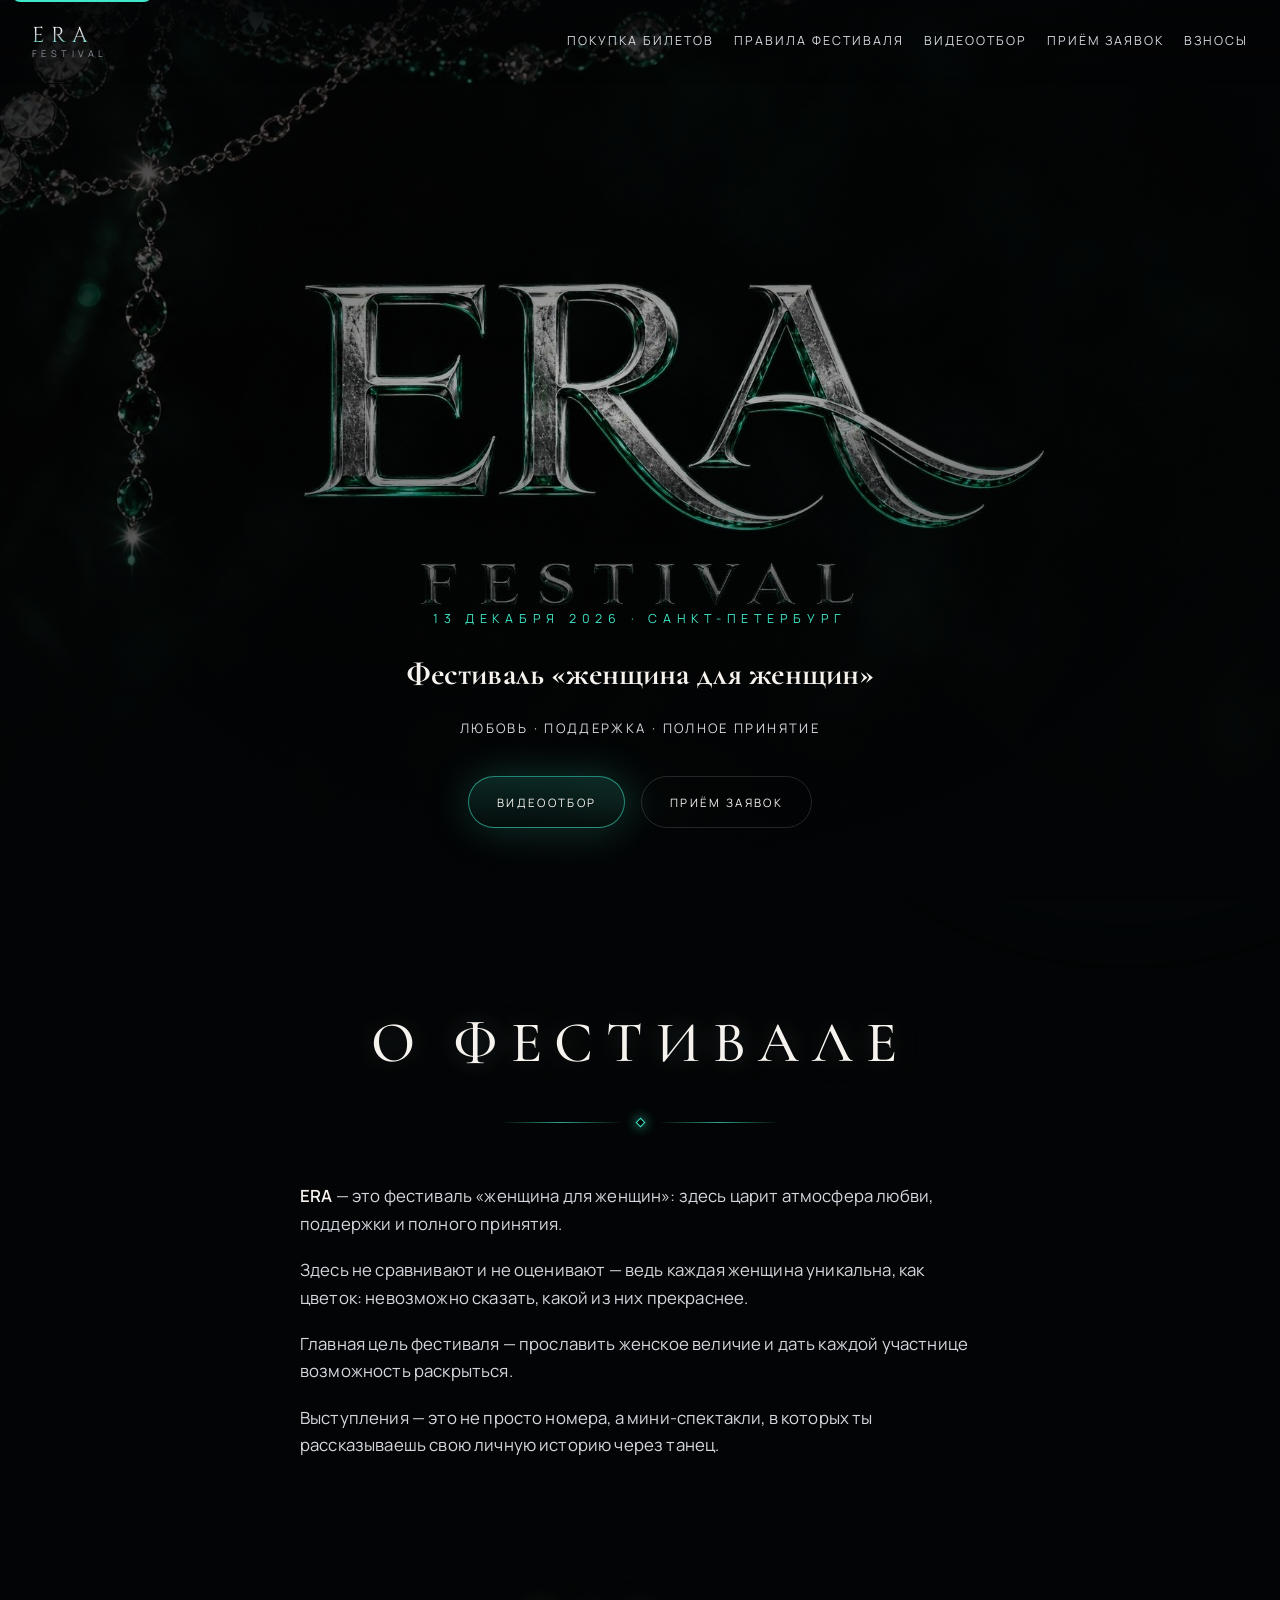
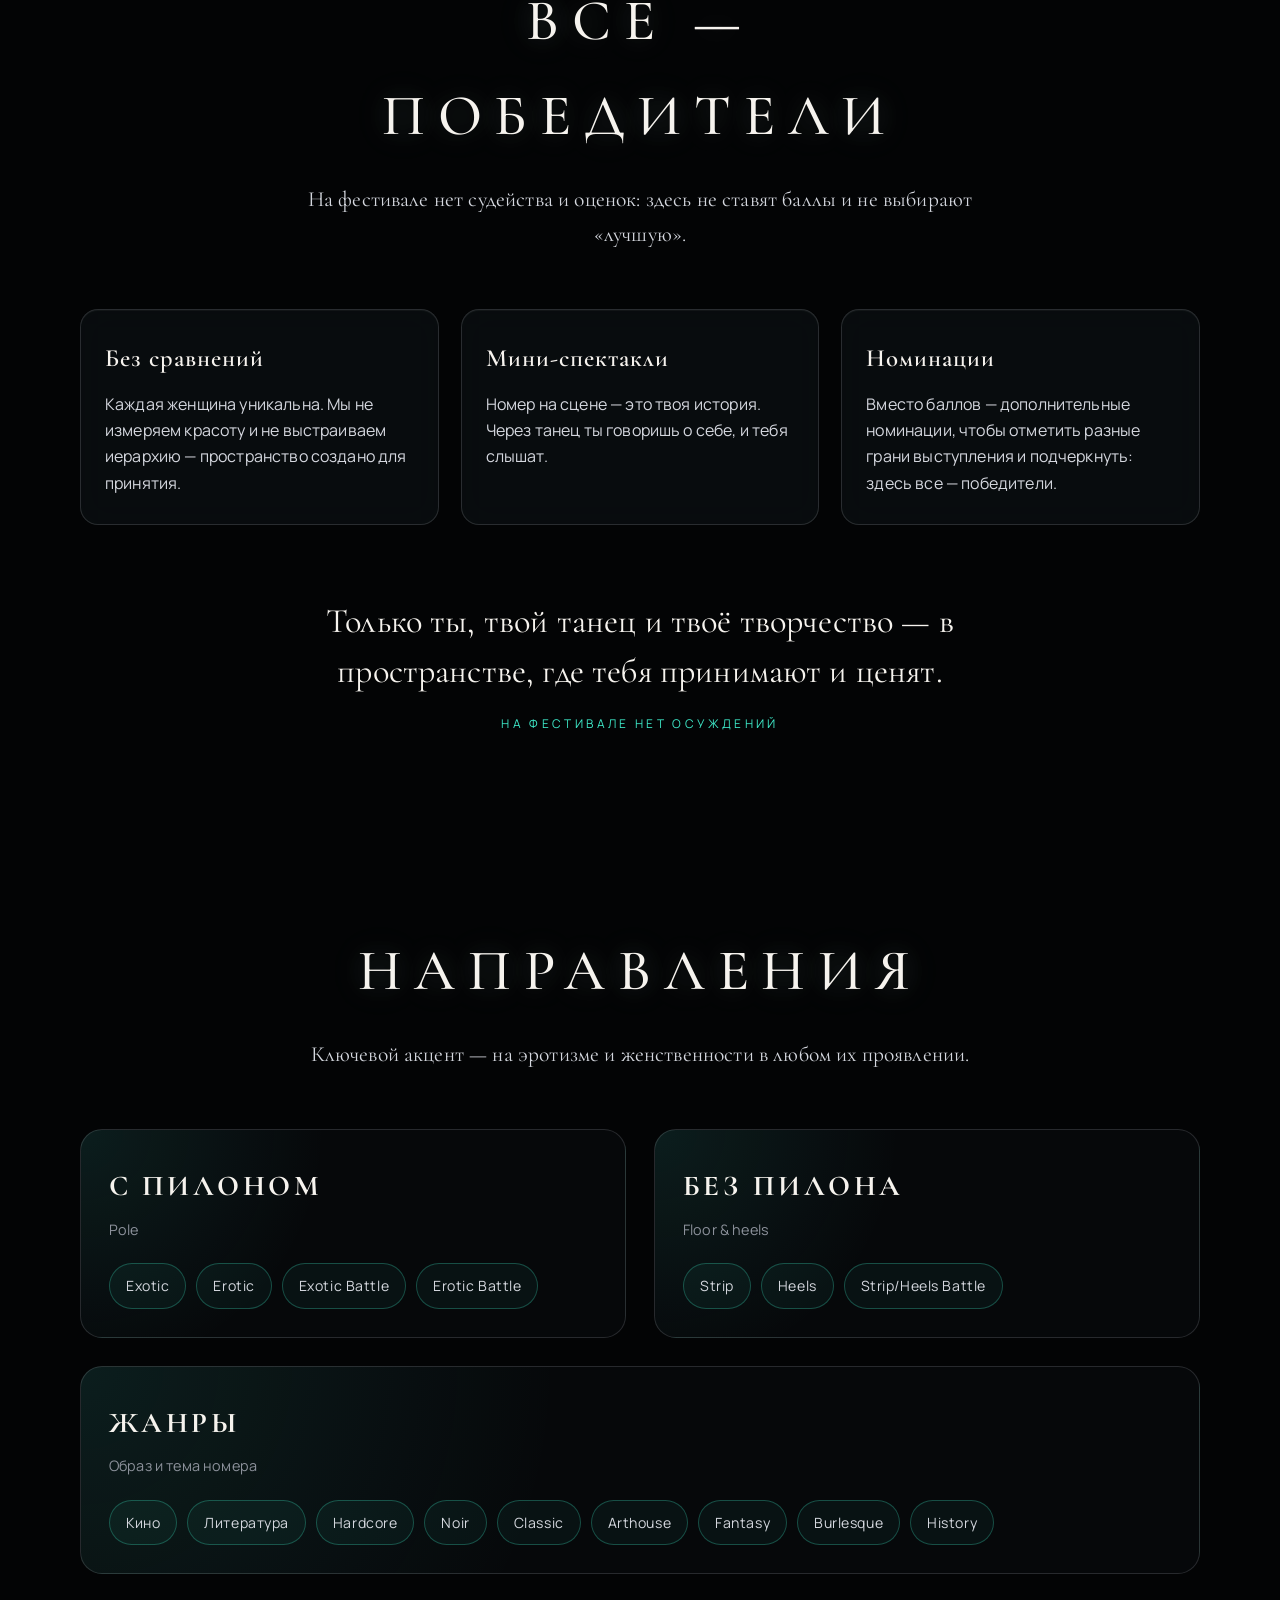
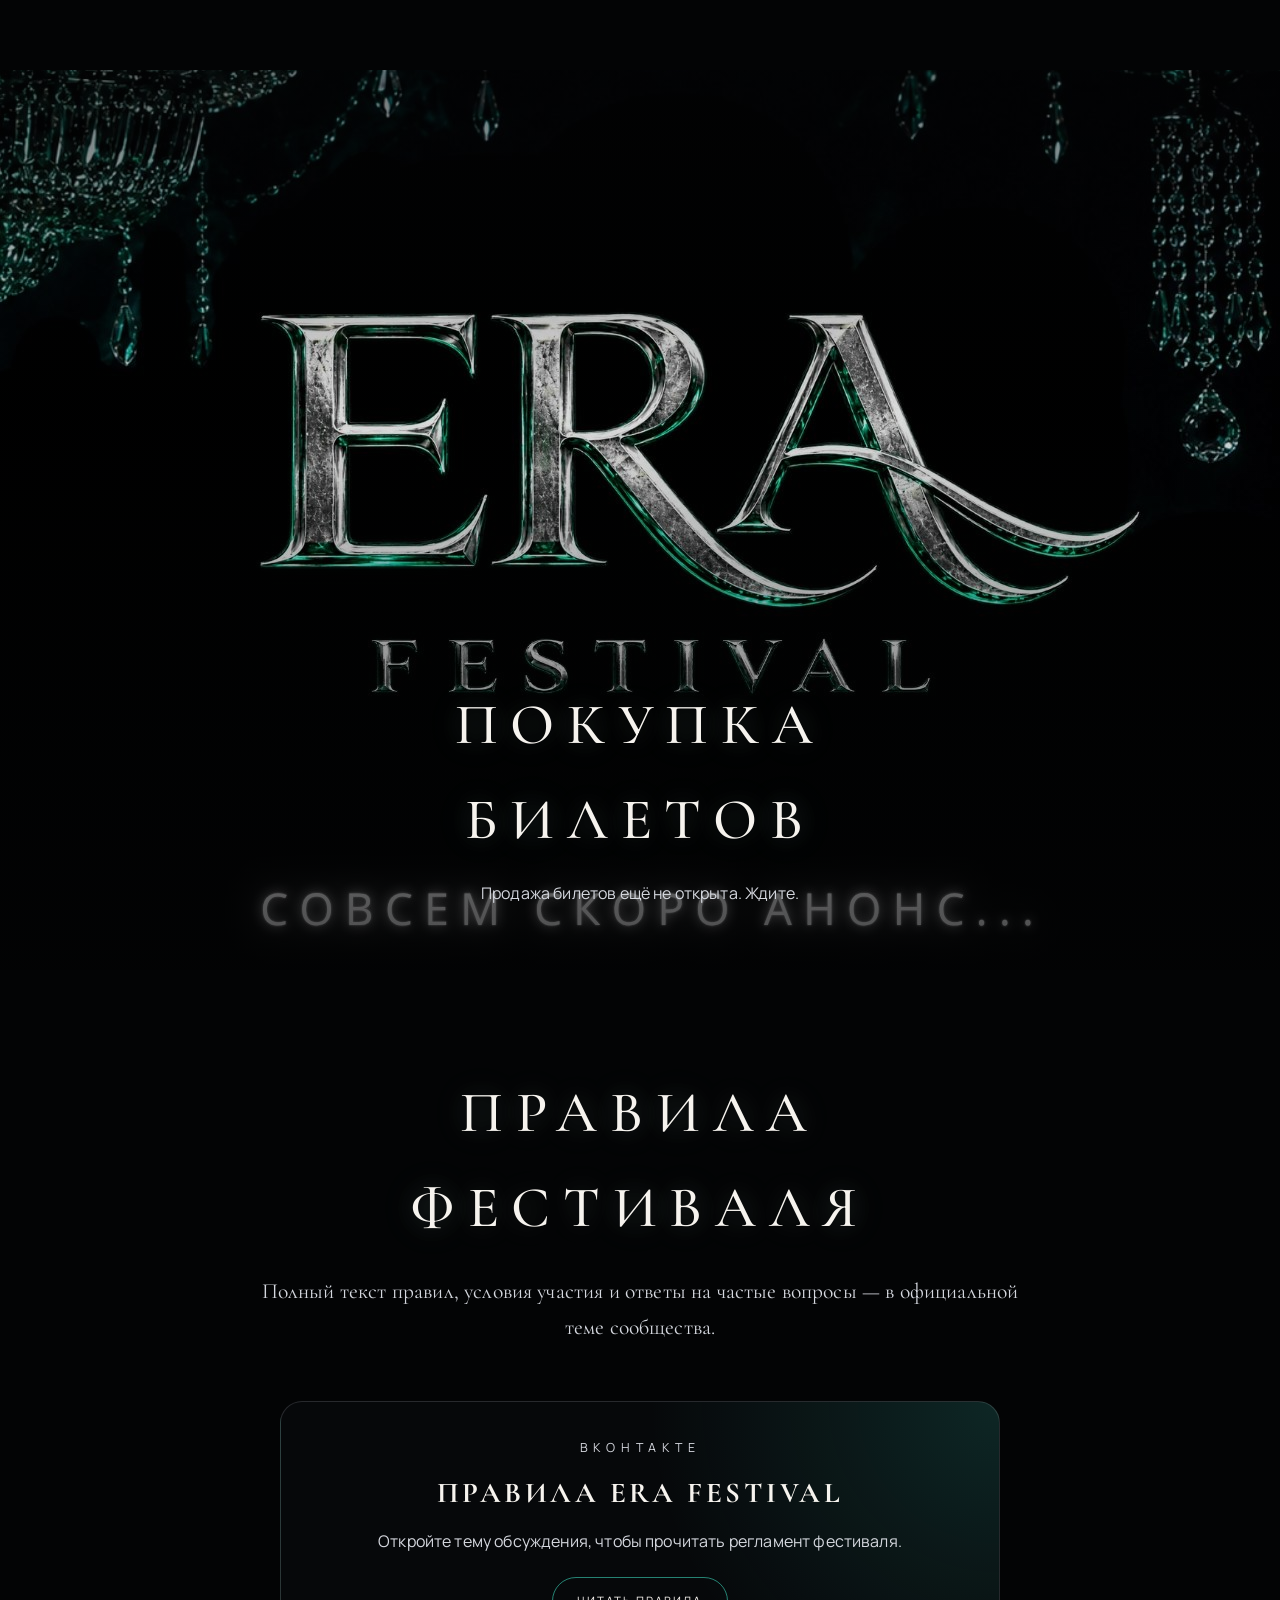
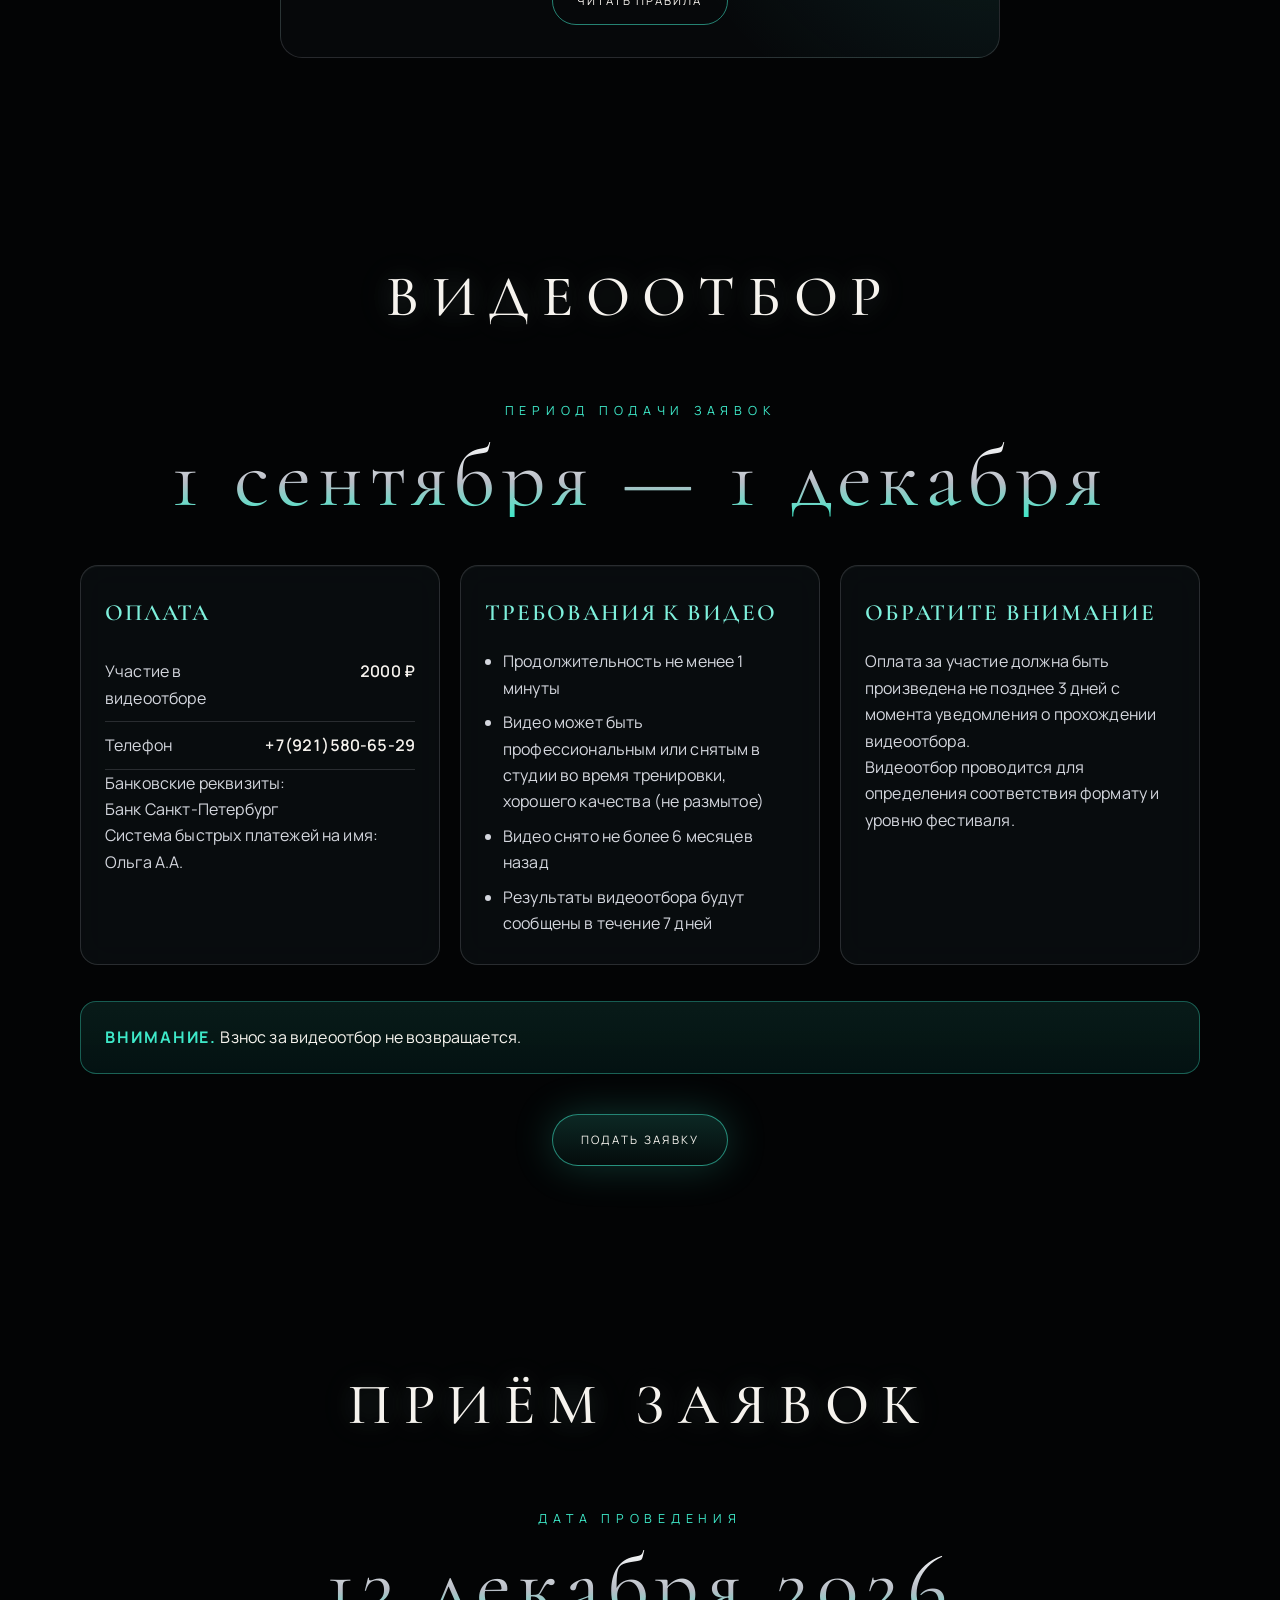
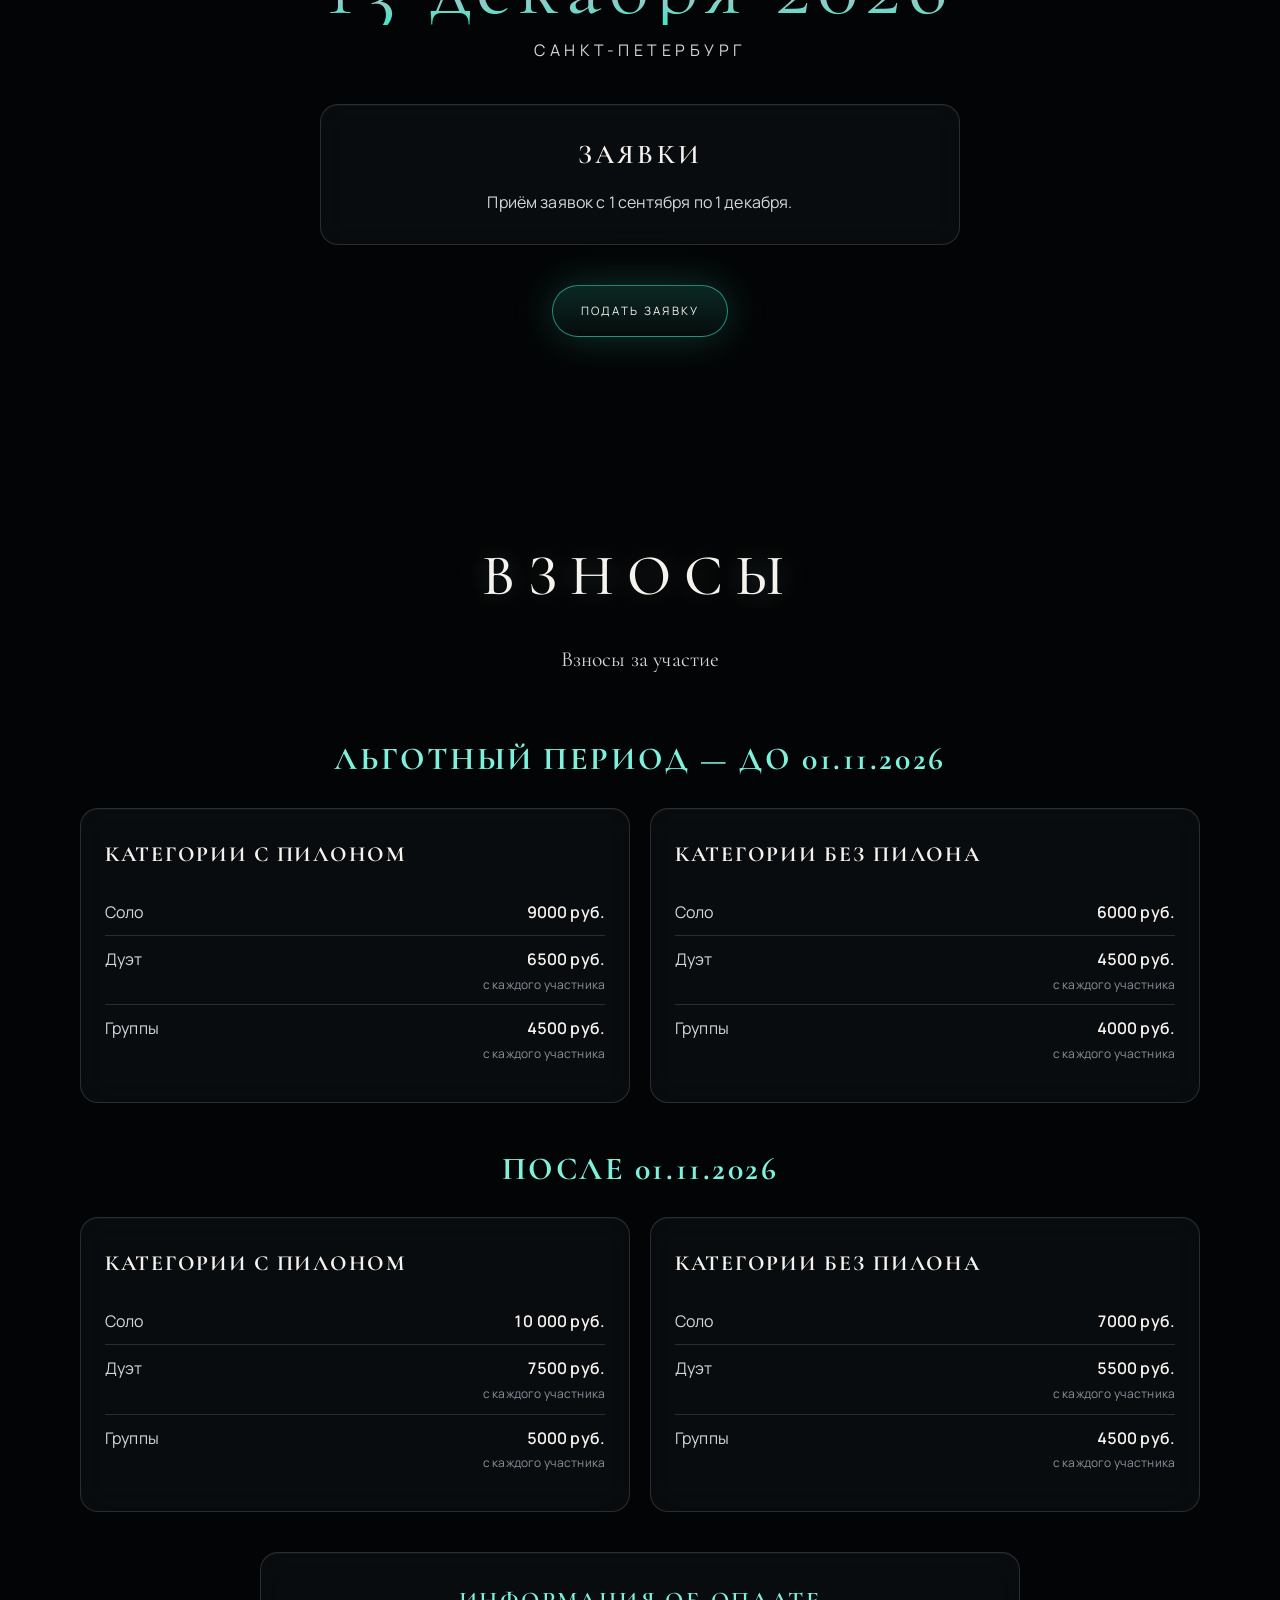
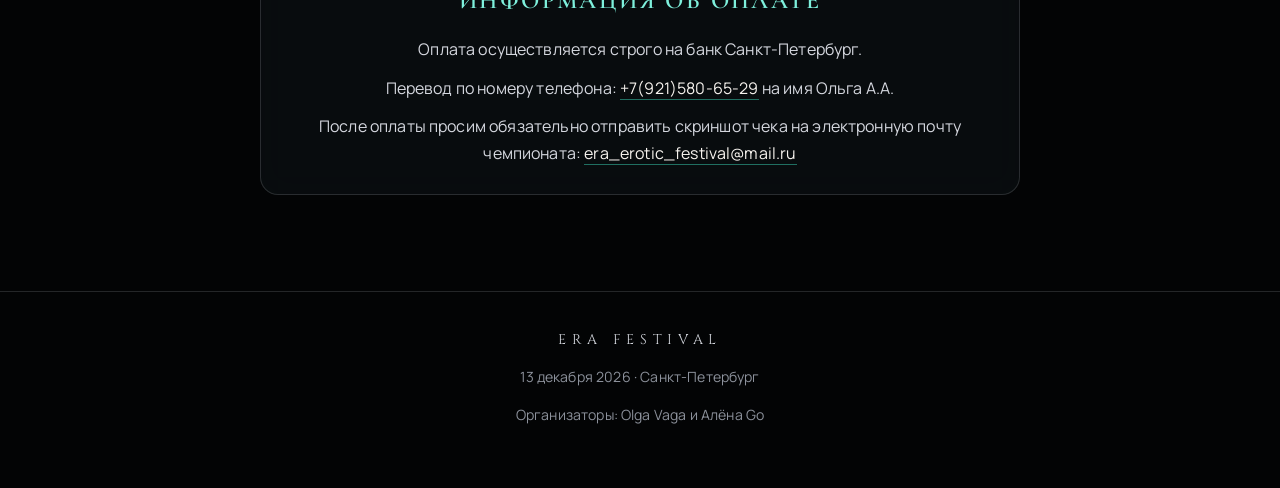
<file: index.html>
<!DOCTYPE html>
<html lang="ru">
<head>
  <meta charset="UTF-8">
  <meta name="viewport" content="width=device-width, initial-scale=1.0">
  <title>ERA Festival — женщина для женщин</title>
  <meta name="description" content="ERA — фестиваль «женщина для женщин»: любовь, поддержка и полное принятие. Санкт-Петербург, 13 декабря 2026.">
  <link rel="icon" href="images/logo.jpg">
  <link rel="preconnect" href="https://fonts.googleapis.com">
  <link rel="preconnect" href="https://fonts.gstatic.com" crossorigin>
  <link href="https://fonts.googleapis.com/css2?family=Cinzel:wght@500;700&family=Cormorant+Garamond:wght@500;600&family=Manrope:wght@400;500;600&display=swap" rel="stylesheet">
  <link rel="stylesheet" href="css/style.css">
</head>
<body>
  <a class="skip-link" href="#content">К содержанию</a>
  <div class="grain" aria-hidden="true"></div>
  <div class="glow-orbs" aria-hidden="true"></div>

  <header class="site-header">
    <a class="logo" href="#top" aria-label="ERA Festival — на главную">
      <span class="logo-era">ERA</span>
      <span class="logo-fest">Festival</span>
    </a>
    <button class="nav-toggle" type="button" aria-expanded="false" aria-label="Открыть меню">
      <span></span>
    </button>
    <nav class="nav" aria-label="Основное меню">
      <a href="#tickets">Покупка билетов</a>
      <a href="#rules">Правила фестиваля</a>
      <a href="#video">Видеоотбор</a>
      <a href="#apply">Приём заявок</a>
      <a href="#fees">Взносы</a>
    </nav>
  </header>

  <main id="content">
    <section class="hero" id="top">
      <div class="hero-media">
        <img src="images/logo-3.jpg" alt="ERA Festival">
      </div>
      <div class="hero-shade"></div>
      <div class="hero-content">
        <p class="kicker reveal">13 декабря 2026 · Санкт-Петербург</p>
        <h1 class="hero-lead reveal delay-1">Фестиваль «женщина для женщин»</h1>
        <p class="hero-meta reveal delay-2">любовь · поддержка · полное принятие</p>
        <div class="hero-actions reveal delay-2">
          <a class="btn" href="#video">Видеоотбор</a>
          <a class="btn btn-ghost" href="#apply">Приём заявок</a>
        </div>
      </div>
    </section>

    <section class="section">
      <div class="wrap">
        <div class="section-head">
          <h2 class="section-title">О фестивале</h2>
          <div class="ornament" aria-hidden="true"><i></i></div>
        </div>
        <div class="prose centered">
          <p><strong>ERA</strong> — это фестиваль «женщина для женщин»: здесь царит атмосфера любви, поддержки и полного принятия.</p>
          <p>Здесь не сравнивают и не оценивают — ведь каждая женщина уникальна, как цветок: невозможно сказать, какой из них прекраснее.</p>
          <p>Главная цель фестиваля — прославить женское величие и дать каждой участнице возможность раскрыться.</p>
          <p>Выступления — это не просто номера, а мини-спектакли, в которых ты рассказываешь свою личную историю через танец.</p>
        </div>
      </div>
    </section>

    <section class="section tight">
      <div class="wrap">
        <div class="section-head">
          <h2 class="section-title">Все — победители</h2>
          <p class="lede">На фестивале нет судейства и оценок: здесь не ставят баллы и не выбирают «лучшую».</p>
        </div>
        <div class="principles">
          <article class="card">
            <h3>Без сравнений</h3>
            <p>Каждая женщина уникальна. Мы не измеряем красоту и не выстраиваем иерархию — пространство создано для принятия.</p>
          </article>
          <article class="card">
            <h3>Мини-спектакли</h3>
            <p>Номер на сцене — это твоя история. Через танец ты говоришь о себе, и тебя слышат.</p>
          </article>
          <article class="card">
            <h3>Номинации</h3>
            <p>Вместо баллов — дополнительные номинации, чтобы отметить разные грани выступления и подчеркнуть: здесь все — победители.</p>
          </article>
        </div>
        <blockquote class="quote">
          Только ты, твой танец и твоё творчество — в пространстве, где тебя принимают и ценят.
          <span>На фестивале нет осуждений</span>
        </blockquote>
      </div>
    </section>

    <section class="section">
      <div class="wrap">
        <div class="section-head">
          <h2 class="section-title">Направления</h2>
          <p class="lede">Ключевой акцент — на эротизме и женственности в любом их проявлении.</p>
        </div>
        <div class="directions">
          <div class="dir-col">
            <h3>С пилоном</h3>
            <p class="hint">Pole</p>
            <div class="chips">
              <span class="chip">Exotic</span>
              <span class="chip">Erotic</span>
              <span class="chip">Exotic Battle</span>
              <span class="chip">Erotic Battle</span>
            </div>
          </div>
          <div class="dir-col">
            <h3>Без пилона</h3>
            <p class="hint">Floor &amp; heels</p>
            <div class="chips">
              <span class="chip">Strip</span>
              <span class="chip">Heels</span>
              <span class="chip">Strip/Heels Battle</span>
            </div>
          </div>
          <div class="dir-col dir-col--genres">
            <h3>Жанры</h3>
            <p class="hint">Образ и тема номера</p>
            <div class="chips">
              <span class="chip">Кино</span>
              <span class="chip">Литература</span>
              <span class="chip">Hardcore</span>
              <span class="chip">Noir</span>
              <span class="chip">Classic</span>
              <span class="chip">Arthouse</span>
              <span class="chip">Fantasy</span>
              <span class="chip">Burlesque</span>
              <span class="chip">History</span>
            </div>
          </div>
        </div>
      </div>
    </section>

    <section class="tickets-screen page-block" id="tickets">
      <div class="tickets-screen__media">
        <img src="images/announce.jpg" alt="Совсем скоро анонс ERA Festival">
      </div>
      <div class="tickets-screen__shade"></div>
      <div class="tickets-screen__content">
        <h2 class="section-title">Покупка билетов</h2>
        <p>Продажа билетов ещё не открыта. Ждите.</p>
      </div>
    </section>

    <section class="section page-block" id="rules">
      <div class="wrap">
        <div class="section-head">
          <h2 class="section-title">Правила фестиваля</h2>
          <p class="lede">Полный текст правил, условия участия и ответы на частые вопросы — в официальной теме сообщества.</p>
        </div>
        <a class="rules-card" href="https://vk.ru/topic-240938955_67343217" target="_blank" rel="noopener noreferrer">
          <p class="kicker">ВКонтакте</p>
          <h3>Правила ERA Festival</h3>
          <p>Откройте тему обсуждения, чтобы прочитать регламент фестиваля.</p>
          <span class="rules-card__action">Читать правила</span>
        </a>
      </div>
    </section>

    <section class="section page-block" id="video">
      <div class="wrap">
        <div class="section-head">
          <h2 class="section-title">Видеоотбор</h2>
        </div>

        <div class="event-date spaced">
          <p class="kicker">Период подачи заявок</p>
          <p class="day period">1 сентября — 1 декабря</p>
        </div>

        <div class="info-grid">
          <article class="card info-card">
            <h3>Оплата</h3>
            <div class="pay-line"><span>Участие в видеоотборе</span><b>2000 ₽</b></div>
            <div class="pay-line"><span>Телефон</span><b><a href="tel:+79215806529">+7(921)580-65-29</a></b></div>
            <p class="stack-gap">Банковские реквизиты: <br/> Банк Санкт-Петербург <br/> Система быстрых платежей на имя: Ольга А.А.</p>
          </article>

          <article class="card info-card">
            <h3>Требования к видео</h3>
            <ul>
              <li>Продолжительность не менее 1 минуты</li>
              <li>Видео может быть профессиональным или снятым в студии во время тренировки, хорошего качества (не размытое)</li>
              <li>Видео снято не более 6 месяцев назад</li>
              <li>Результаты видеоотбора будут сообщены в течение 7 дней</li>
            </ul>
          </article>

          <article class="card info-card">
            <h3>Обратите внимание</h3>
            <p>Оплата за участие должна быть произведена не позднее 3 дней с момента уведомления о прохождении видеоотбора.</p>
            <p class="stack-gap">Видеоотбор проводится для определения соответствия формату и уровню фестиваля.</p>
          </article>
        </div>

        <div class="alert">
          <strong>Внимание.</strong>
          Взнос за видеоотбор не возвращается.
        </div>

        <div class="cta-row">
          <button class="btn" type="button" data-apply>
            Подать заявку
          </button>
        </div>
      </div>
    </section>

    <section class="section page-block" id="apply">
      <div class="wrap">
        <div class="section-head">
          <h2 class="section-title">Приём заявок</h2>
        </div>

        <div class="event-date">
          <p class="kicker">Дата проведения</p>
          <p class="day">13 декабря 2026</p>
          <p class="place">Санкт-Петербург</p>
        </div>

        <article class="card apply-card">
          <h3>Заявки</h3>
          <p>Приём заявок с 1 сентября по 1 декабря.</p>
        </article>

        <div class="cta-row">
          <button class="btn" type="button" data-apply>
            Подать заявку
          </button>
        </div>
      </div>
    </section>

    <section class="section page-block" id="fees">
      <div class="wrap">
        <div class="section-head">
          <h2 class="section-title">Взносы</h2>
          <p class="lede">Взносы за участие</p>
        </div>

        <div class="fee-period">
          <h3>Льготный период — до 01.11.2026</h3>
          <div class="fees-grid">
            <article class="card">
              <h4>Категории с пилоном</h4>
              <div class="pay-line"><span>Соло</span><b>9000 руб.</b></div>
              <div class="pay-line"><span>Дуэт</span><b>6500 руб. <span>с каждого участника</span></b></div>
              <div class="pay-line"><span>Группы</span><b>4500 руб. <span>с каждого участника</span></b></div>
            </article>
            <article class="card">
              <h4>Категории без пилона</h4>
              <div class="pay-line"><span>Соло</span><b>6000 руб.</b></div>
              <div class="pay-line"><span>Дуэт</span><b>4500 руб. <span>с каждого участника</span></b></div>
              <div class="pay-line"><span>Группы</span><b>4000 руб. <span>с каждого участника</span></b></div>
            </article>
          </div>
        </div>

        <div class="fee-period">
          <h3>После 01.11.2026</h3>
          <div class="fees-grid">
            <article class="card">
              <h4>Категории с пилоном</h4>
              <div class="pay-line"><span>Соло</span><b>10 000 руб.</b></div>
              <div class="pay-line"><span>Дуэт</span><b>7500 руб. <span>с каждого участника</span></b></div>
              <div class="pay-line"><span>Группы</span><b>5000 руб. <span>с каждого участника</span></b></div>
            </article>
            <article class="card">
              <h4>Категории без пилона</h4>
              <div class="pay-line"><span>Соло</span><b>7000 руб.</b></div>
              <div class="pay-line"><span>Дуэт</span><b>5500 руб. <span>с каждого участника</span></b></div>
              <div class="pay-line"><span>Группы</span><b>4500 руб. <span>с каждого участника</span></b></div>
            </article>
          </div>
        </div>

        <article class="card pay-info">
          <h3>Информация об оплате</h3>
          <p>Оплата осуществляется строго на банк Санкт-Петербург.</p>
          <p>Перевод по номеру телефона: <a href="tel:+79215806529">+7(921)580-65-29</a> на имя Ольга А.А.</p>
          <p>После оплаты просим обязательно отправить скриншот чека на электронную почту чемпионата: <a href="mailto:era_erotic_festival@mail.ru">era_erotic_festival@mail.ru</a></p>
        </article>
      </div>
    </section>
  </main>

  <dialog class="modal apply-modal" id="apply-form" aria-labelledby="apply-form-title">
    <form class="apply-form" novalidate>
      <h2 id="apply-form-title">Подать заявку</h2>
      <p class="form-lead">Заполните поля для видеоотбора. Чек об оплате прикрепите файлом jpg, png или pdf.</p>

      <label>
        <span>Ф.И.О.</span>
        <input type="text" name="name" autocomplete="name" required>
      </label>

      <label>
        <span>Псевдоним</span>
        <input type="text" name="alias" autocomplete="nickname" placeholder="Если есть">
      </label>

      <label>
        <span>Город</span>
        <input type="text" name="city" autocomplete="address-level2" required>
      </label>

      <label>
        <span>Дата рождения</span>
        <input type="date" name="dateOfBirth" autocomplete="bday" required>
      </label>

      <label>
        <span>Категория</span>
        <select name="category" required>
          <option value="" disabled selected>Выберите категорию</option>
          <optgroup label="С пилоном">
            <option>Exotic</option>
            <option>Erotic</option>
            <option>Exotic Battle</option>
            <option>Erotic Battle</option>
          </optgroup>
          <optgroup label="Без пилона">
            <option>Strip</option>
            <option>Heels</option>
            <option>Strip/Heels Battle</option>
          </optgroup>
        </select>
      </label>

      <label>
        <span>Уровень</span>
        <select name="level" required>
          <option value="" disabled selected>Выберите уровень</option>
          <option>Дебют</option>
          <option>Начинающий</option>
          <option>Любитель</option>
          <option>Полупрофессионал</option>
          <option>Профессионал</option>
          <option>Старс</option>
          <option>Дуэты</option>
          <option>Группы</option>
        </select>
      </label>

      <label>
        <span>Жанр</span>
        <select name="genre" required>
          <option value="" disabled selected>Выберите жанр</option>
          <option>Кино</option>
          <option>Литература</option>
          <option>Hardcore</option>
          <option>Noir</option>
          <option>Classic</option>
          <option>Arthouse</option>
          <option>Fantasy</option>
          <option>Burlesque</option>
          <option>History</option>
        </select>
      </label>

      <label>
        <span>Ссылка на видео</span>
        <input type="url" name="videoLink" placeholder="https://..." required>
      </label>

      <label>
        <span>Танцевальный стаж</span>
        <input type="text" name="experience" placeholder="Например: 3 года" required>
      </label>

      <label>
        <span>Преподавательский стаж</span>
        <input type="text" name="teachingExperience" placeholder="Если преподаёте">
      </label>

      <label>
        <span>Контактный телефон</span>
        <input type="tel" name="phone" autocomplete="tel" placeholder="+7 (921) 000-00-00" required>
      </label>

      <label>
        <span>E-mail</span>
        <input type="email" name="email" autocomplete="email" placeholder="name@example.com" required>
      </label>

      <div class="form-row">
        <label>
          <span>Ссылка ВКонтакте</span>
          <input type="text" name="vkLink" placeholder="https://vk.com/...">
        </label>
        <label>
          <span>Ссылка в Telegram</span>
          <input type="text" name="tgLink" placeholder="https://t.me/... или @username">
        </label>
      </div>
      <label>
        <span>Ссылка на Instagram*</span>
        <input type="text" name="igLink" placeholder="https://instagram.com/...">
      </label>
      <p class="form-hint">Нужна хотя бы одна ссылка: VK, Telegram или Instagram.</p>

      <label class="file-field">
        <span>Чек об оплате видеоотбора</span>
        <input type="file" name="receipt" accept="image/jpeg,image/png,.jpg,.jpeg,.png,.pdf,application/pdf" required>
        <span class="file-drop">Нажмите, чтобы выбрать jpg, png или pdf</span>
      </label>
      <div class="file-progress" data-file-progress hidden>
        <span class="file-spinner" aria-hidden="true"></span>
        <div class="file-progress__track">
          <div class="file-progress__bar" data-file-bar></div>
        </div>
        <p class="file-progress__label" data-file-label>0%</p>
      </div>

      <p class="form-error" data-form-error hidden></p>
      <p class="form-ok" data-form-ok hidden>Заявка отправлена. Мы свяжемся с вами после проверки.</p>

      <label class="check-field">
        <input type="checkbox" name="rulesAccepted" value="yes">
        <span>С <a href="https://vk.ru/topic-240938955_67343217" target="_blank" rel="noopener noreferrer">правилами фестиваля</a> ознакомлен</span>
      </label>

      <div class="form-actions">
        <button class="btn" type="submit" data-submit disabled>Отправить</button>
        <button class="btn btn-ghost" type="button" data-close>Закрыть</button>
      </div>
      <p class="form-legal">* — признана экстремистской организацией на территории РФ</p>
    </form>
  </dialog>

  <footer class="site-footer">
    <div class="brand">ERA FESTIVAL</div>
    <p>13 декабря 2026 · Санкт-Петербург</p>
    <p>Организаторы: Olga Vaga и Алёна Go</p>
  </footer>

  <script src="js/config.js"></script>
  <script src="js/main.js"></script>
</body>
</html>
</file>
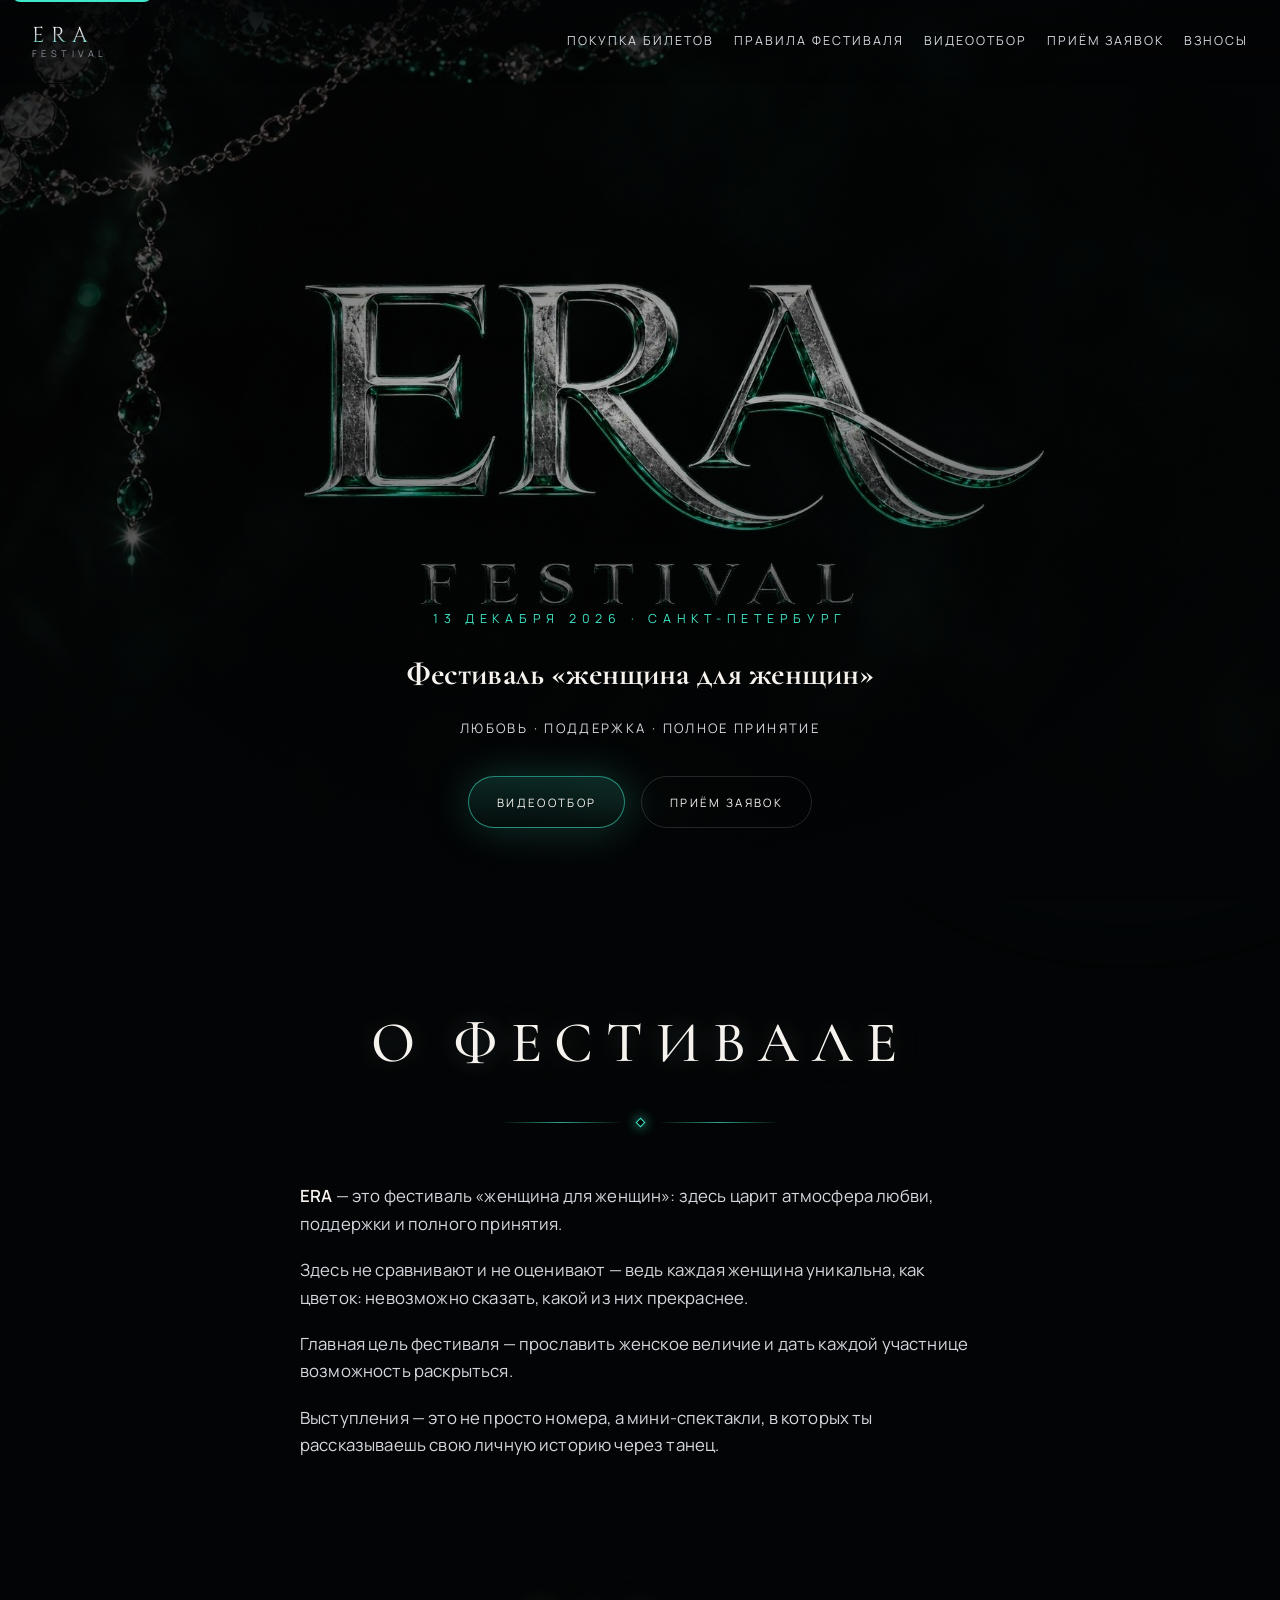
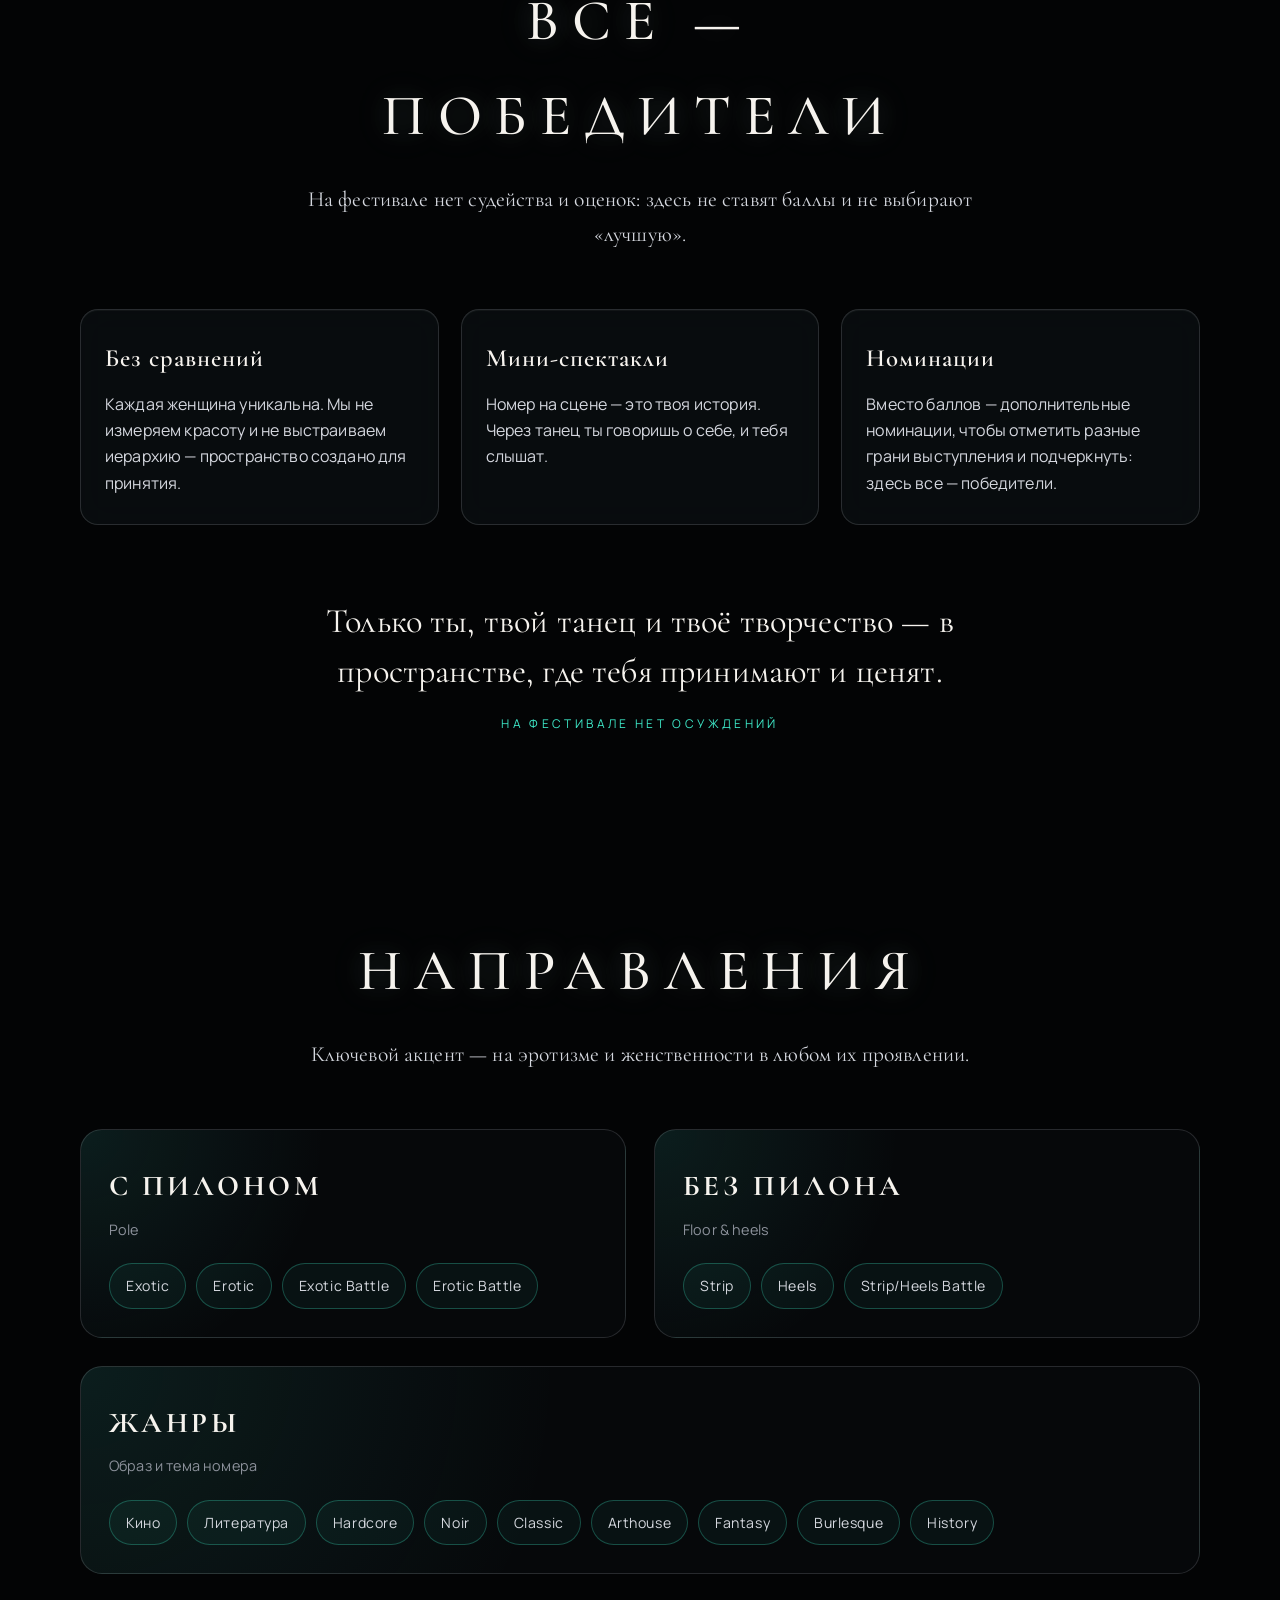
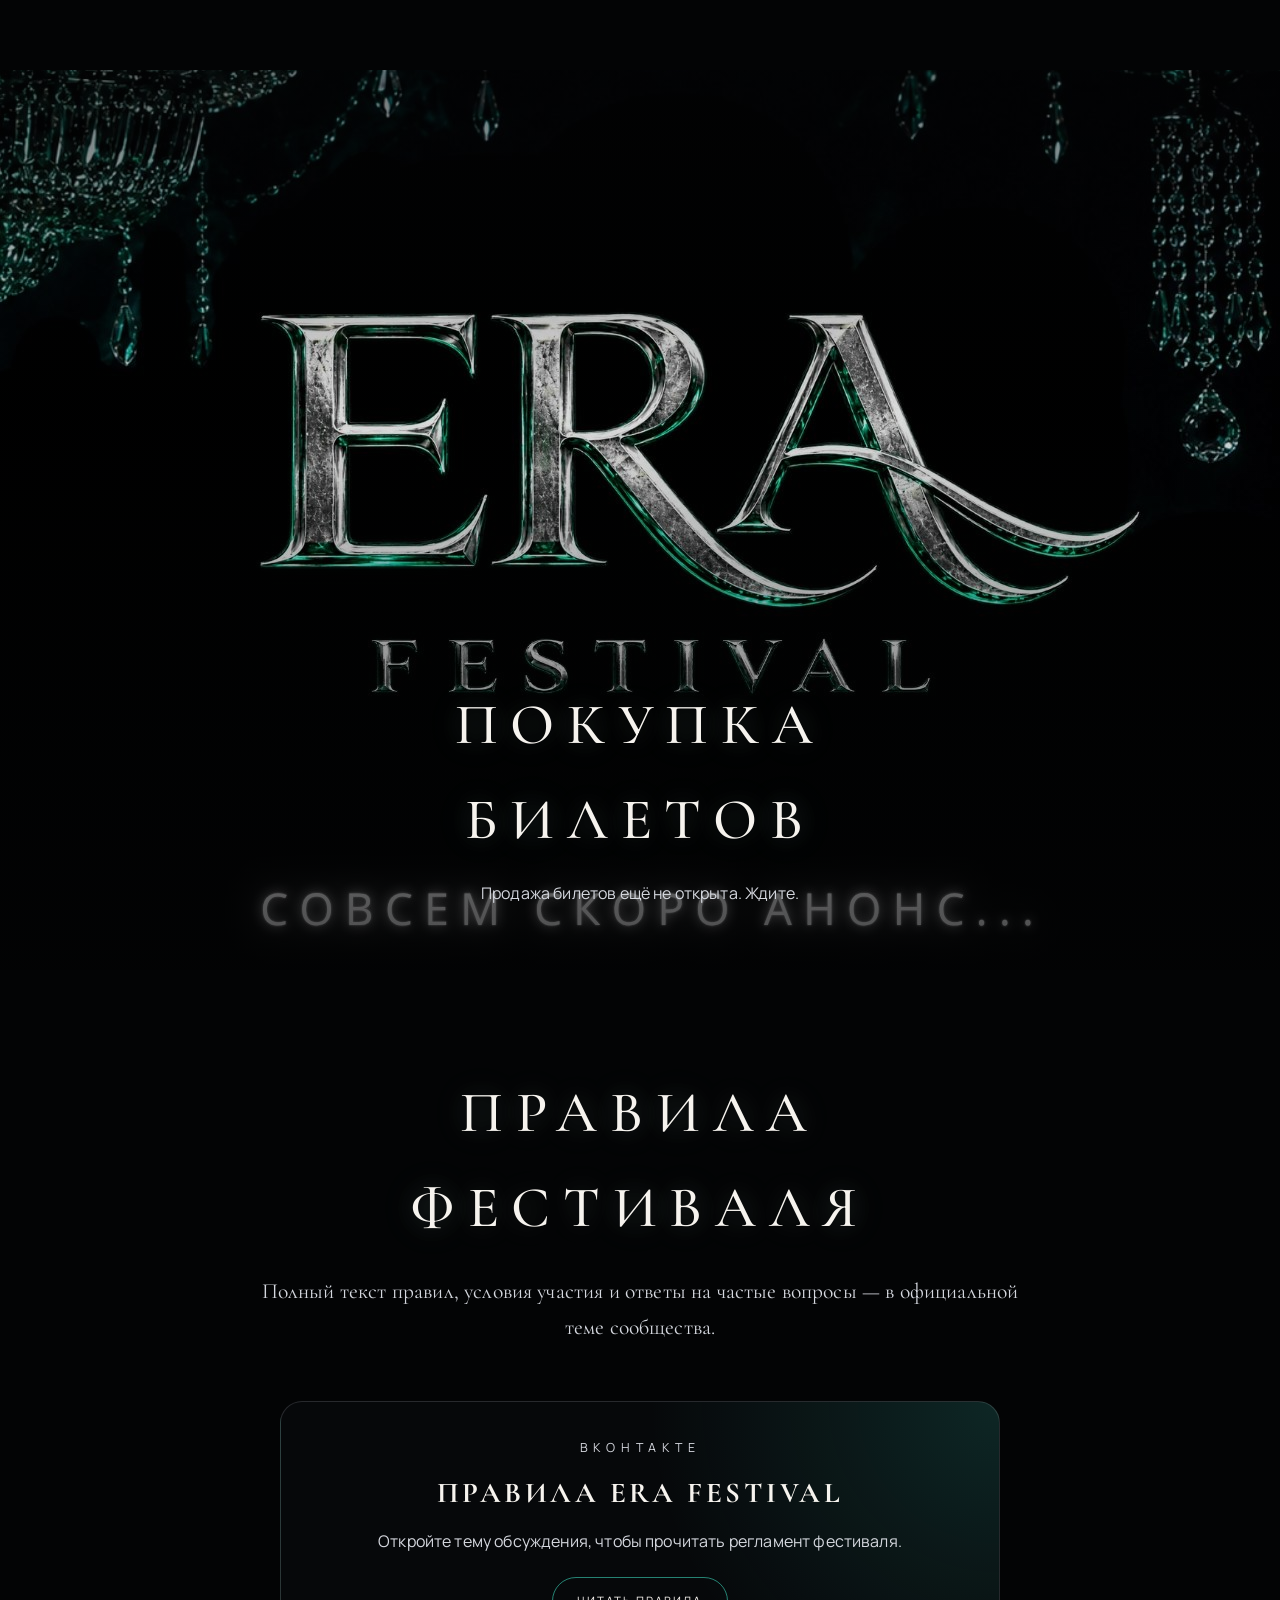
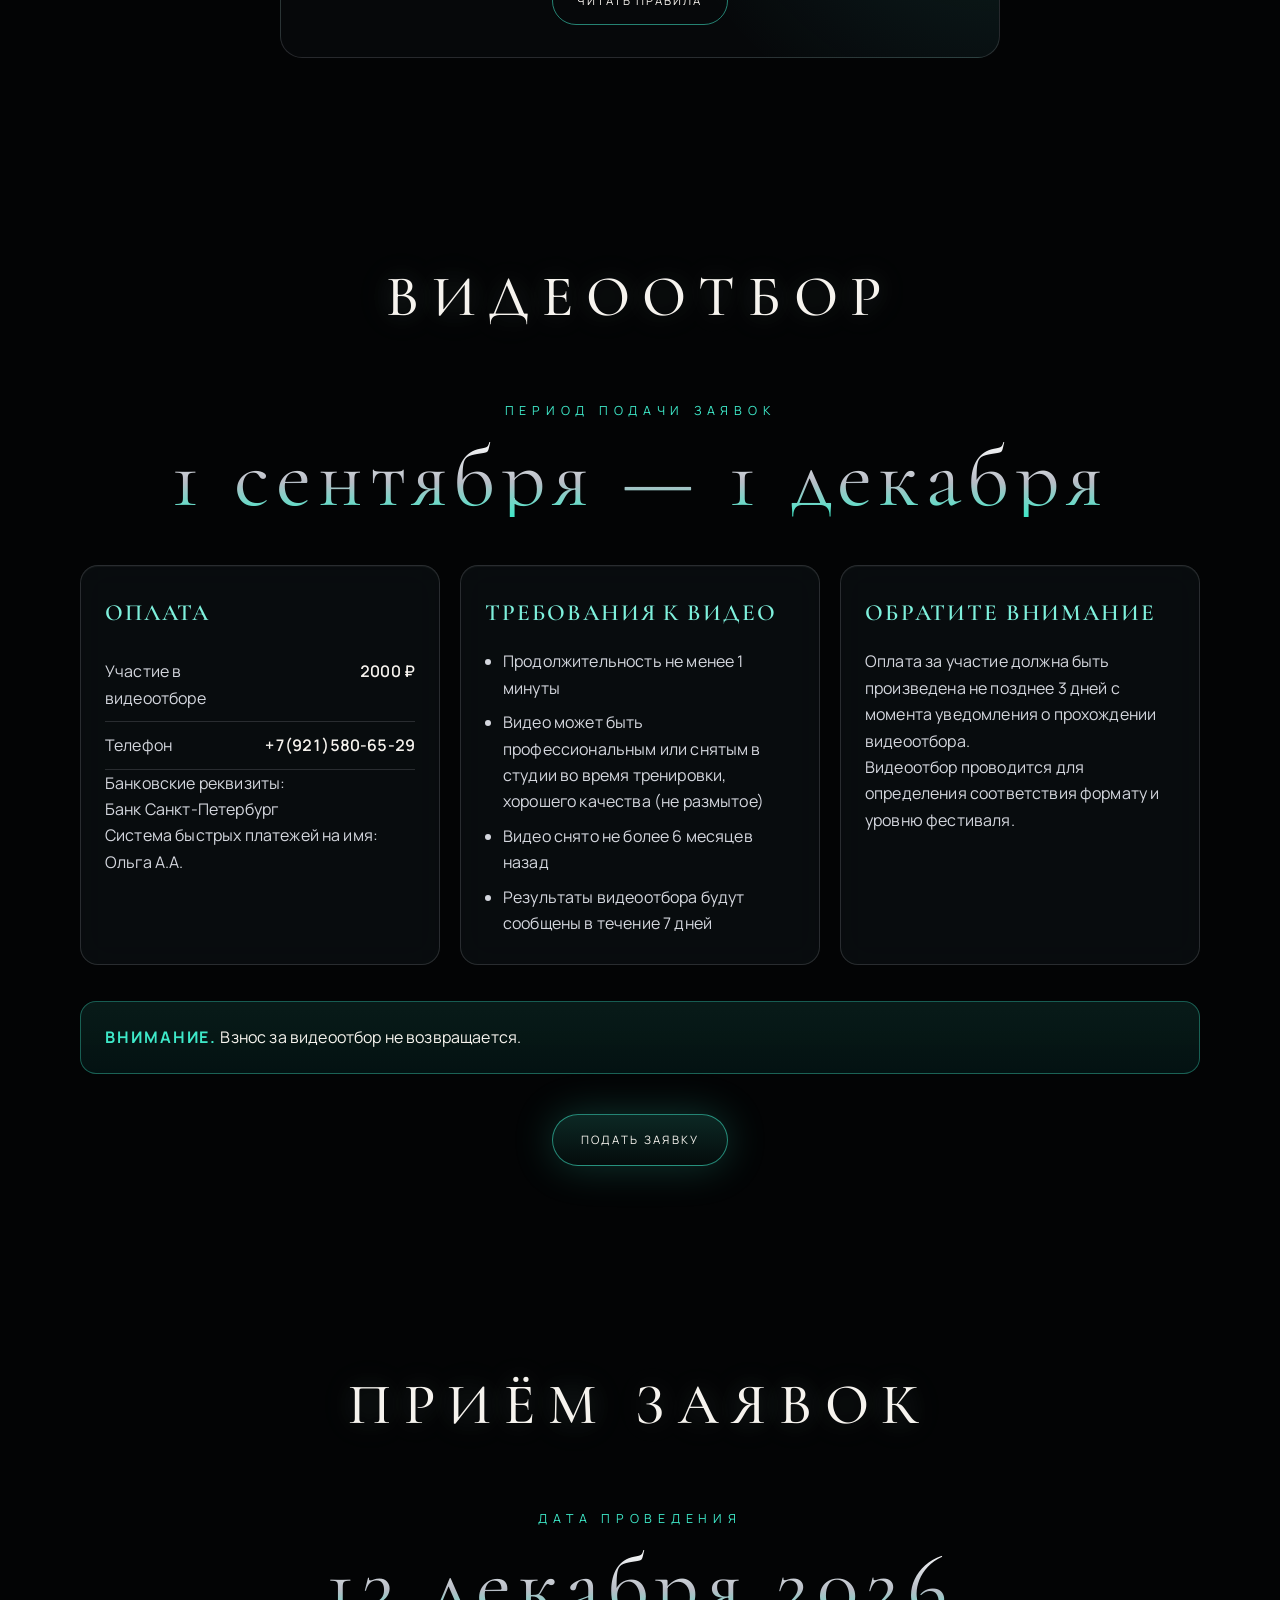
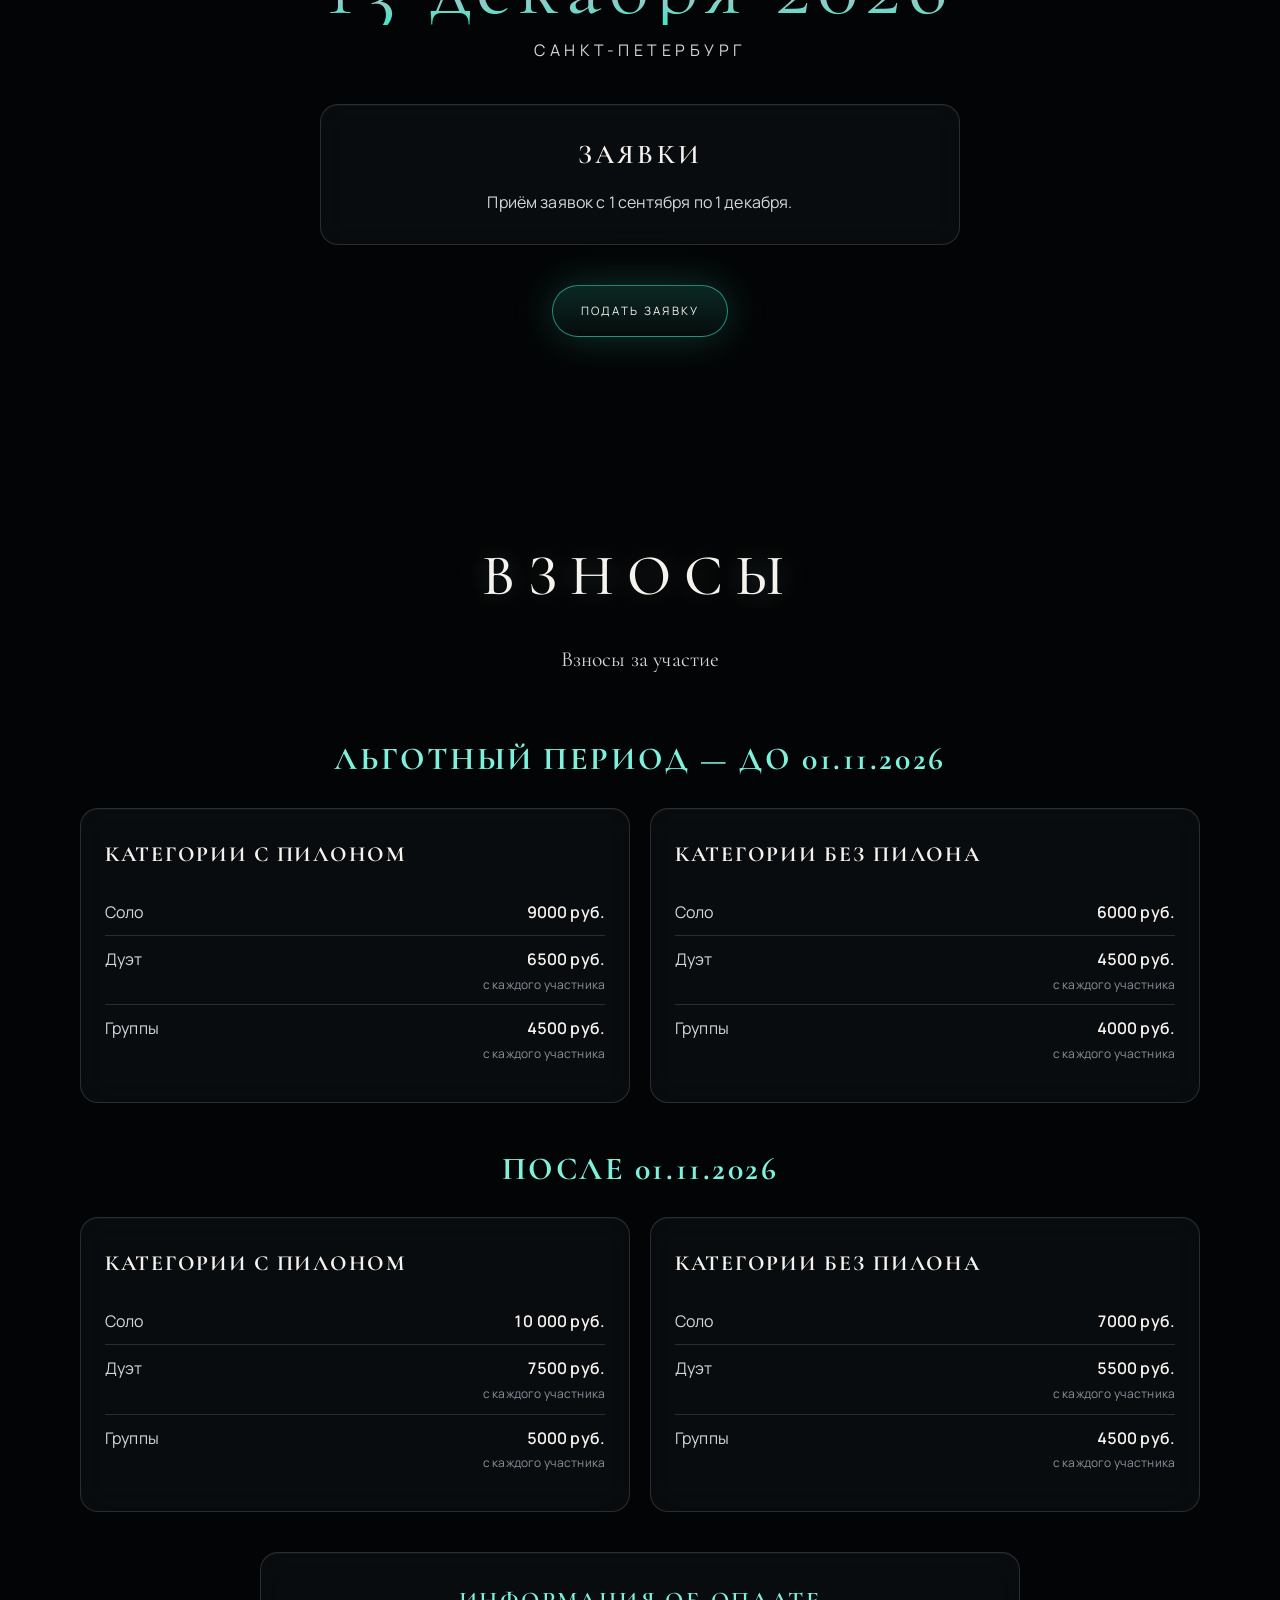
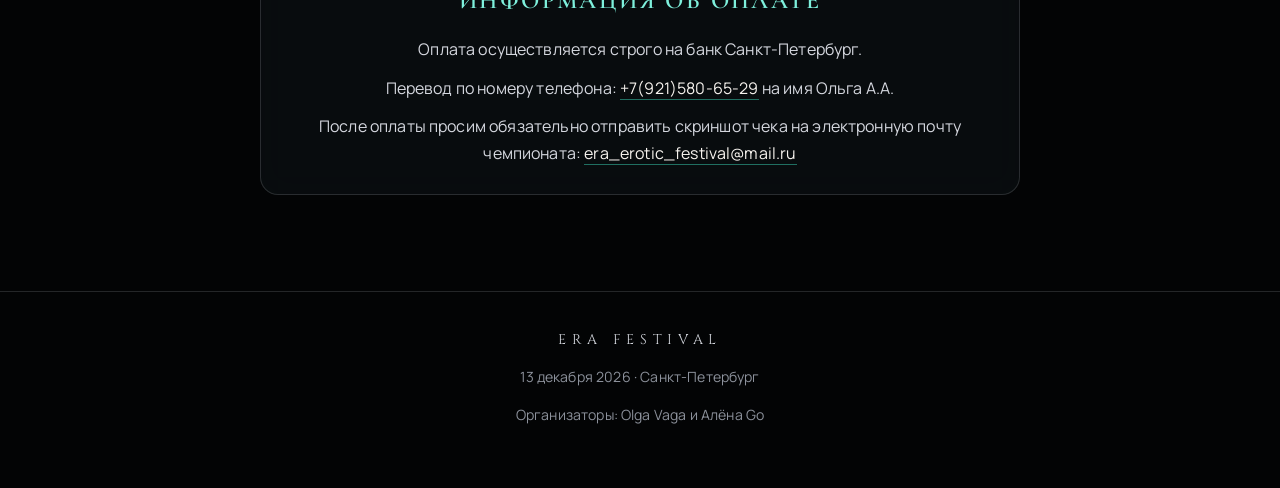
<file: apply.html>
<!DOCTYPE html>
<html lang="ru">
<head>
  <meta charset="UTF-8">
  <meta http-equiv="refresh" content="0; url=index.html#apply">
  <title>Приём заявок — ERA Festival</title>
  <script>location.replace("index.html#apply");</script>
</head>
<body></body>
</html>
</file>
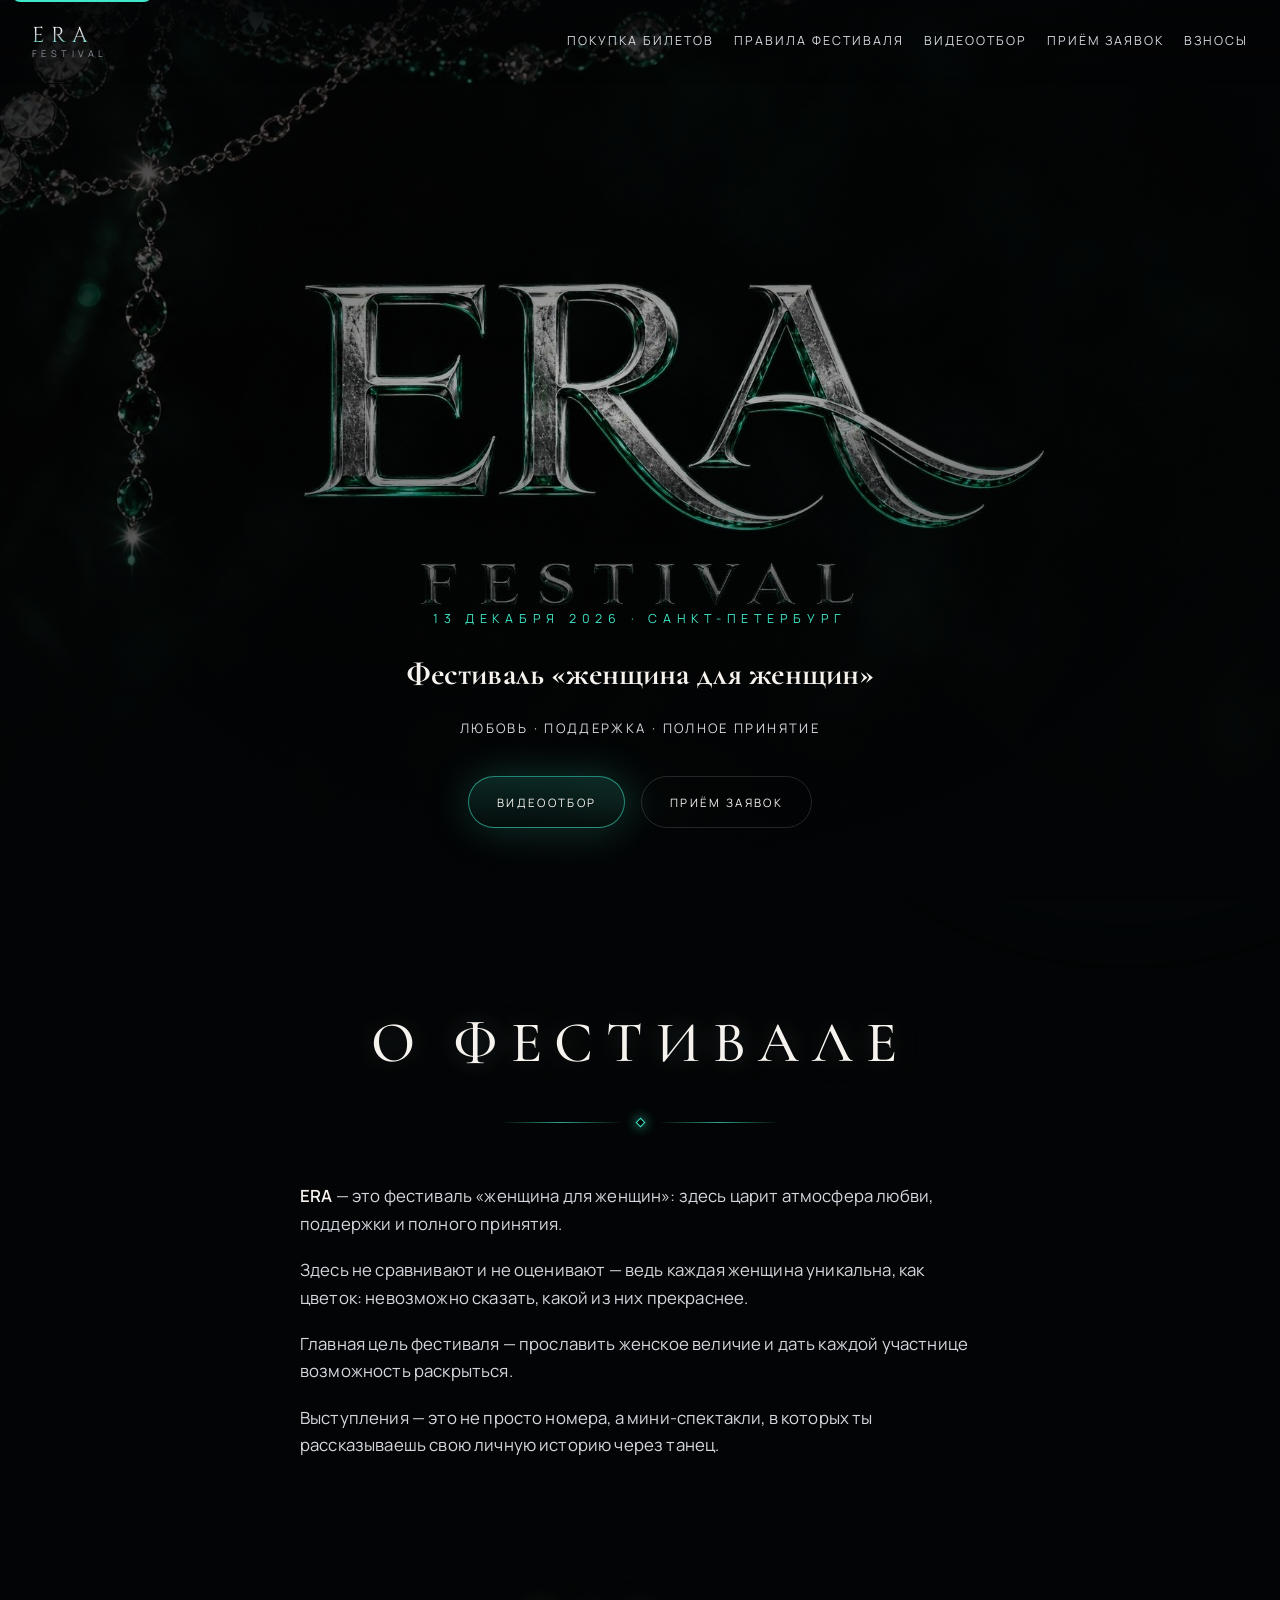
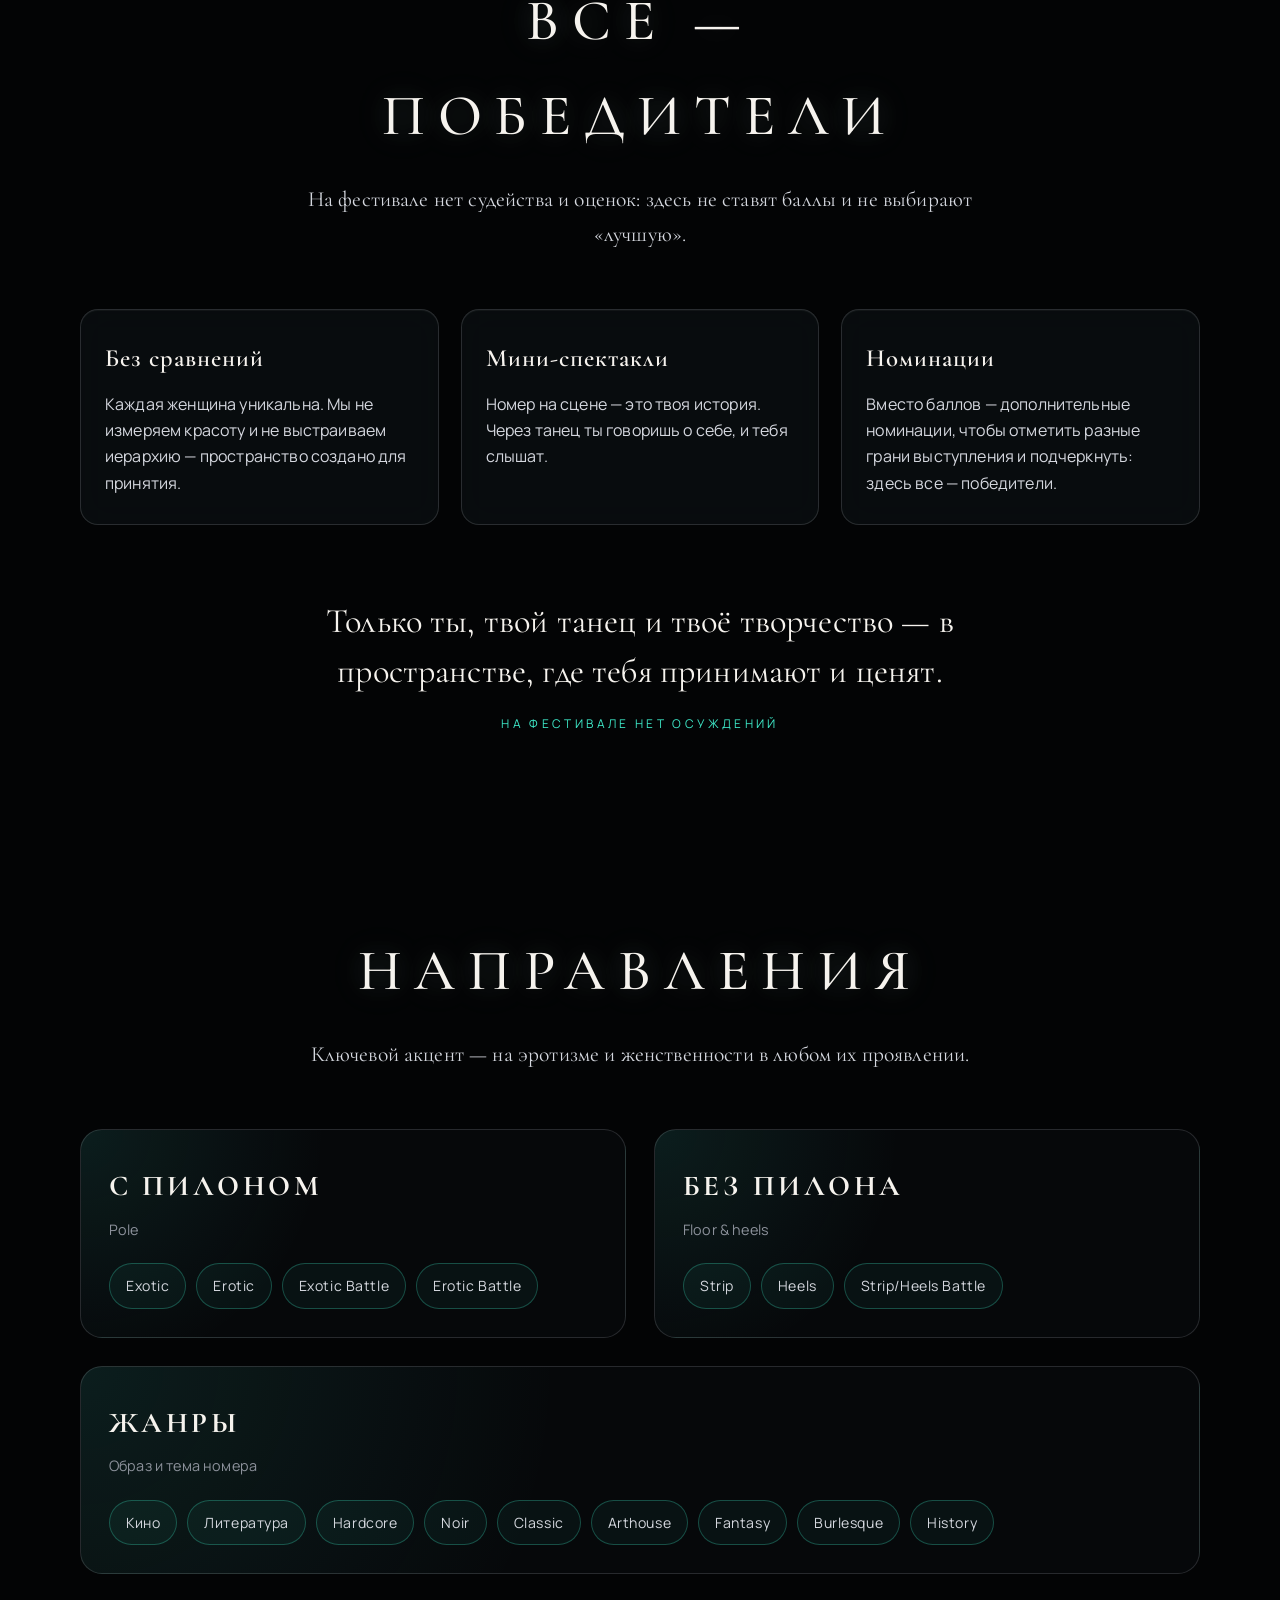
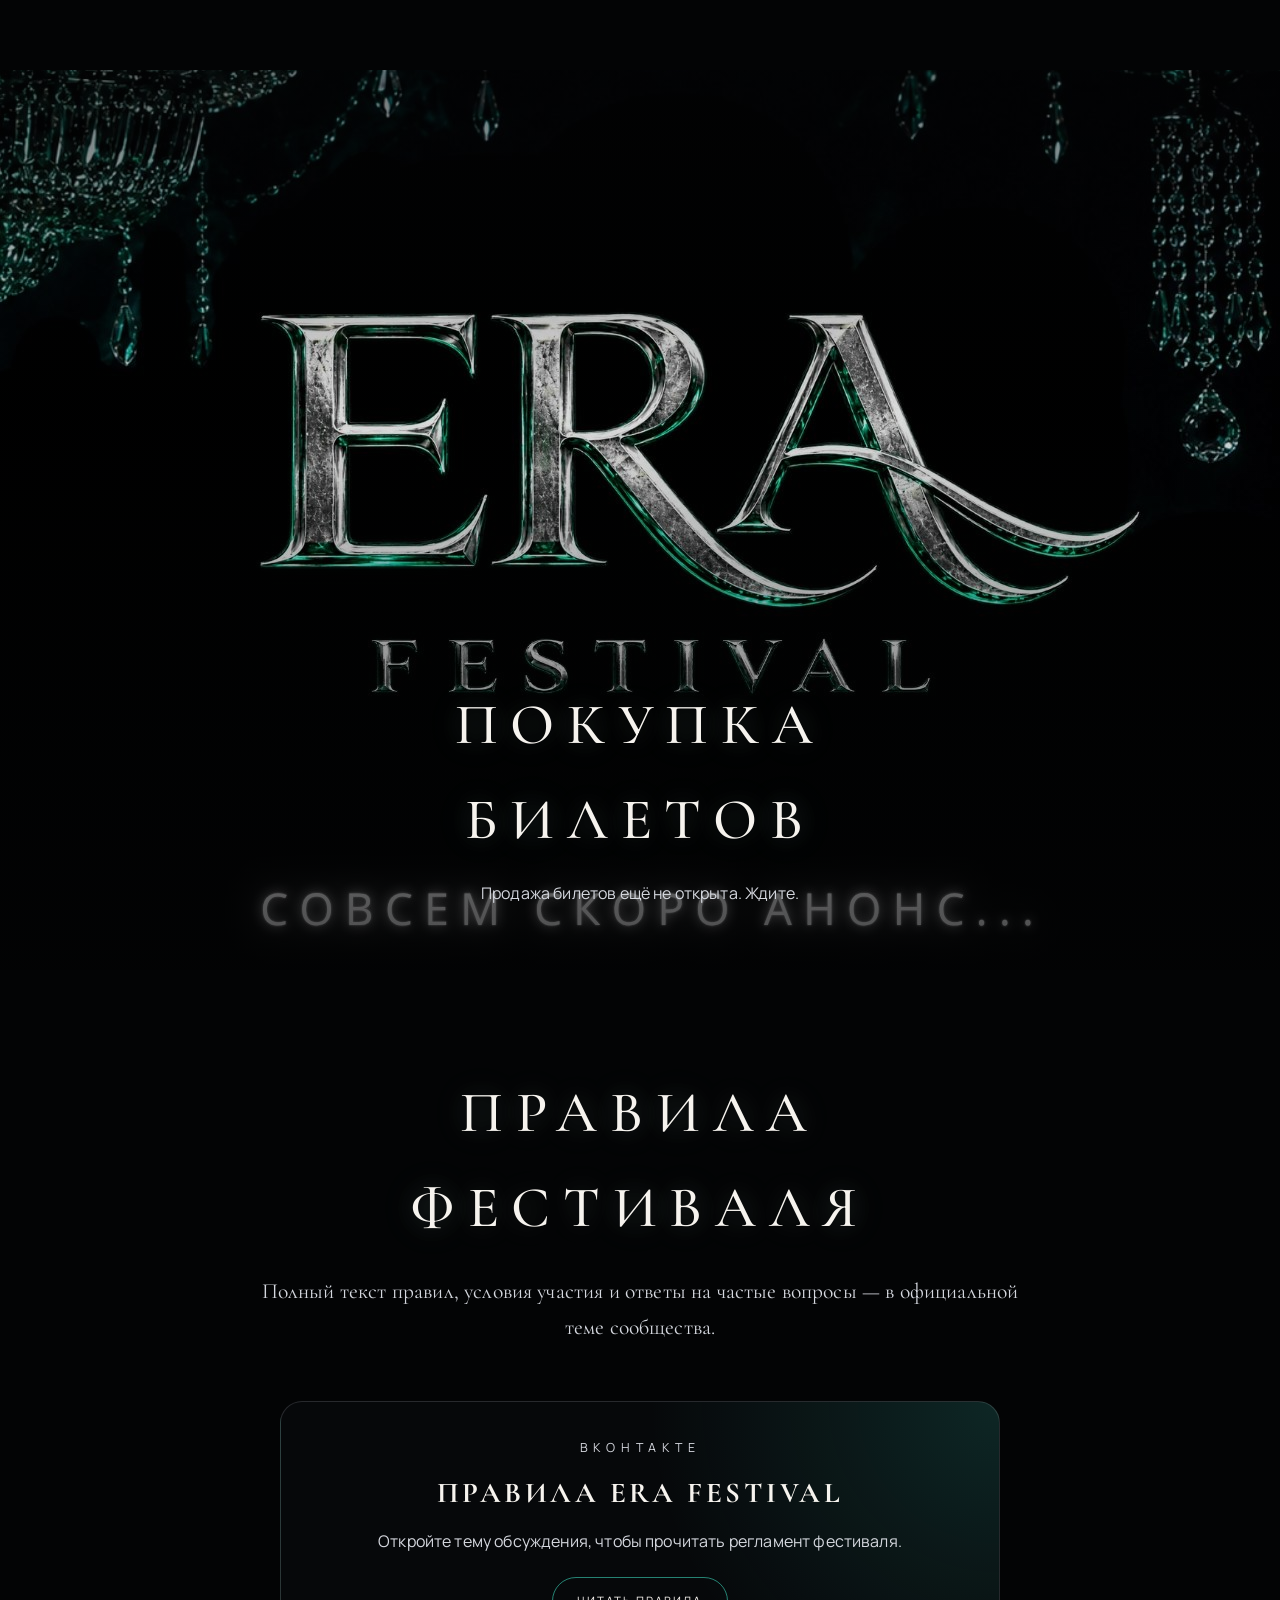
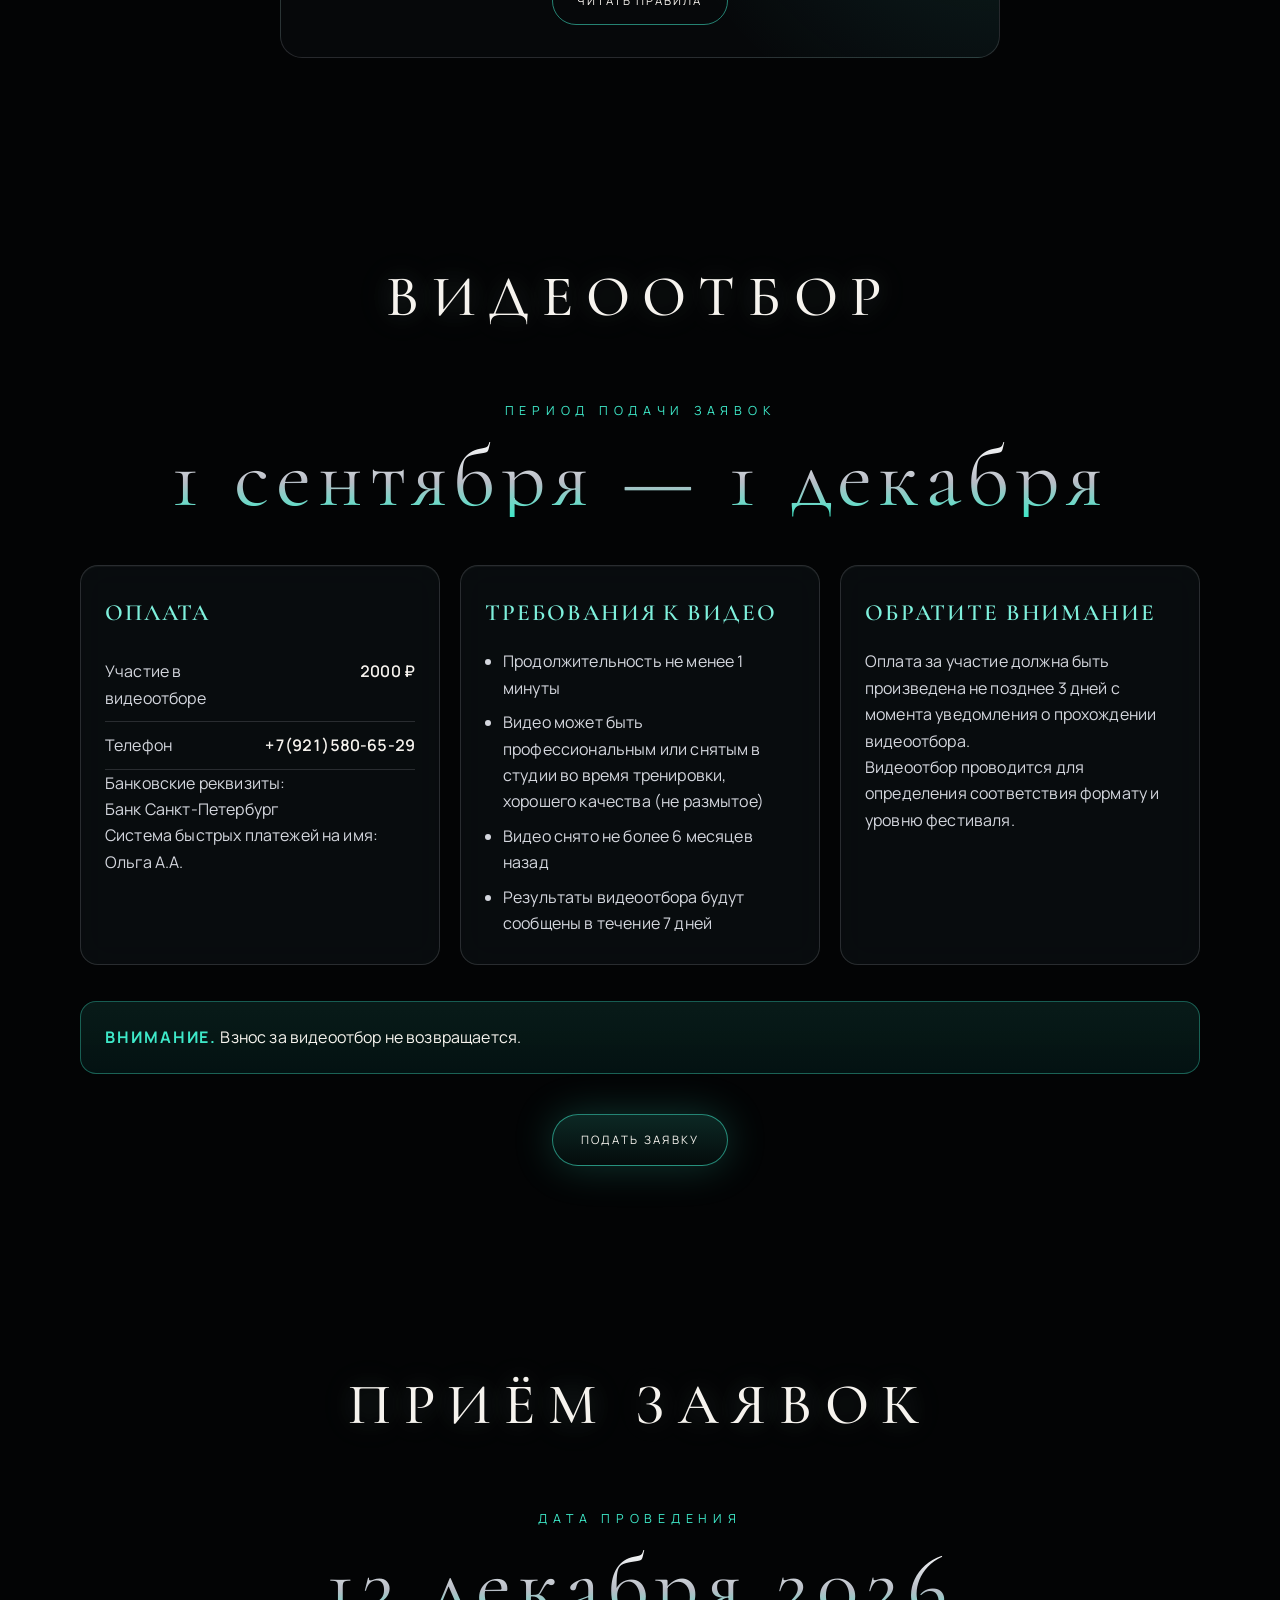
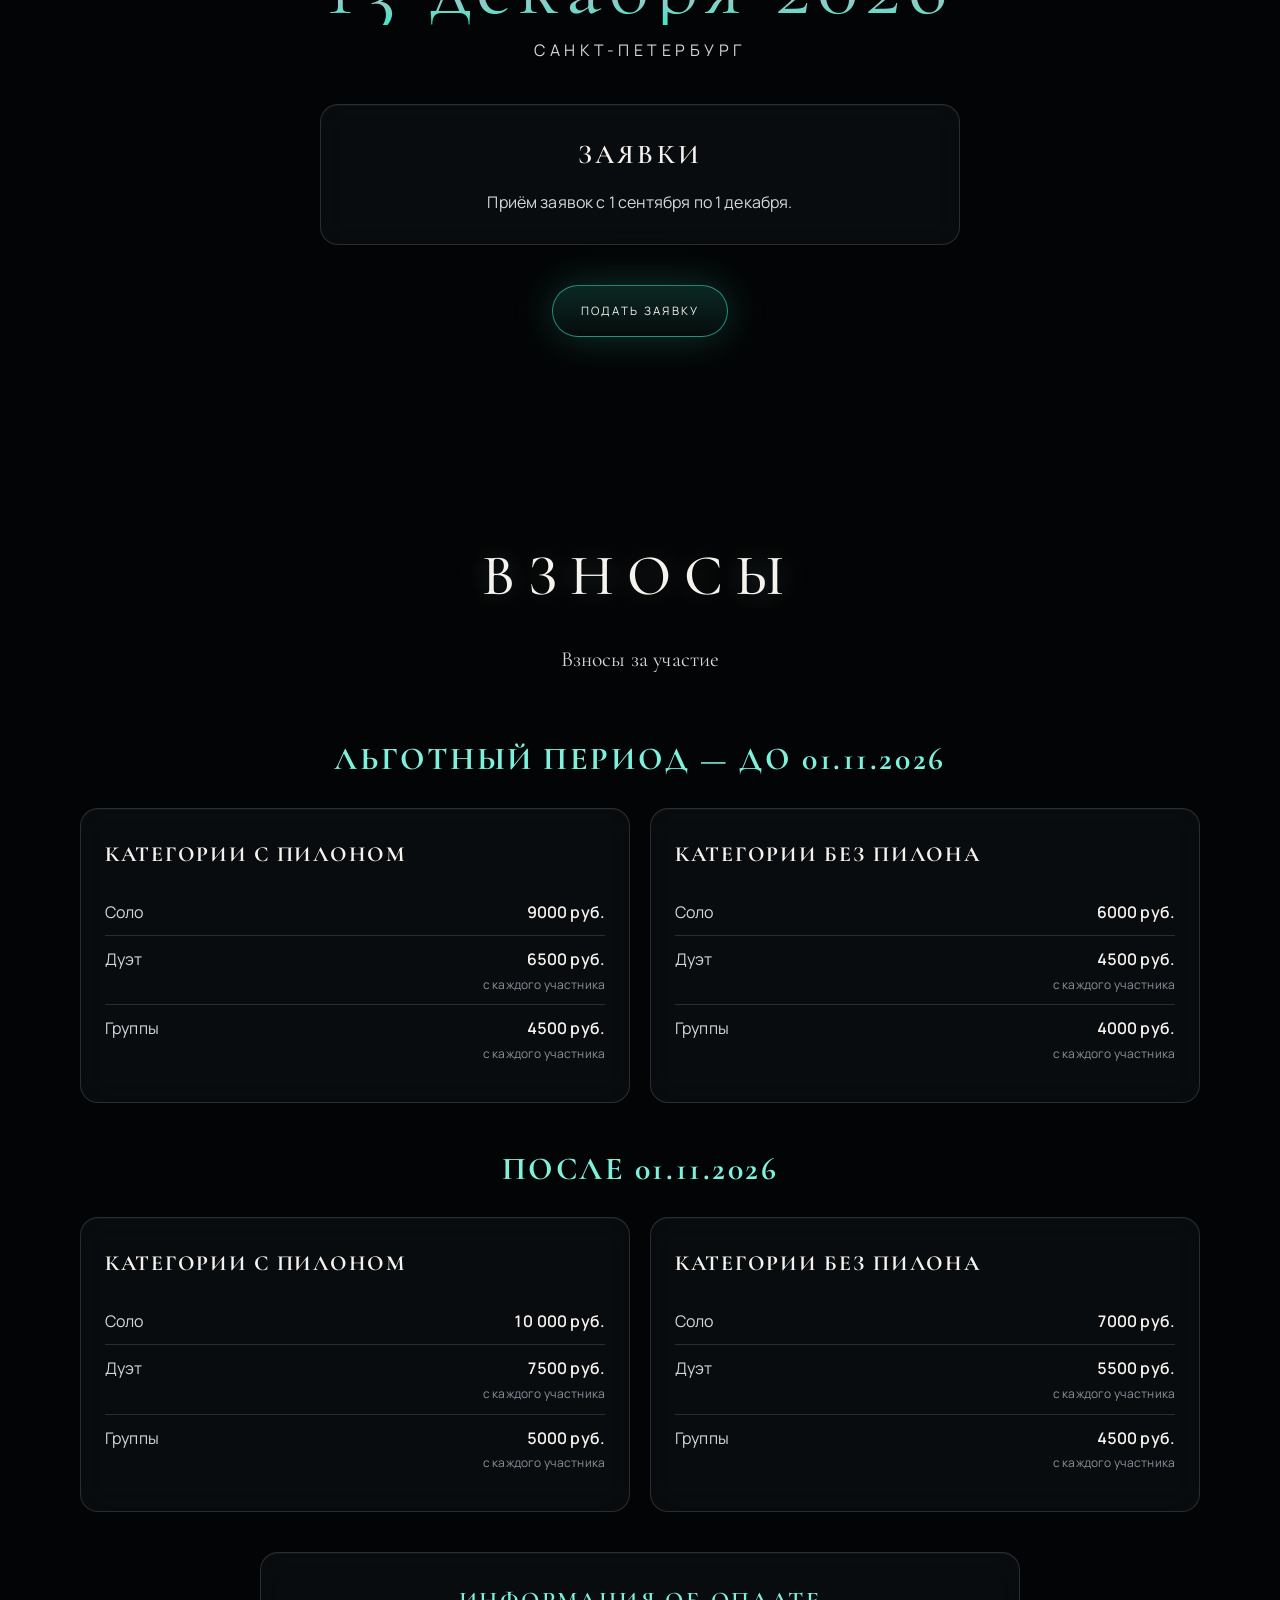
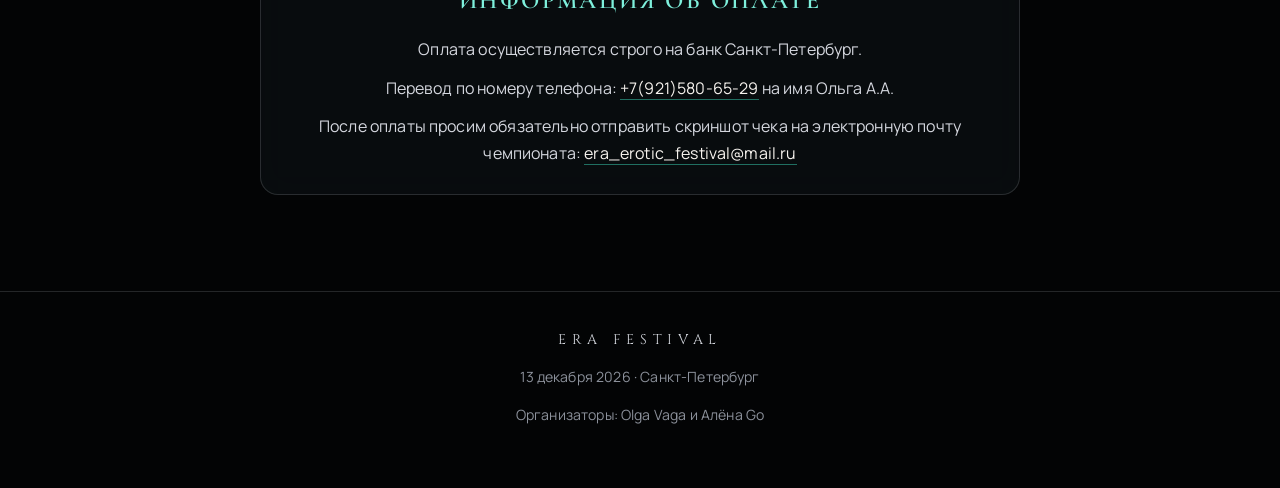
<file: fees.html>
<!DOCTYPE html>
<html lang="ru">
<head>
  <meta charset="UTF-8">
  <meta http-equiv="refresh" content="0; url=index.html#fees">
  <title>Взносы — ERA Festival</title>
  <script>location.replace("index.html#fees");</script>
</head>
<body></body>
</html>
</file>
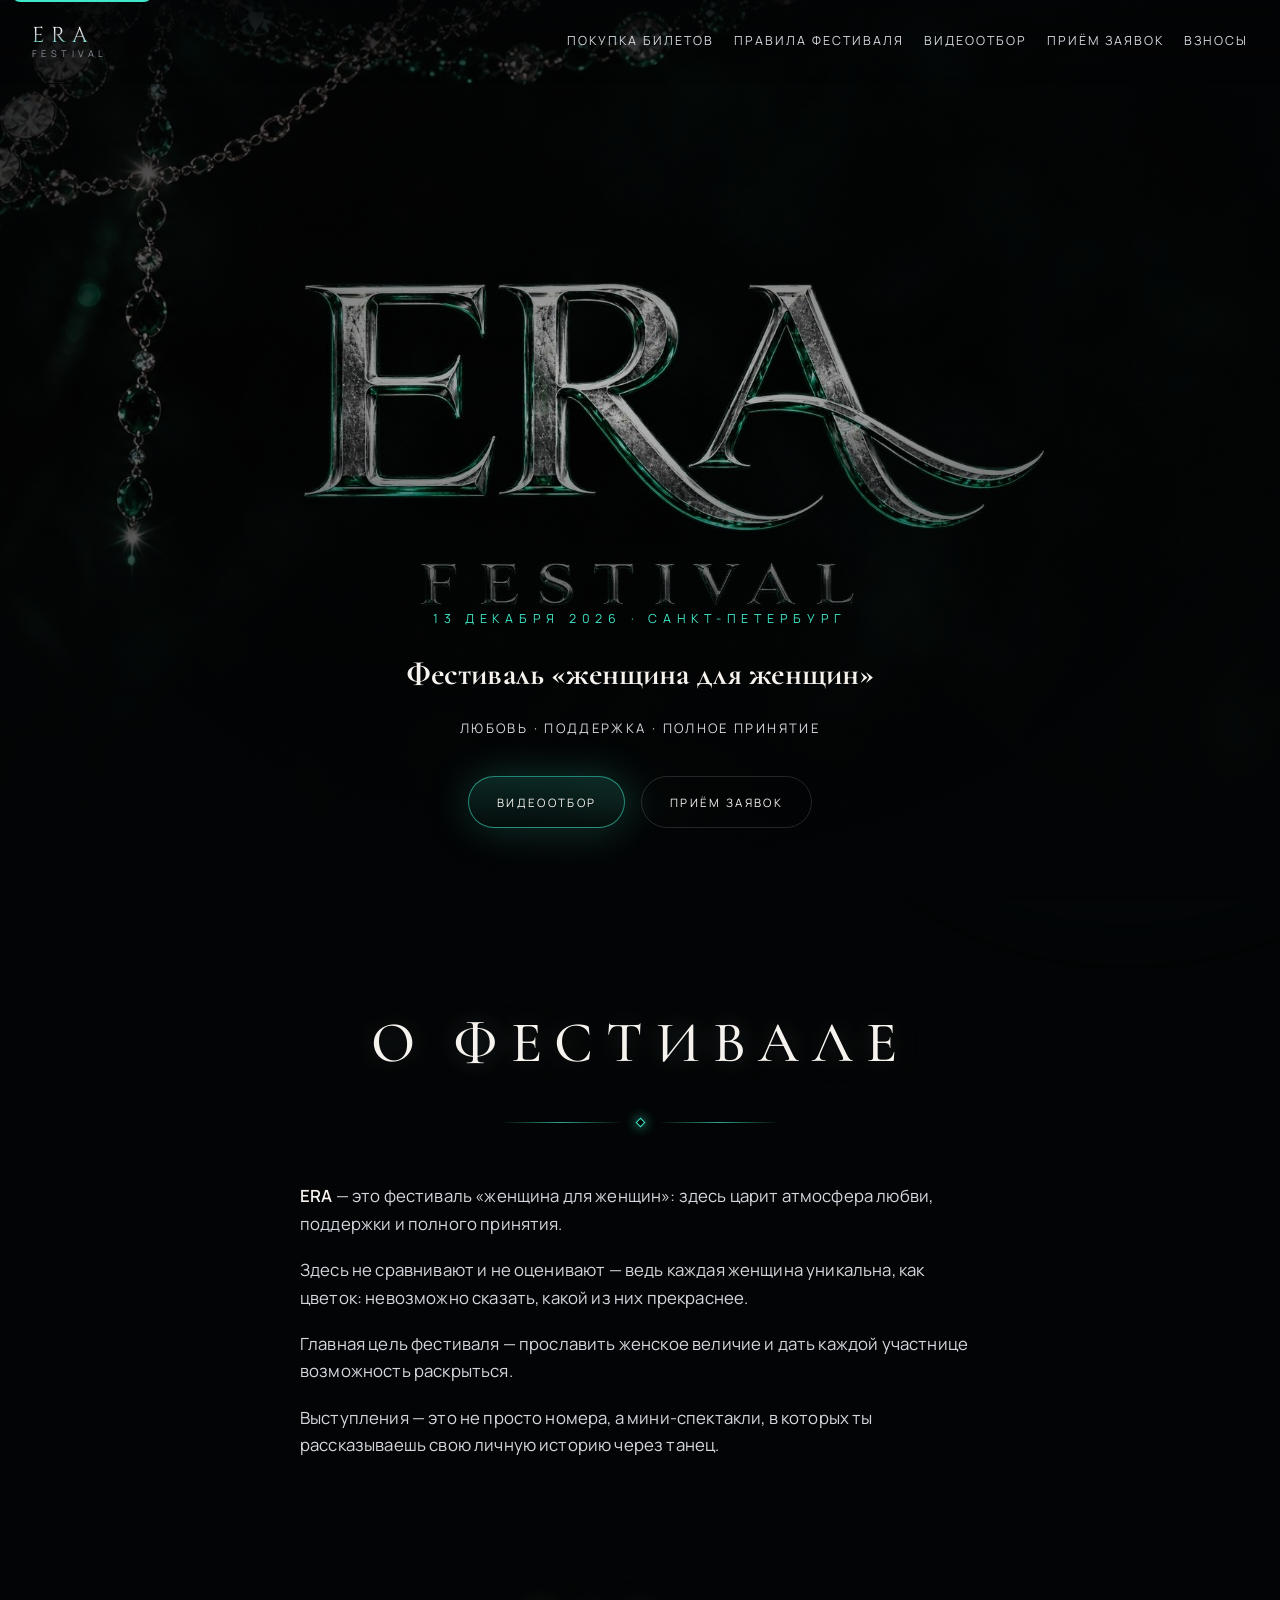
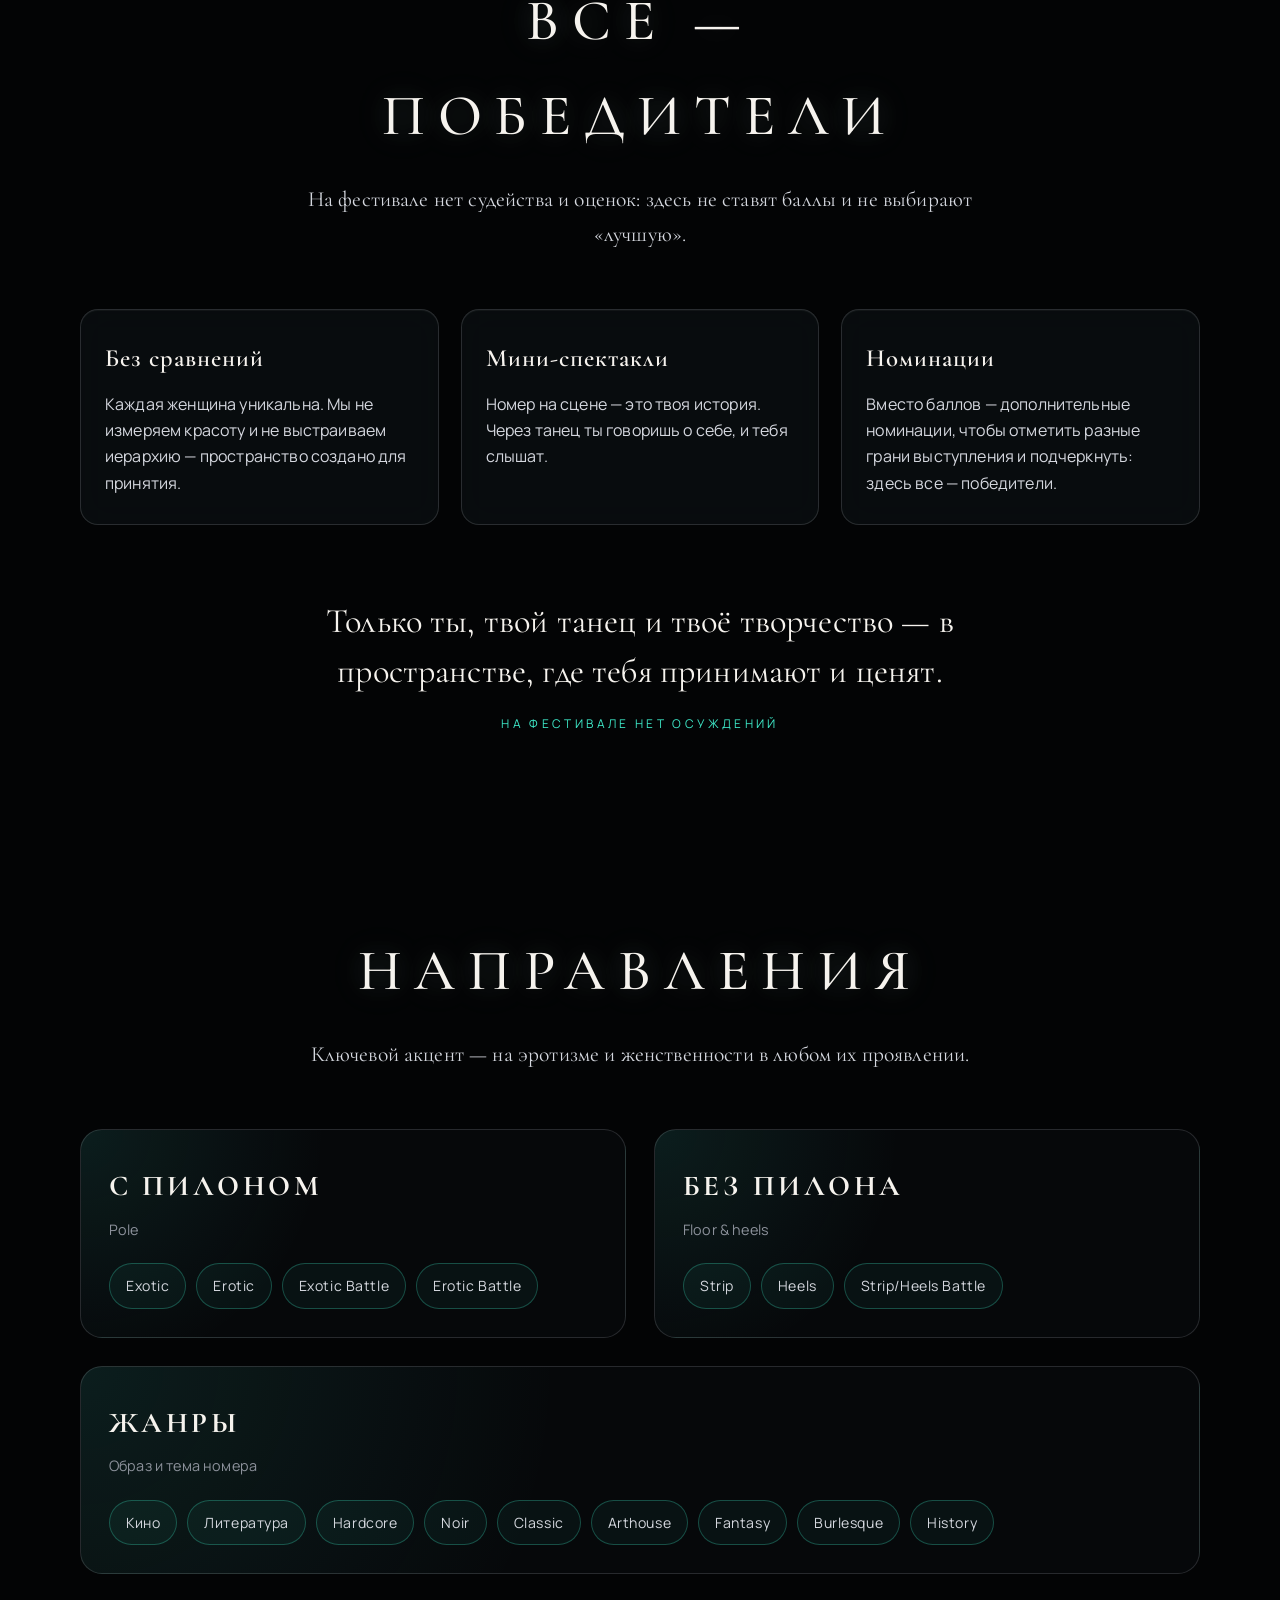
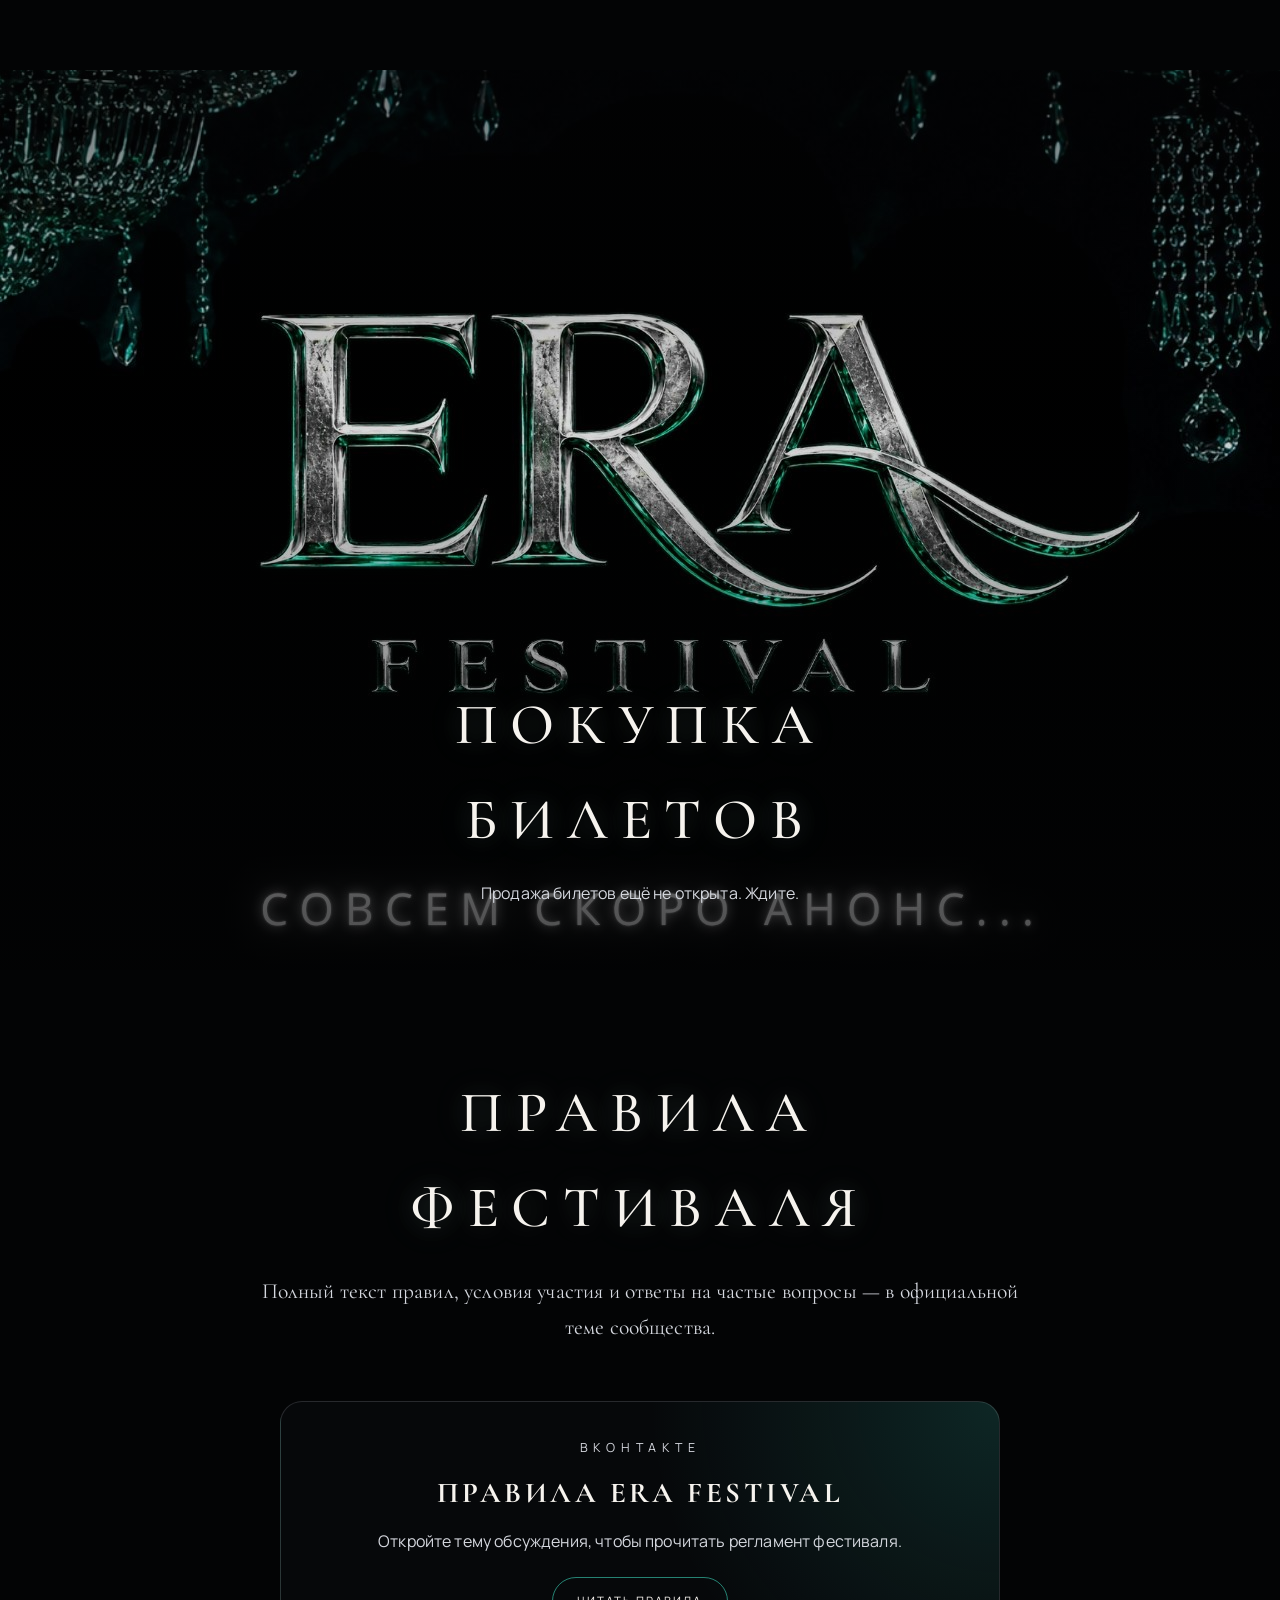
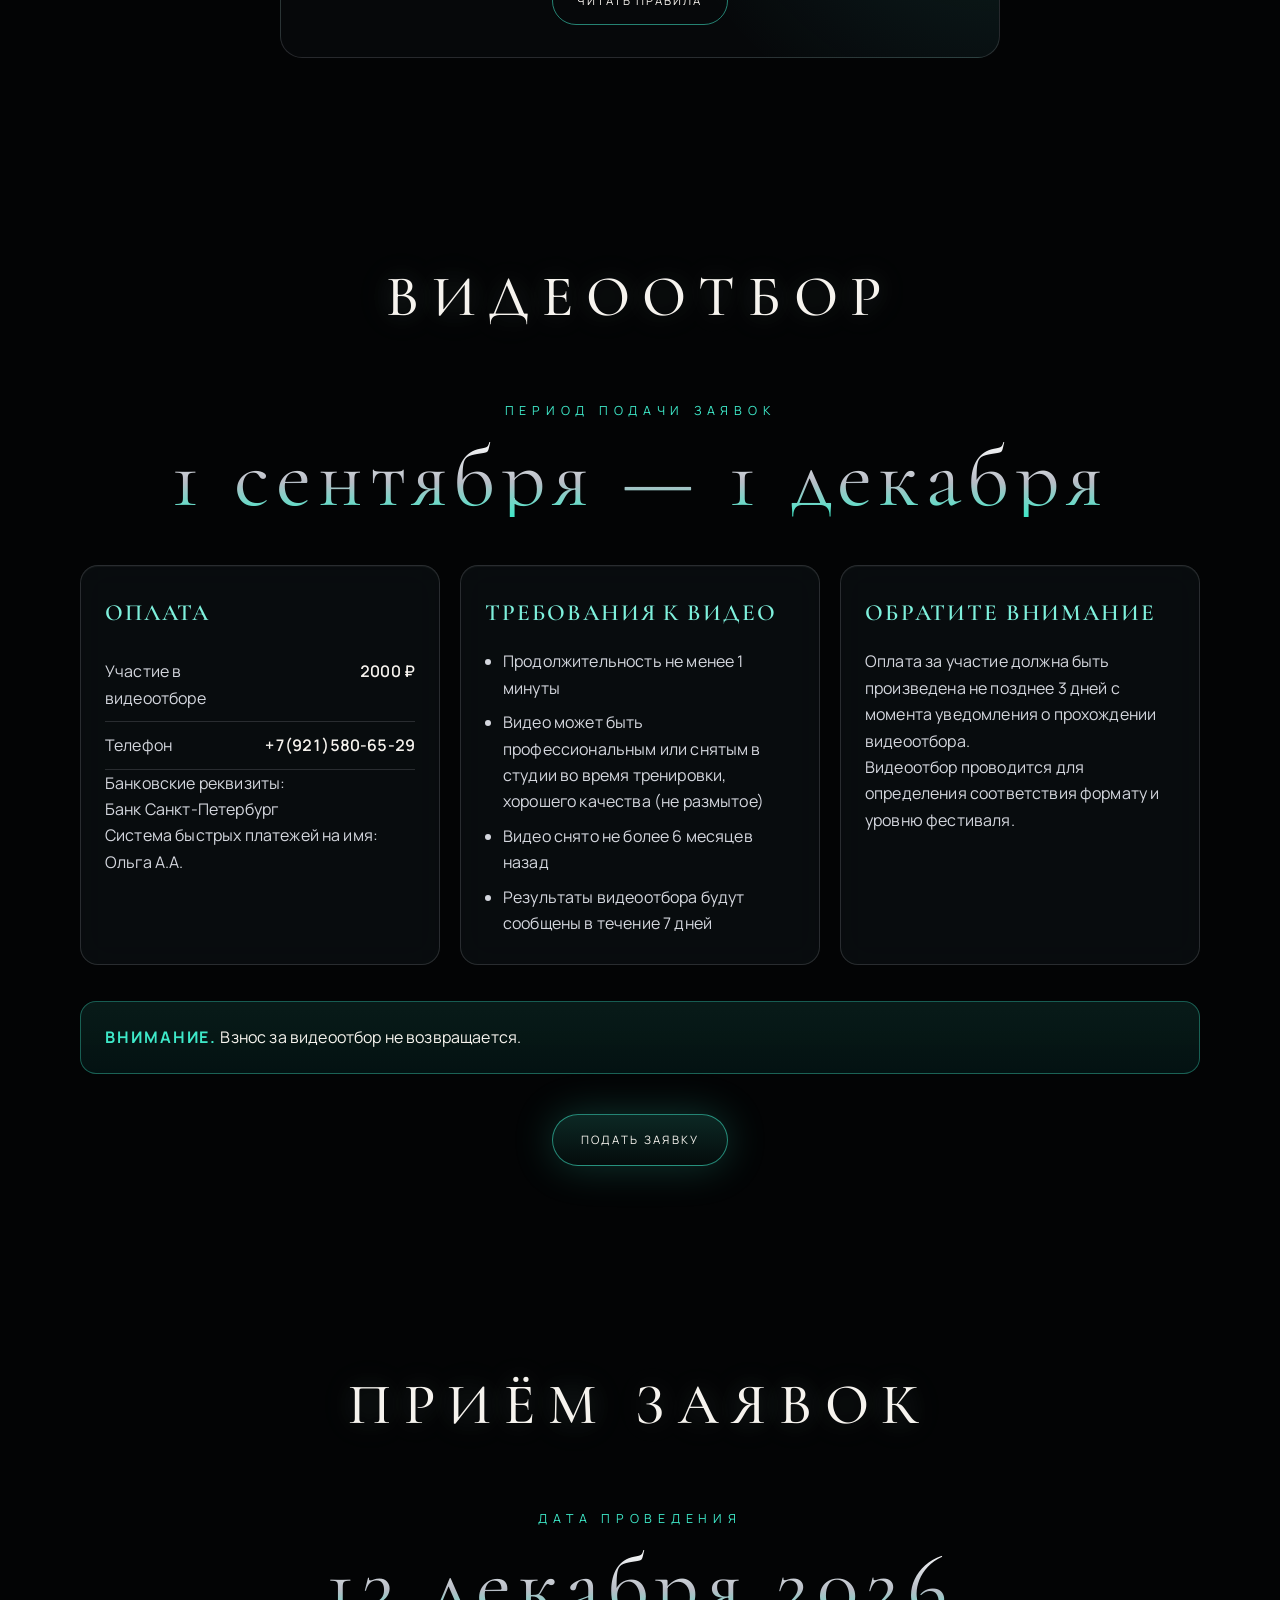
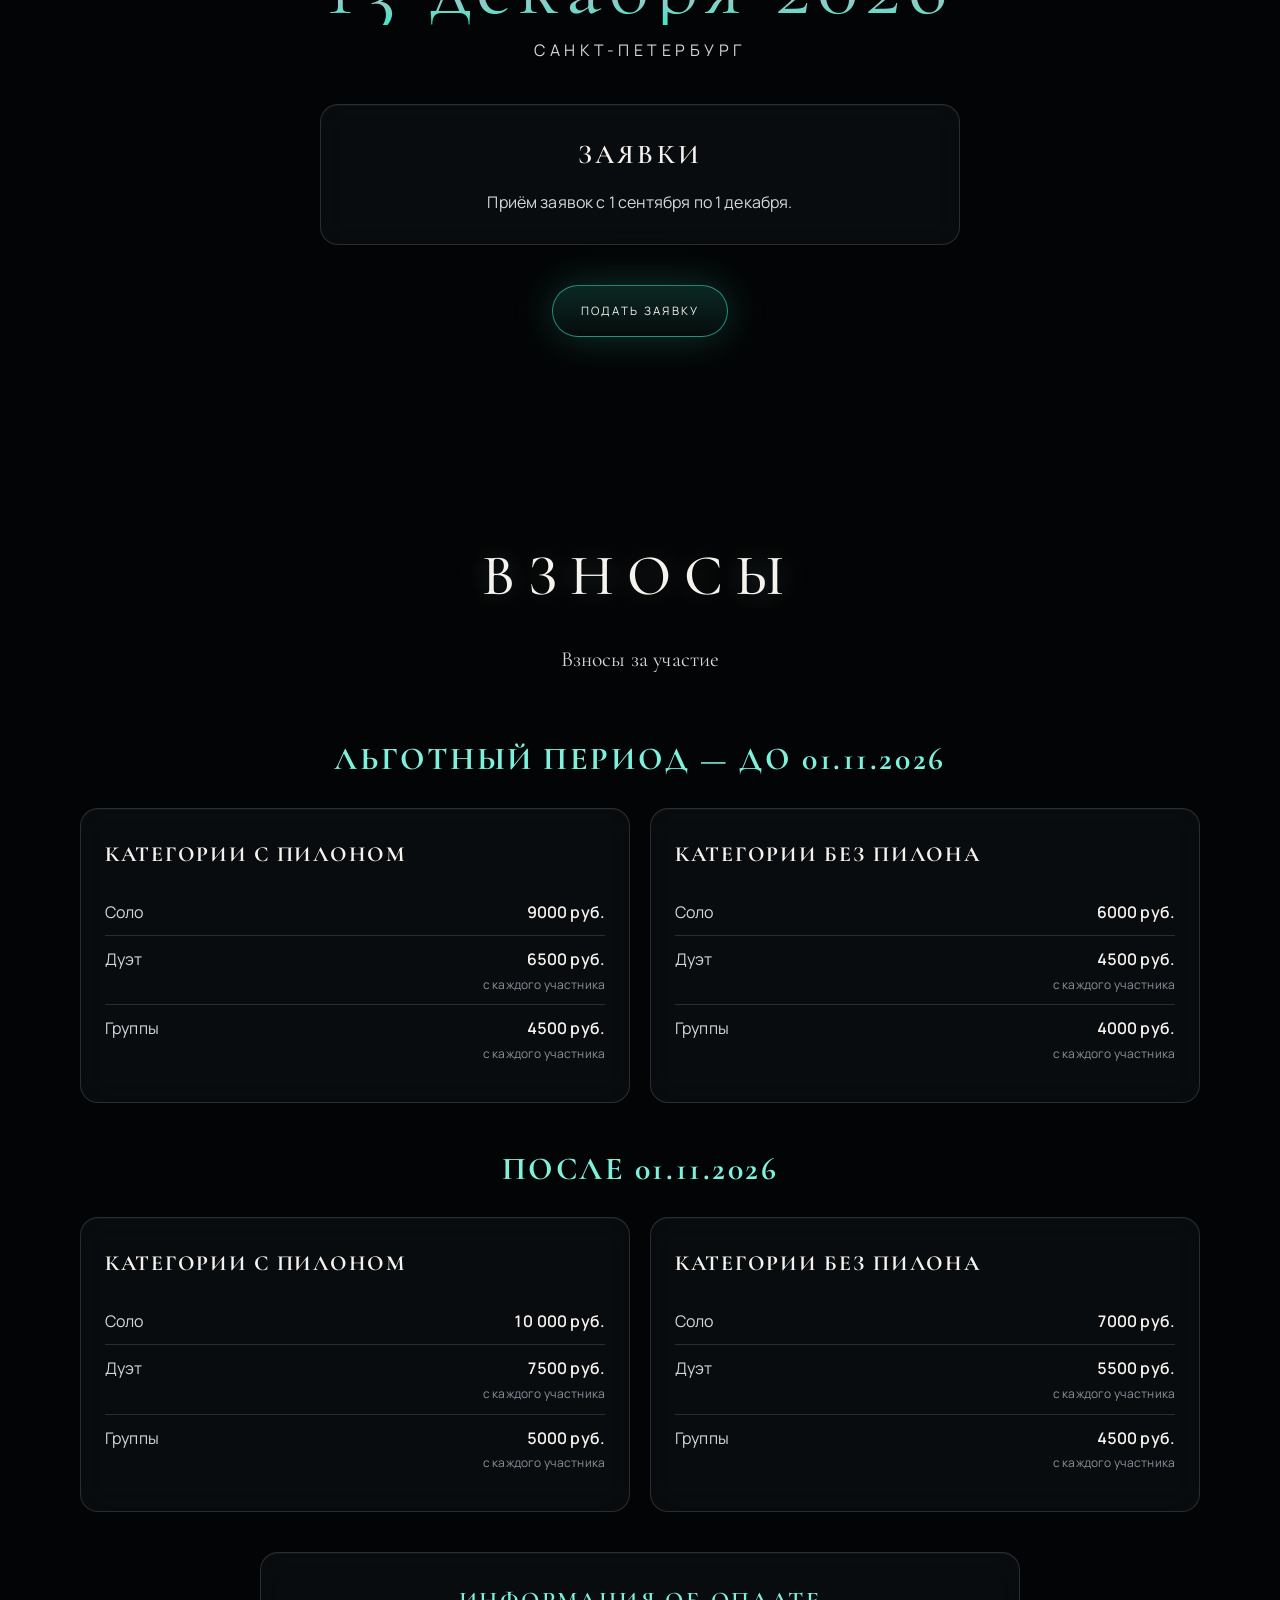
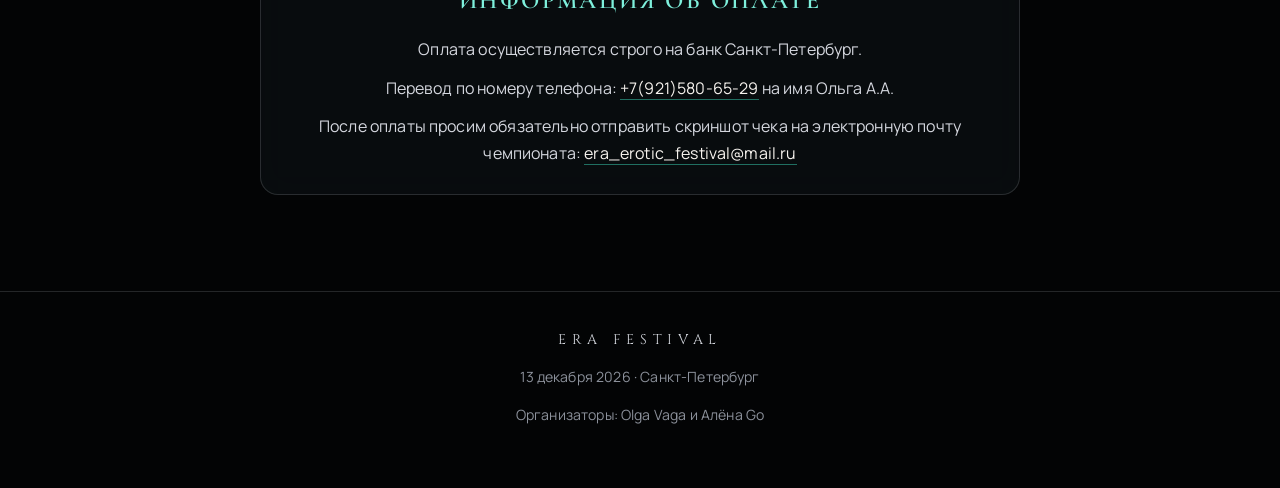
<file: rules.html>
<!DOCTYPE html>
<html lang="ru">
<head>
  <meta charset="UTF-8">
  <meta http-equiv="refresh" content="0; url=index.html#rules">
  <title>Правила фестиваля — ERA Festival</title>
  <script>location.replace("index.html#rules");</script>
</head>
<body></body>
</html>
</file>
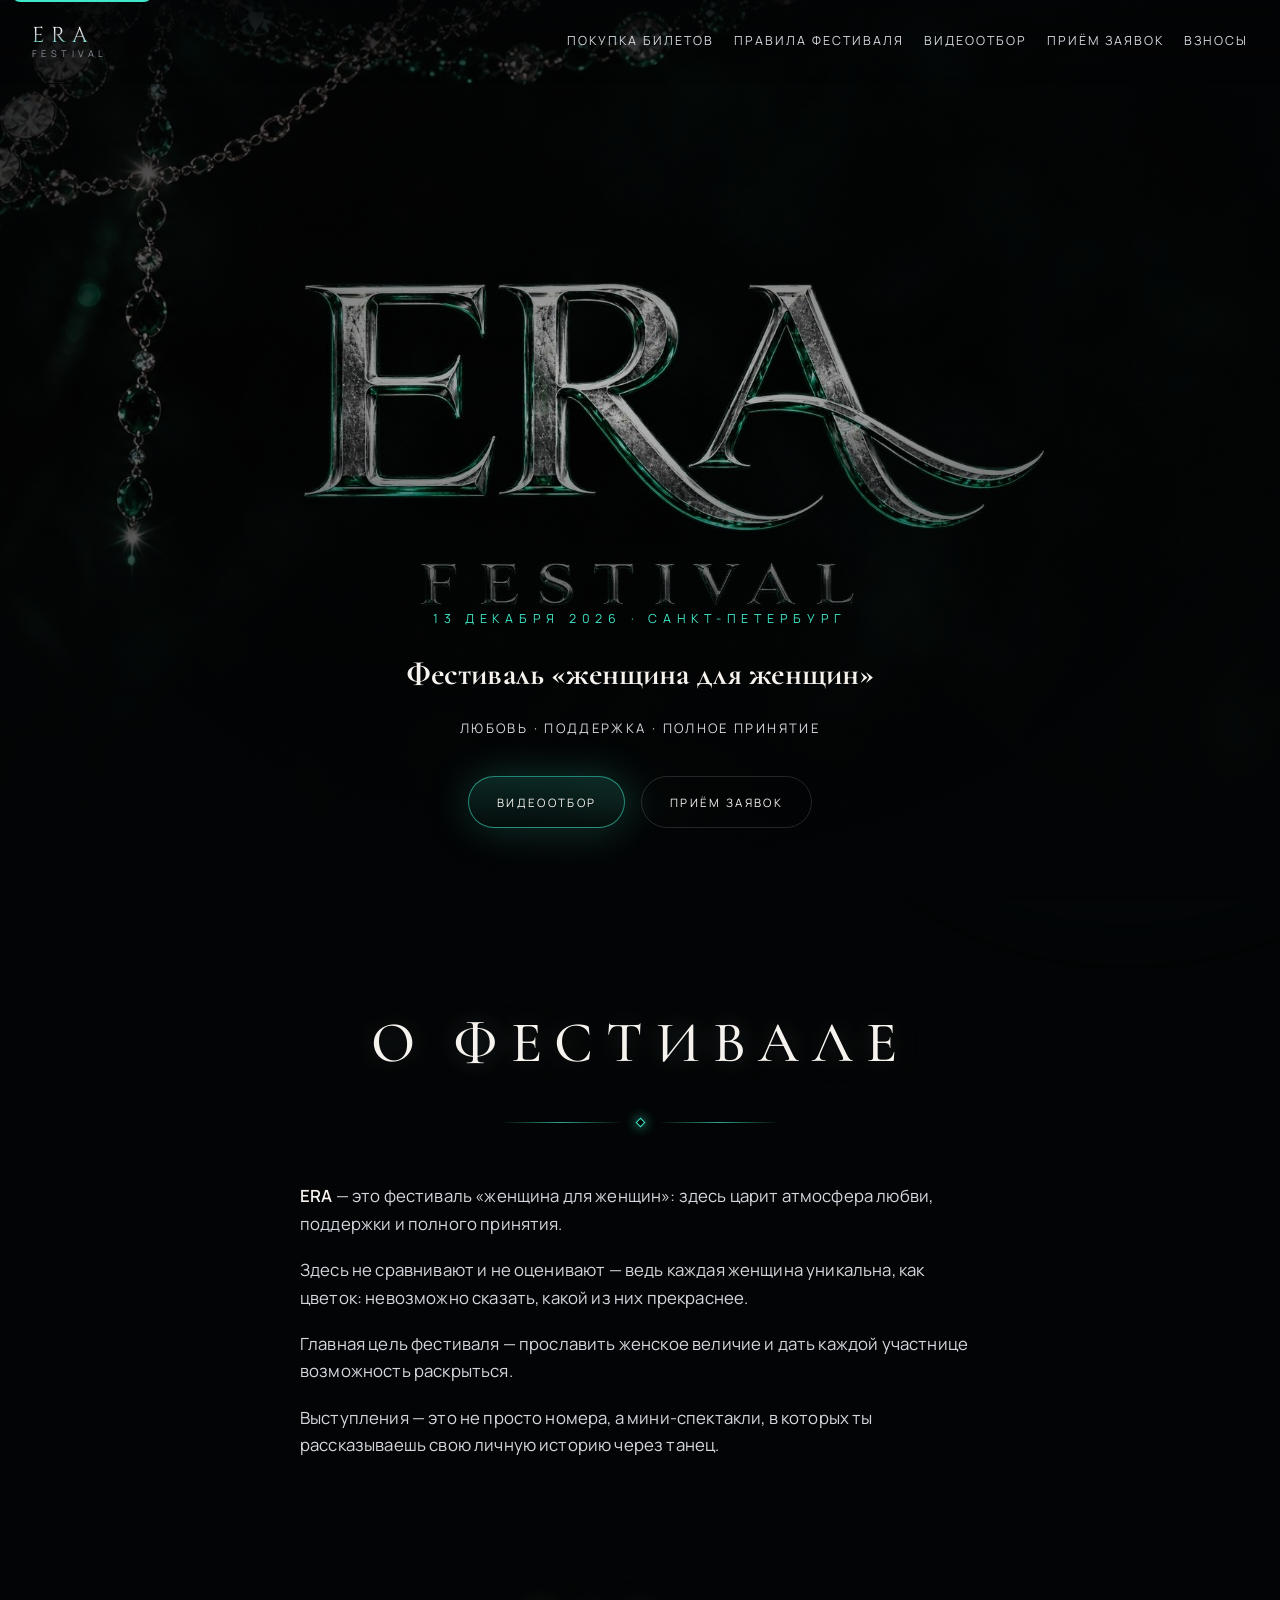
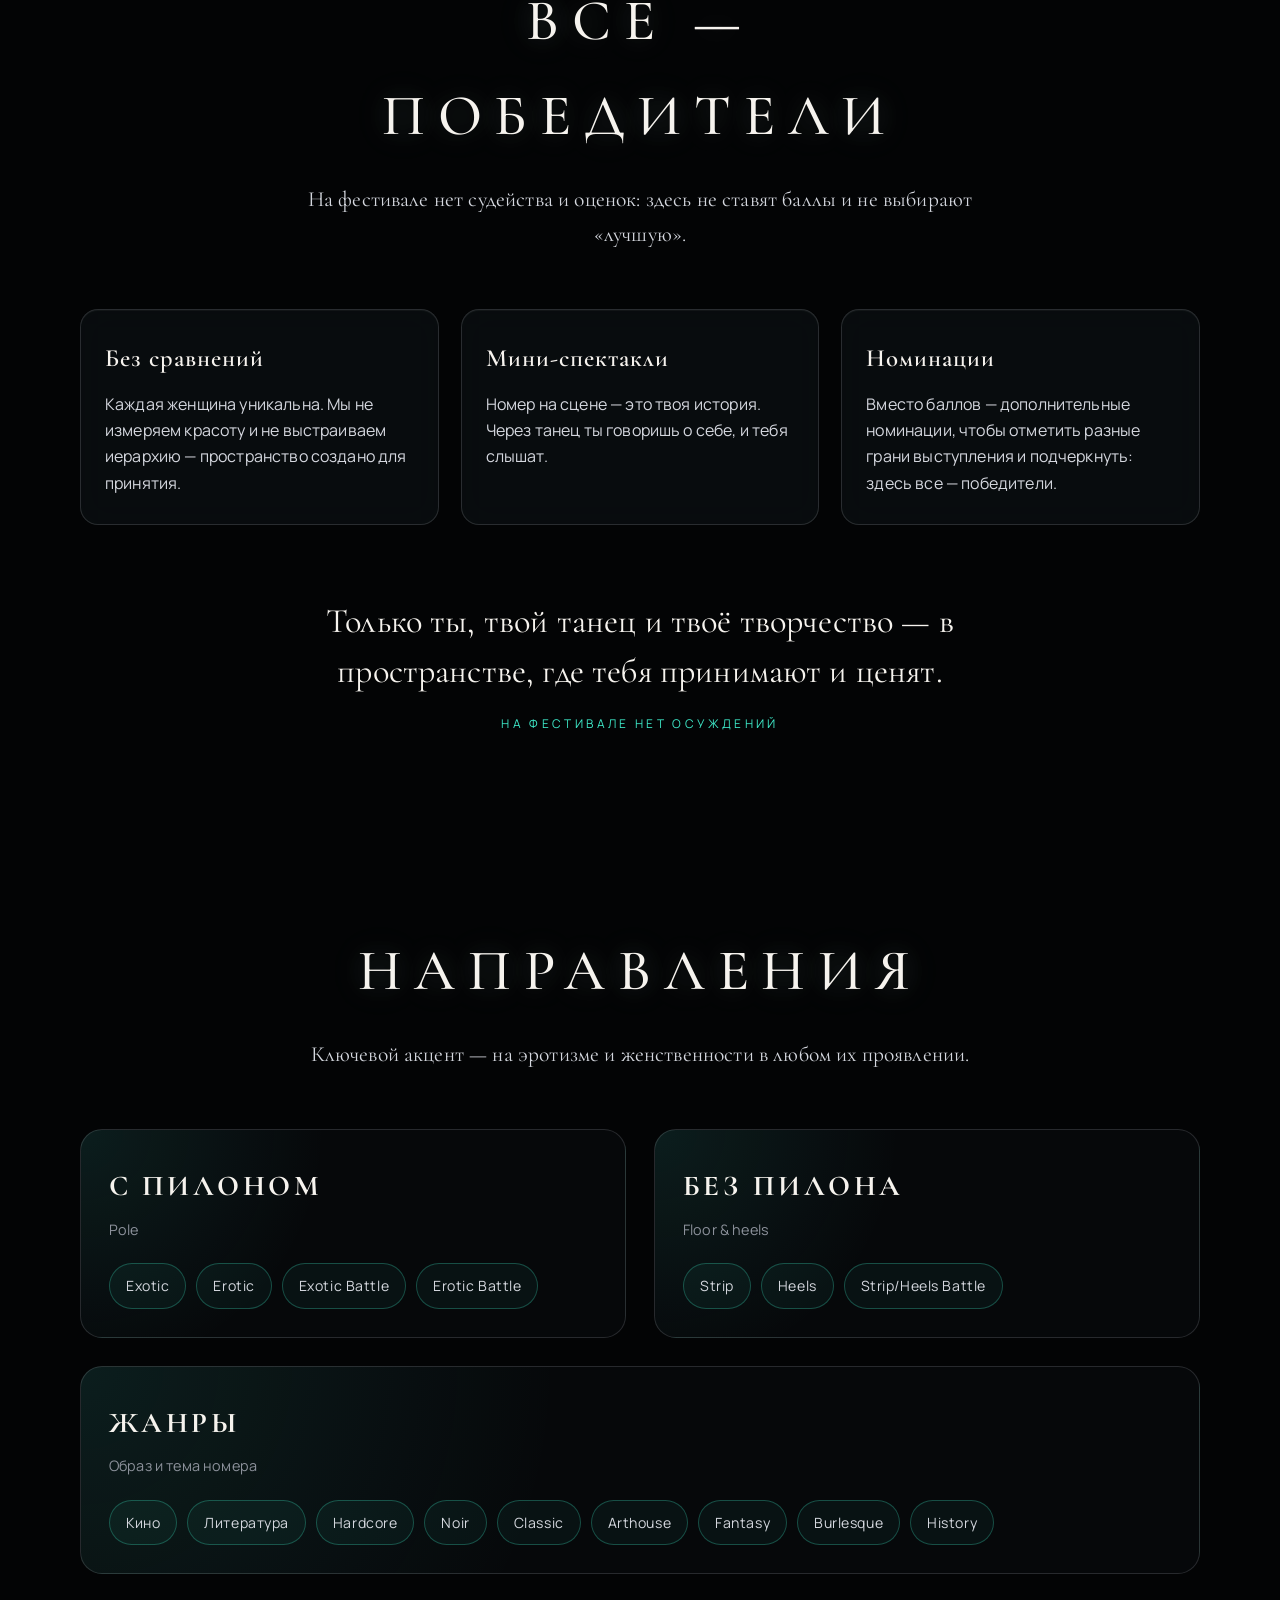
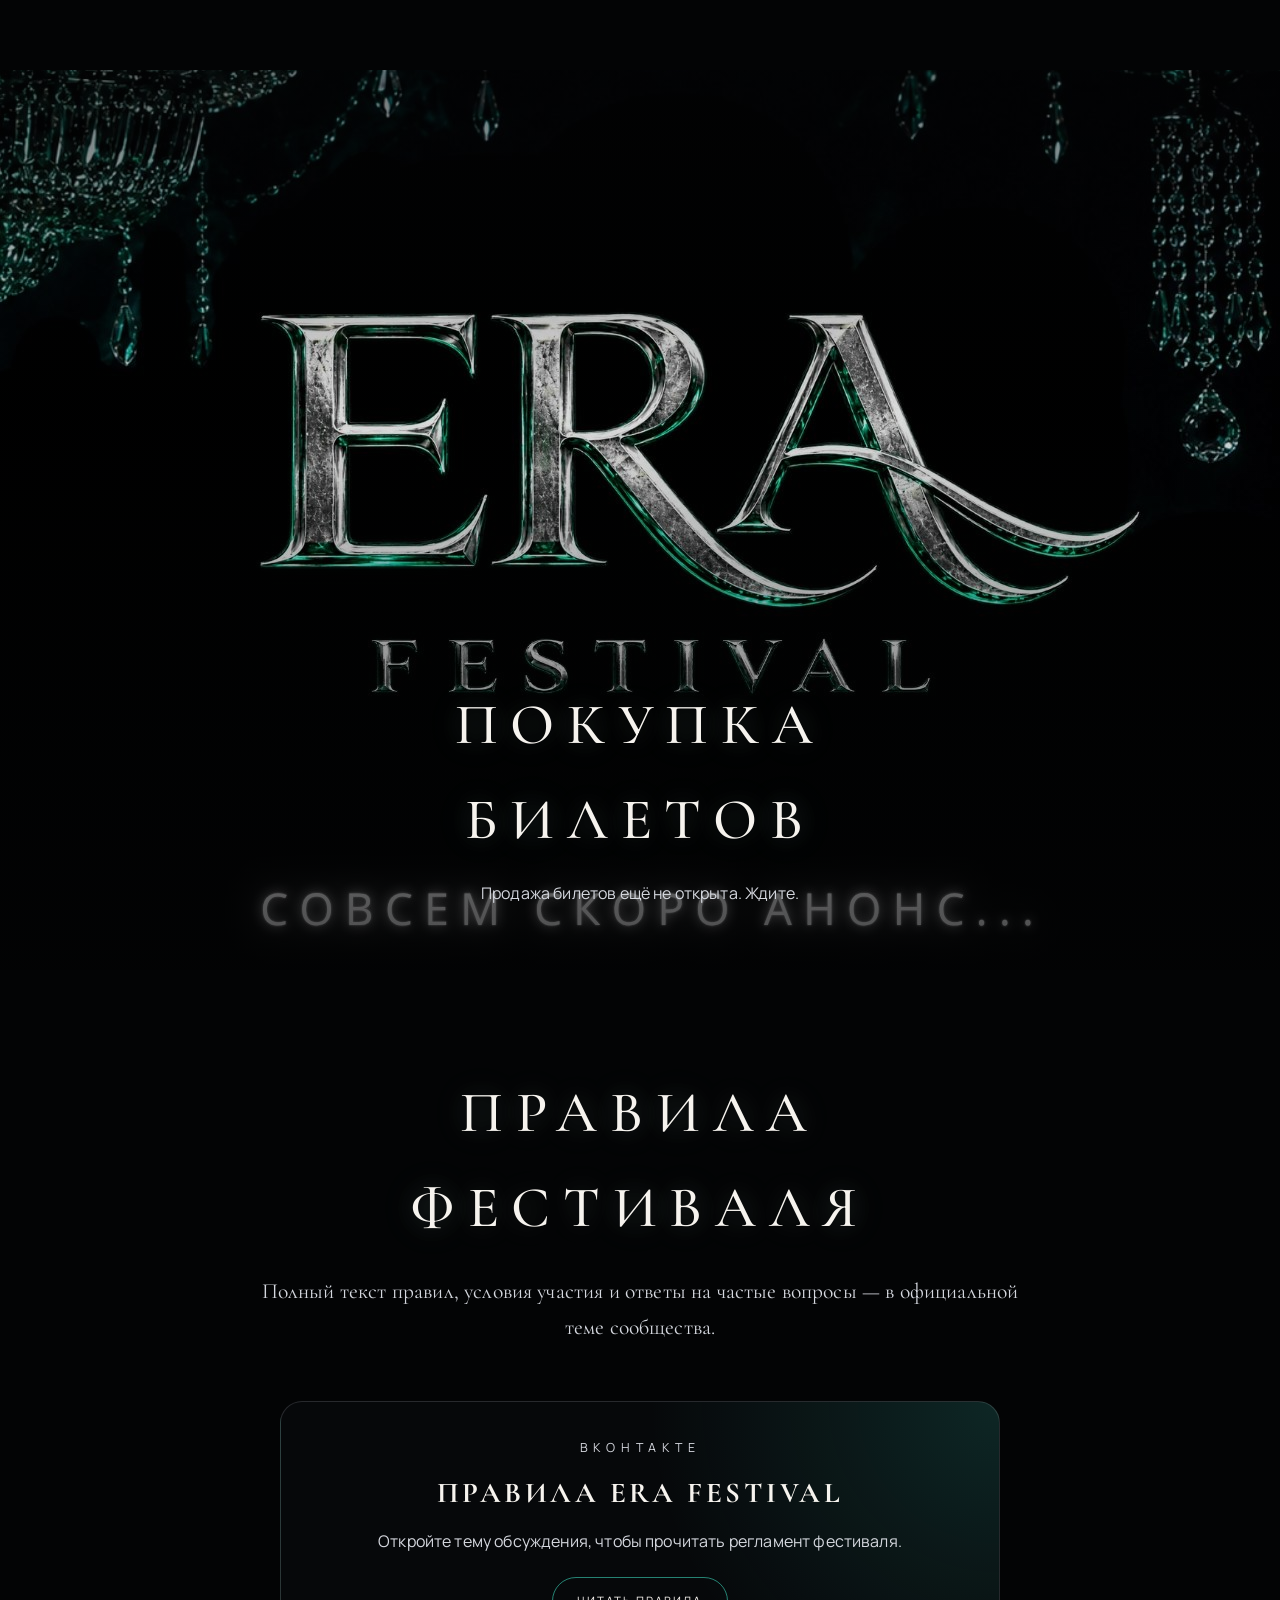
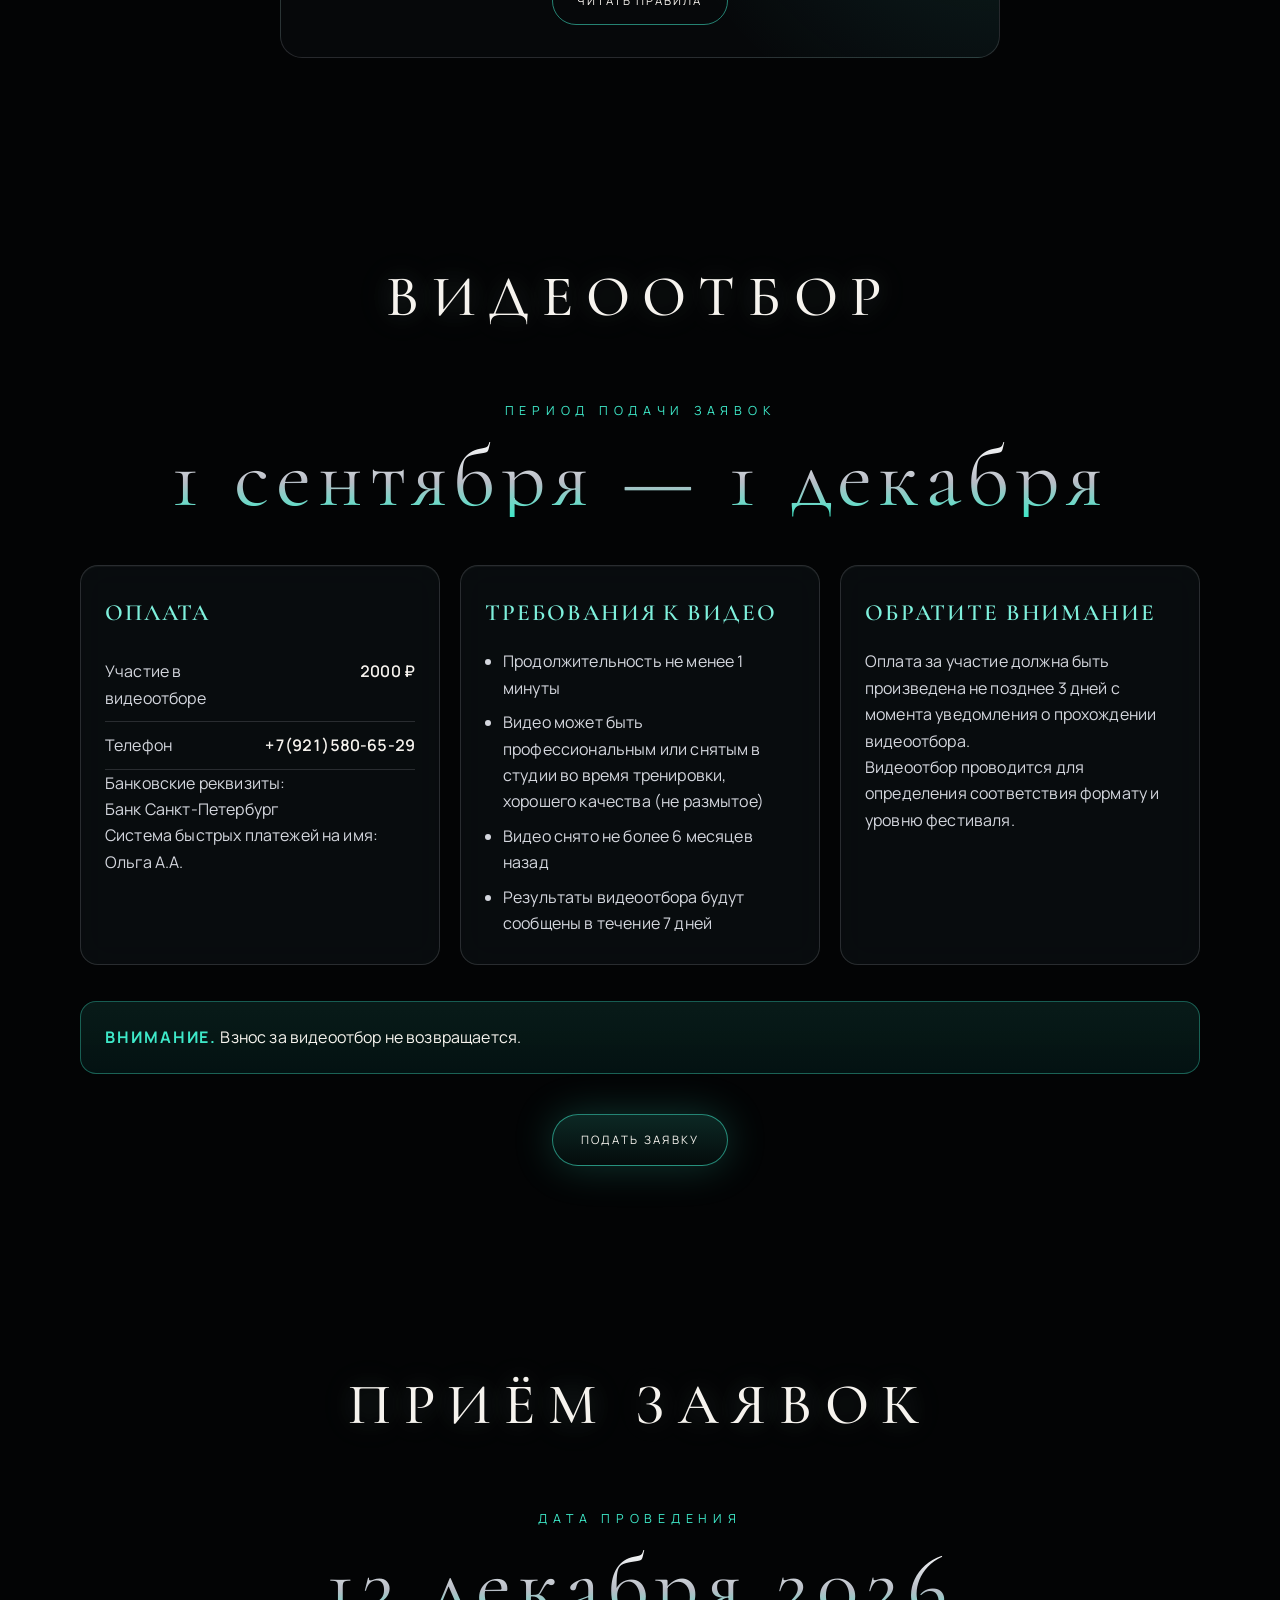
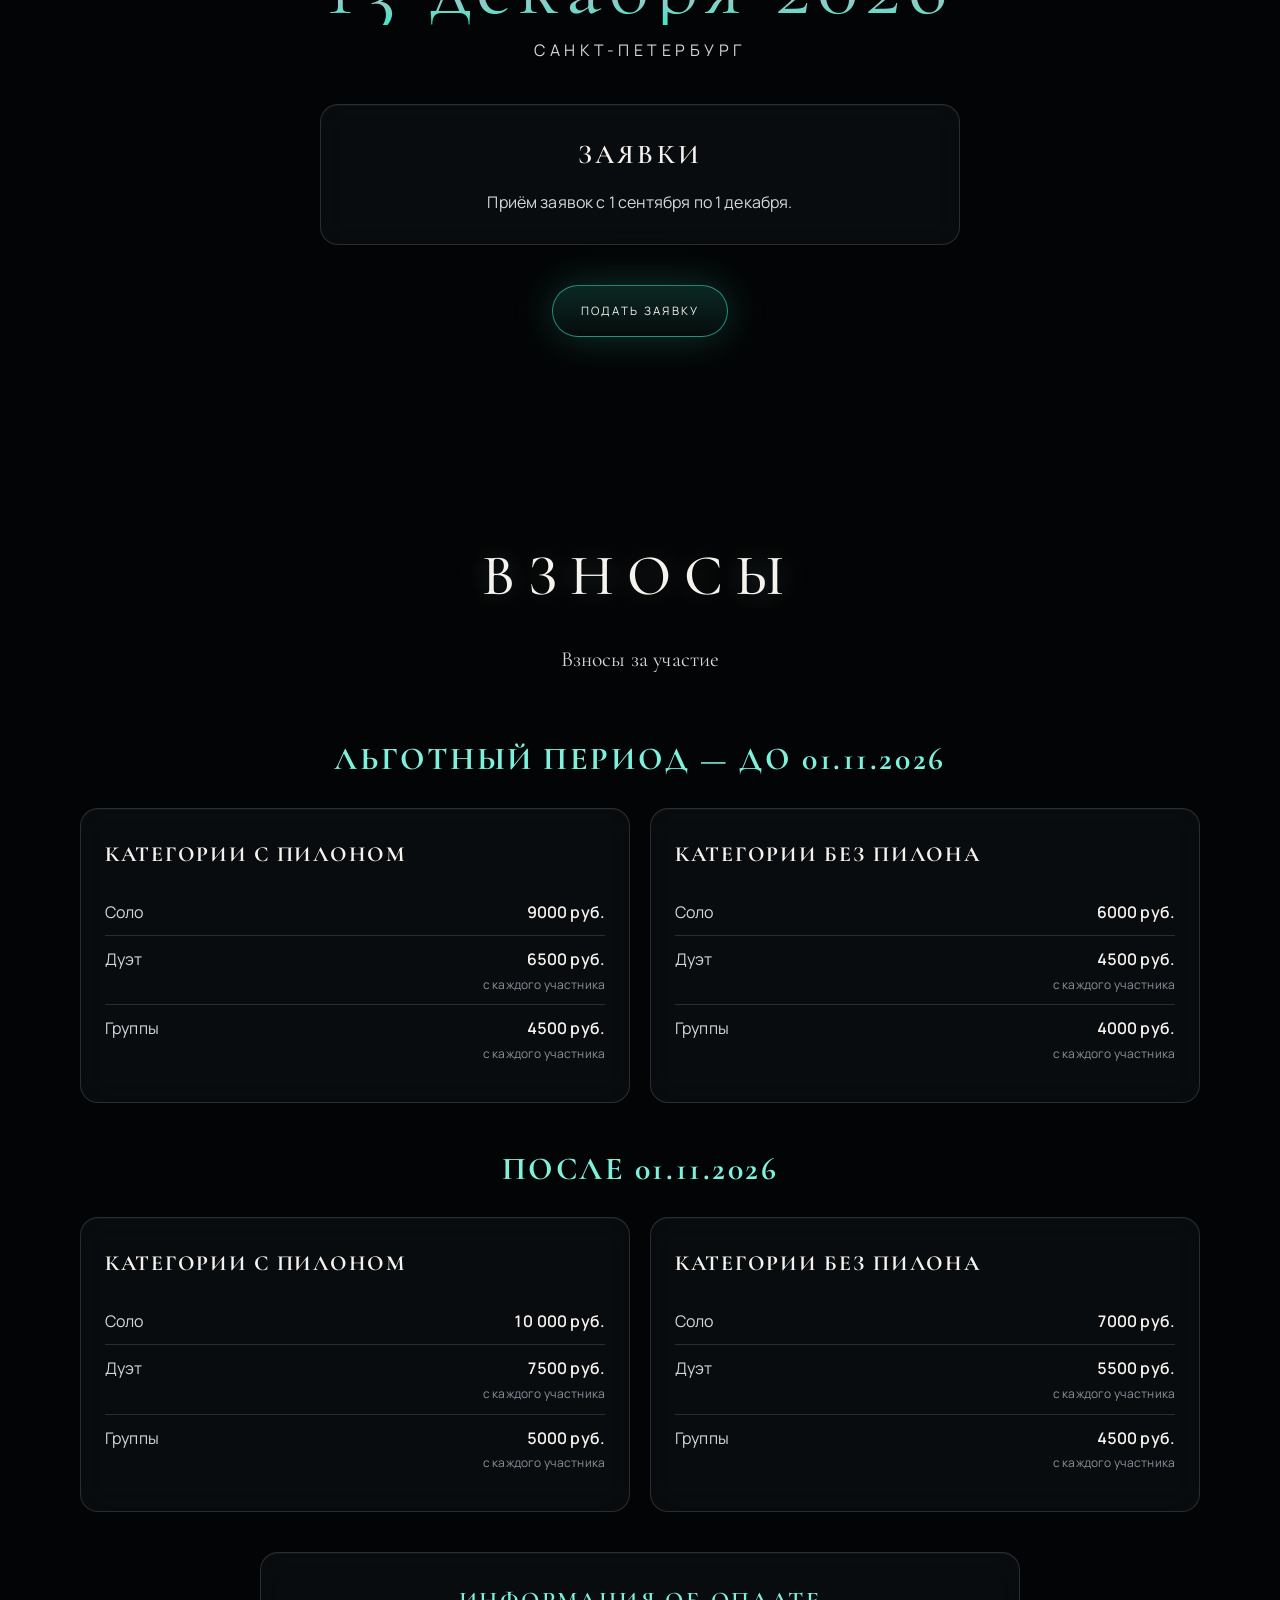
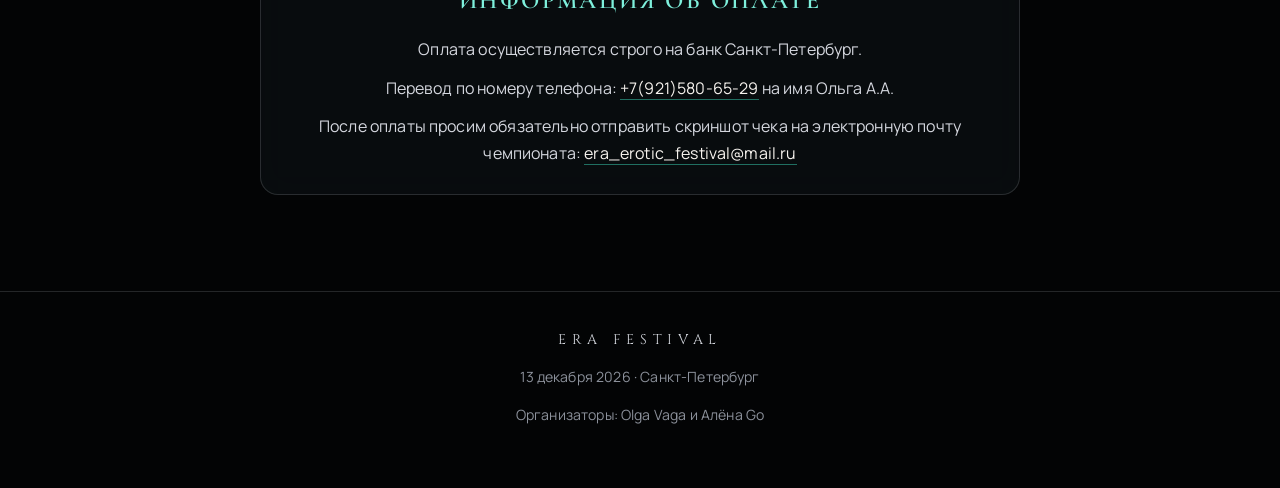
<file: tickets.html>
<!DOCTYPE html>
<html lang="ru">
<head>
  <meta charset="UTF-8">
  <meta http-equiv="refresh" content="0; url=index.html#tickets">
  <title>Покупка билетов — ERA Festival</title>
  <script>location.replace("index.html#tickets");</script>
</head>
<body></body>
</html>
</file>
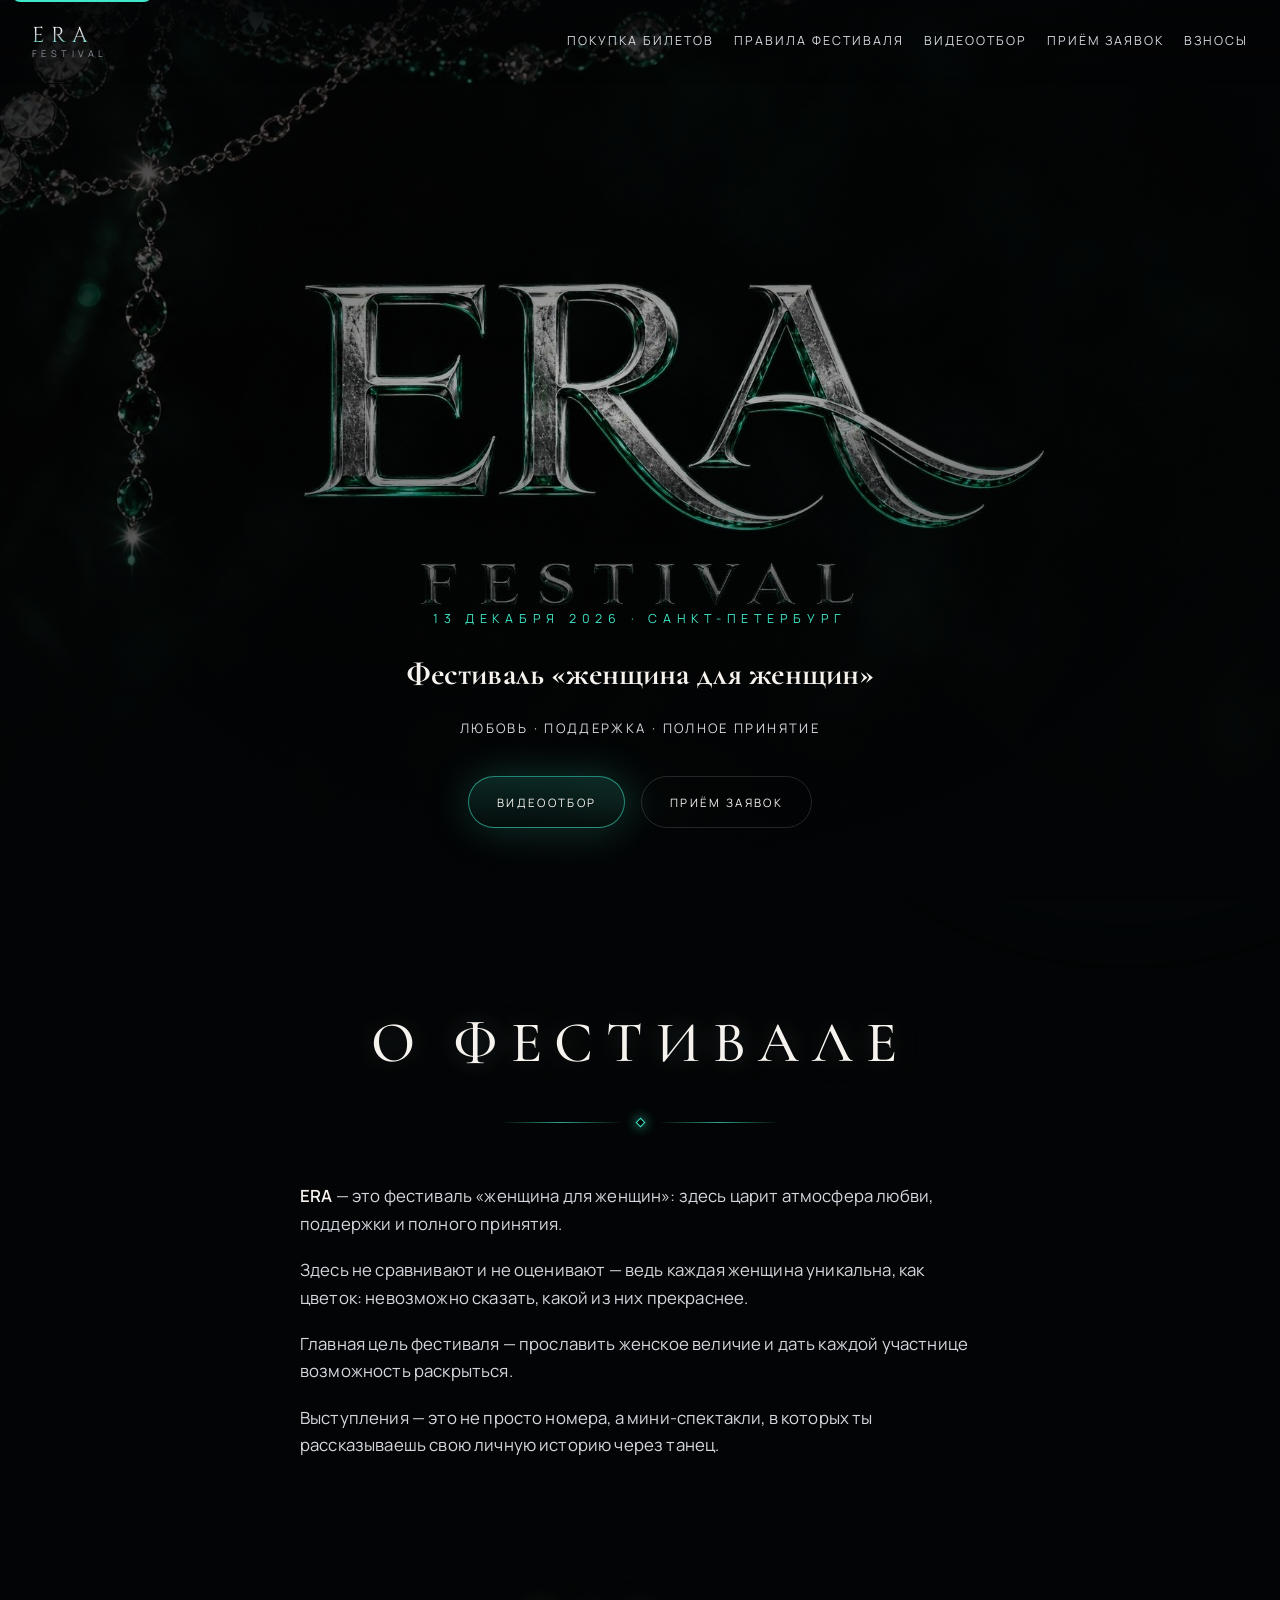
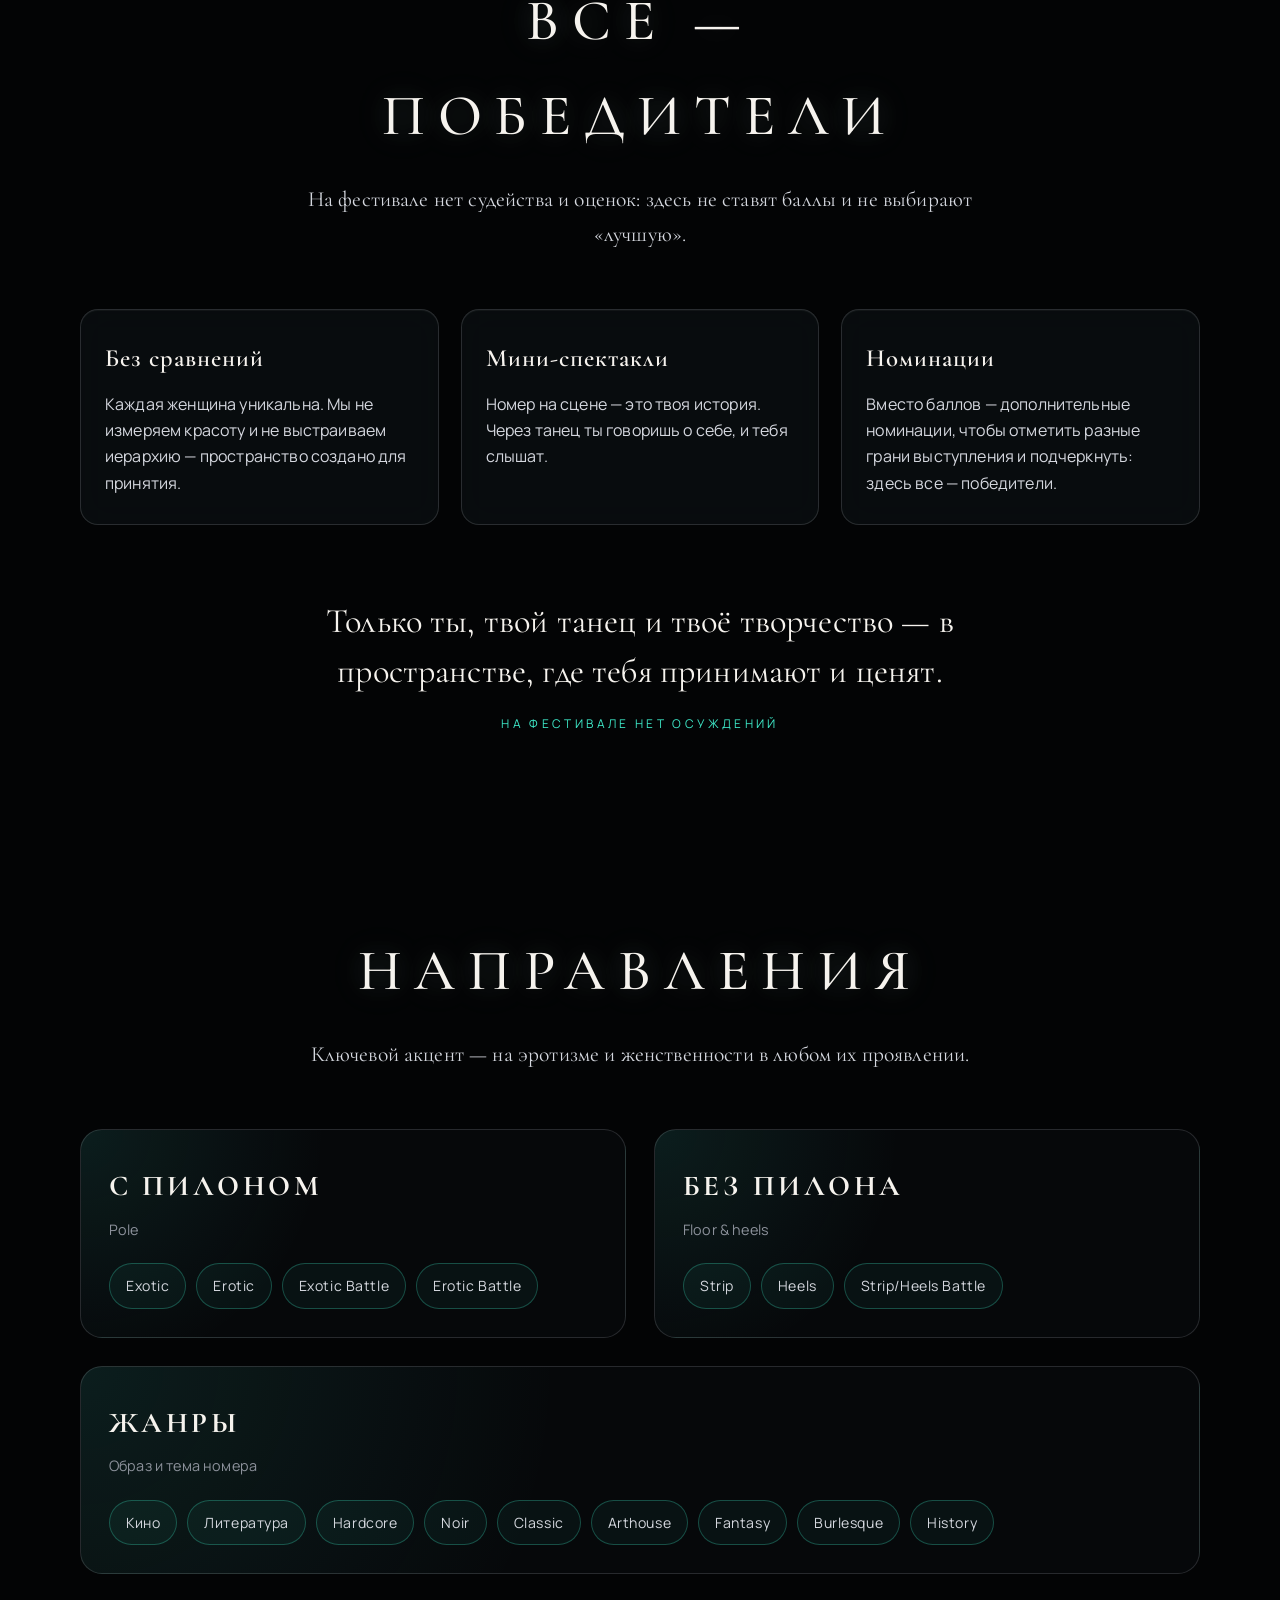
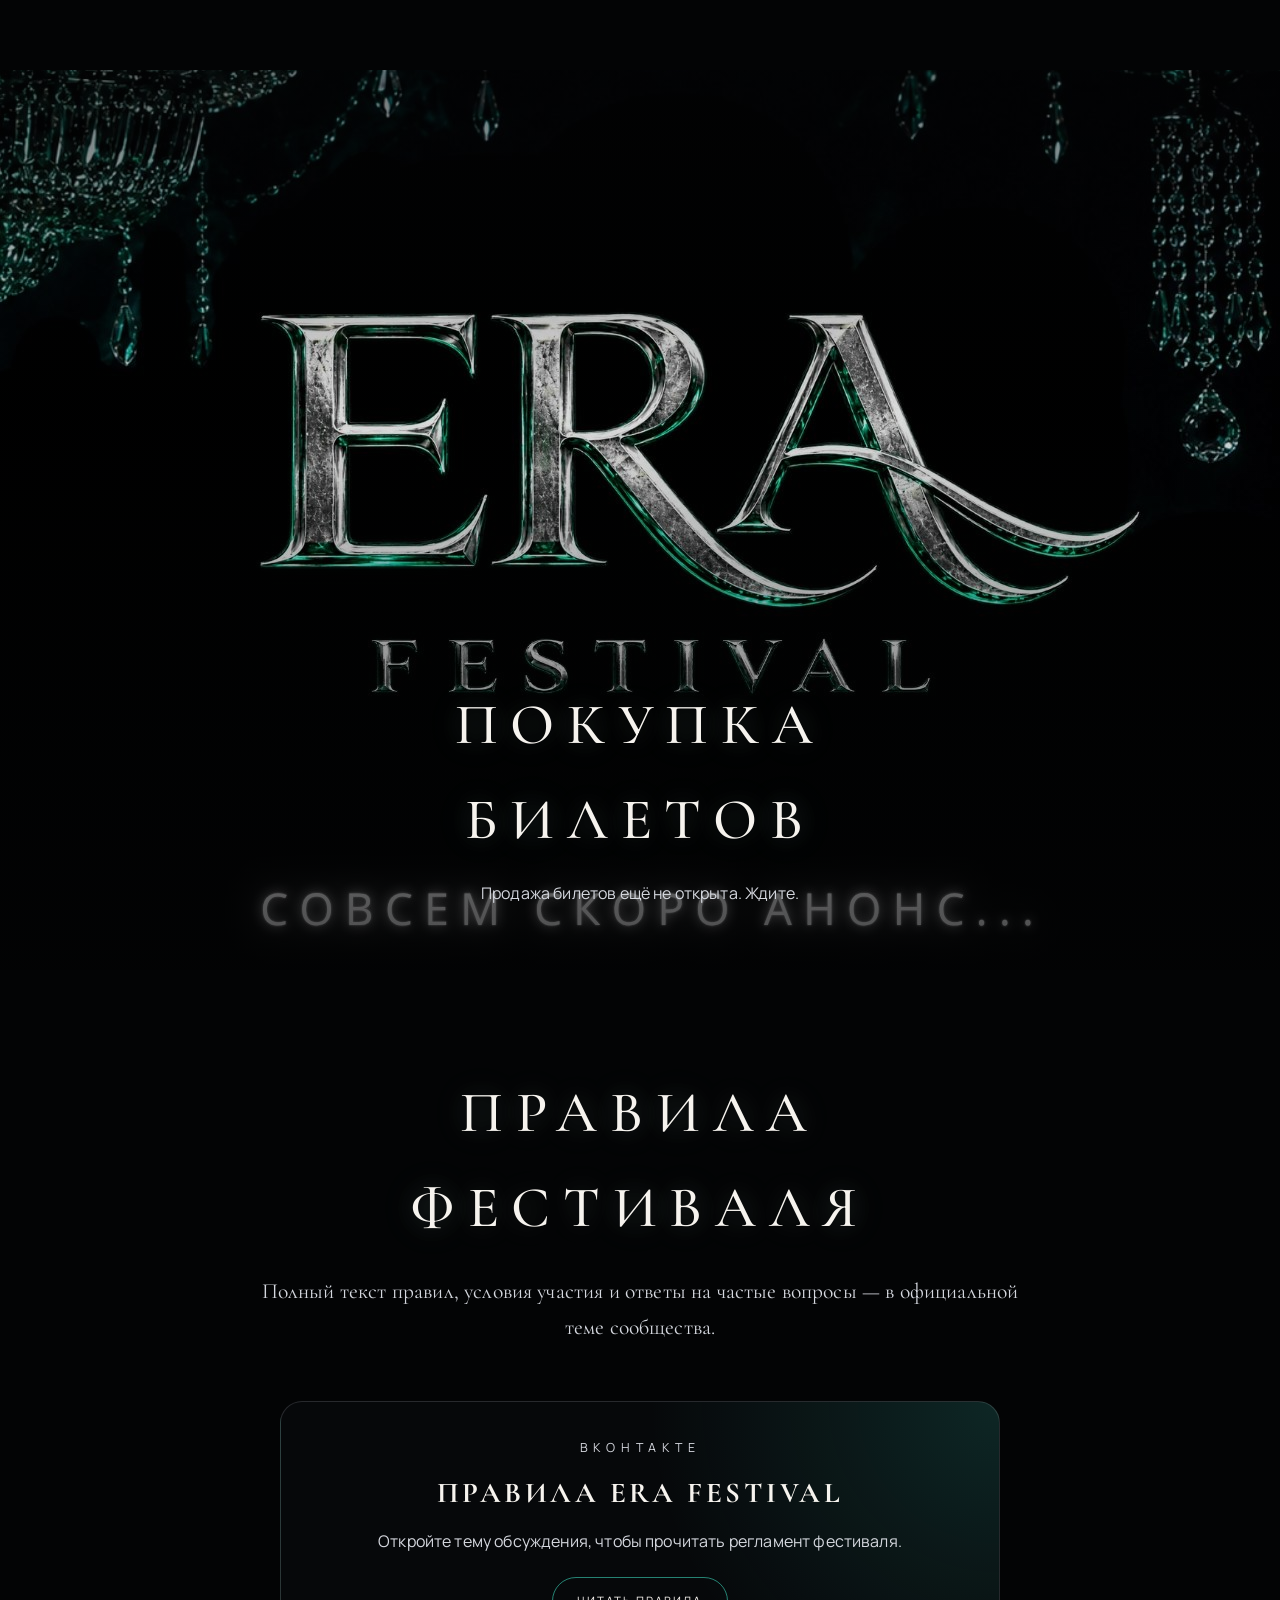
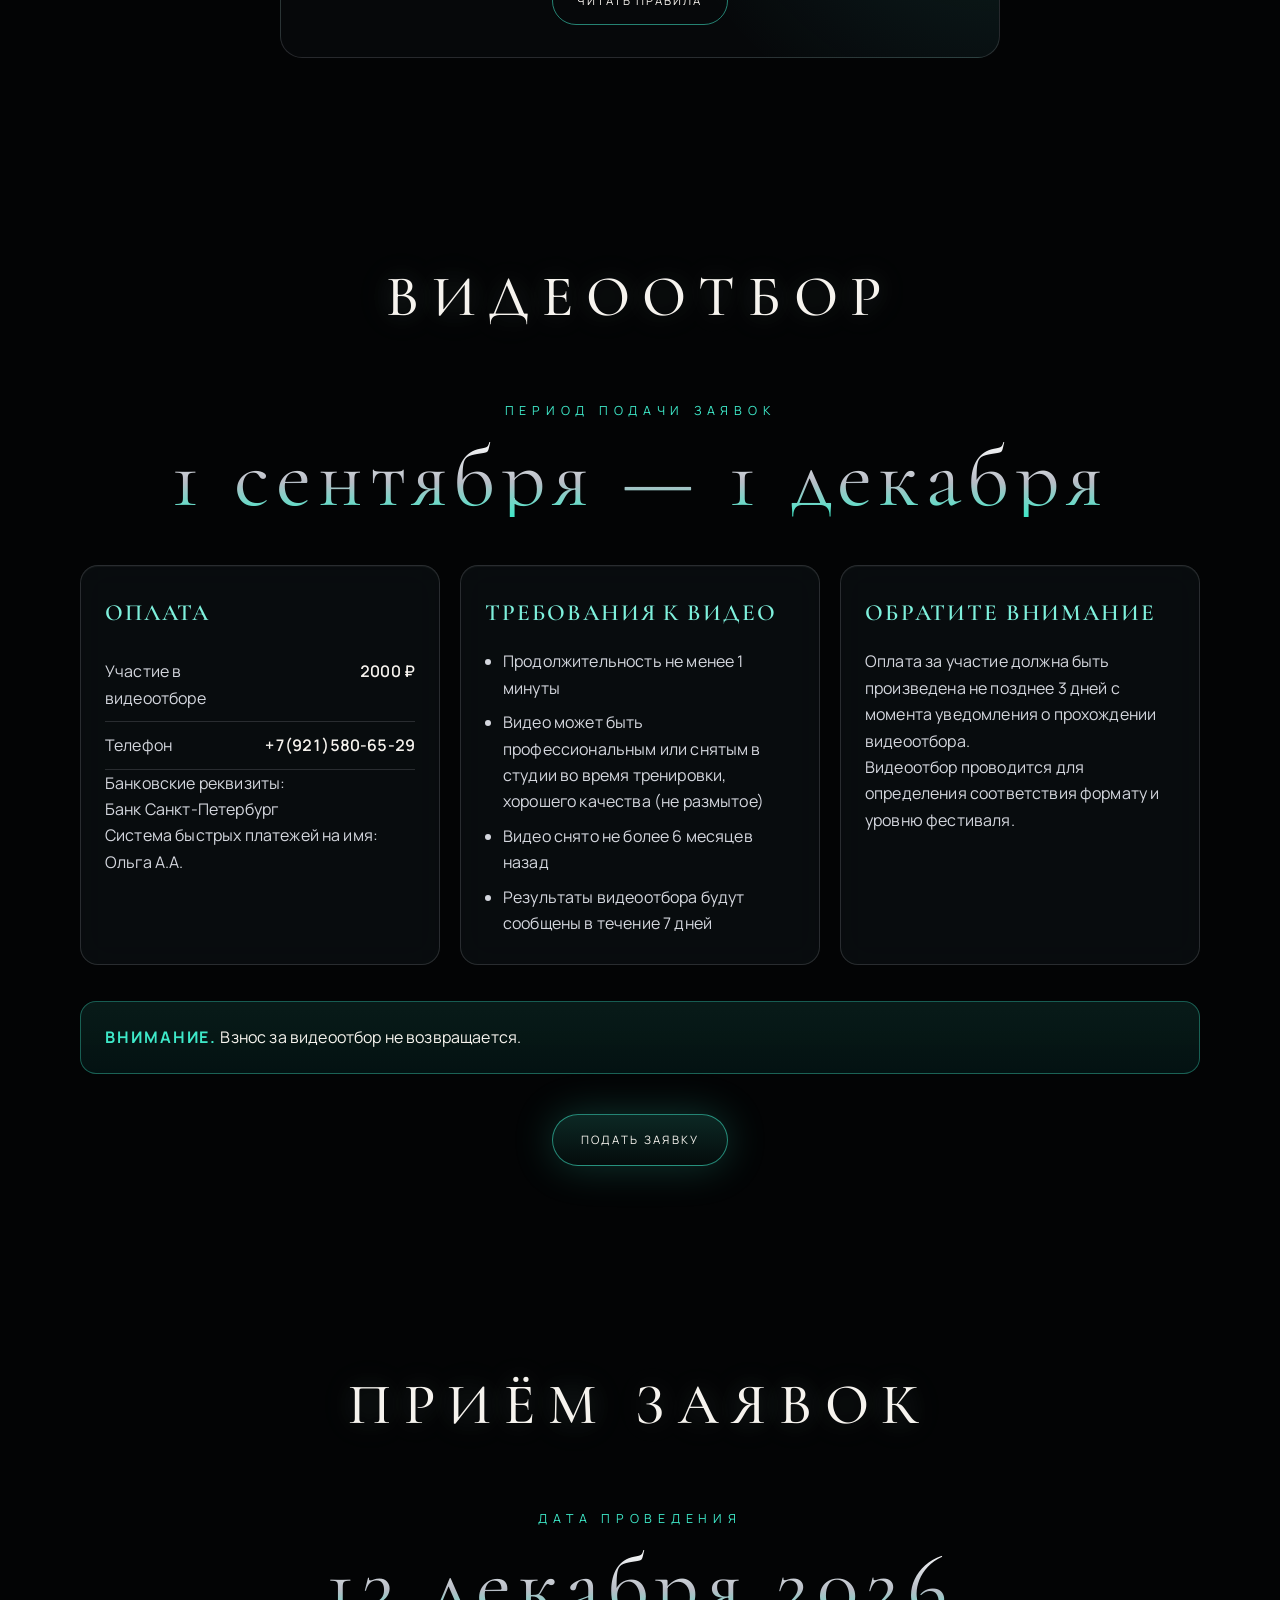
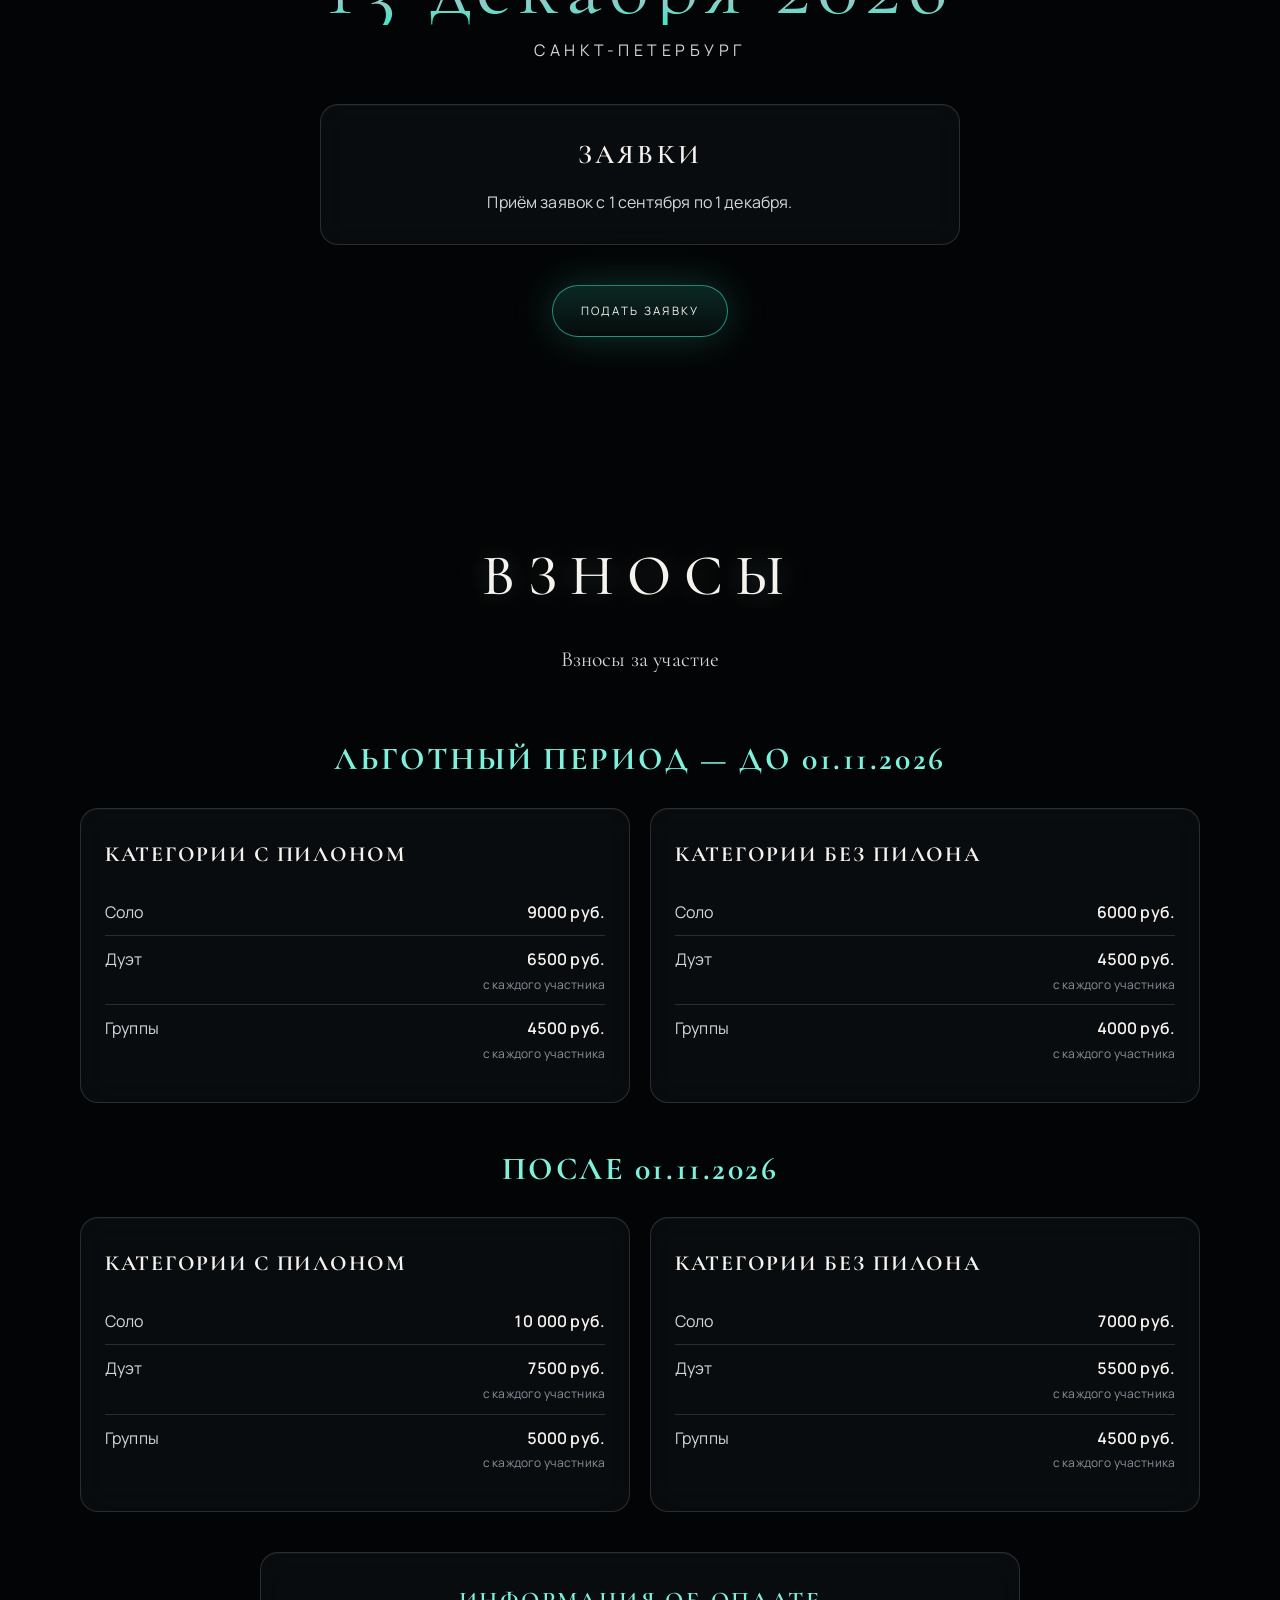
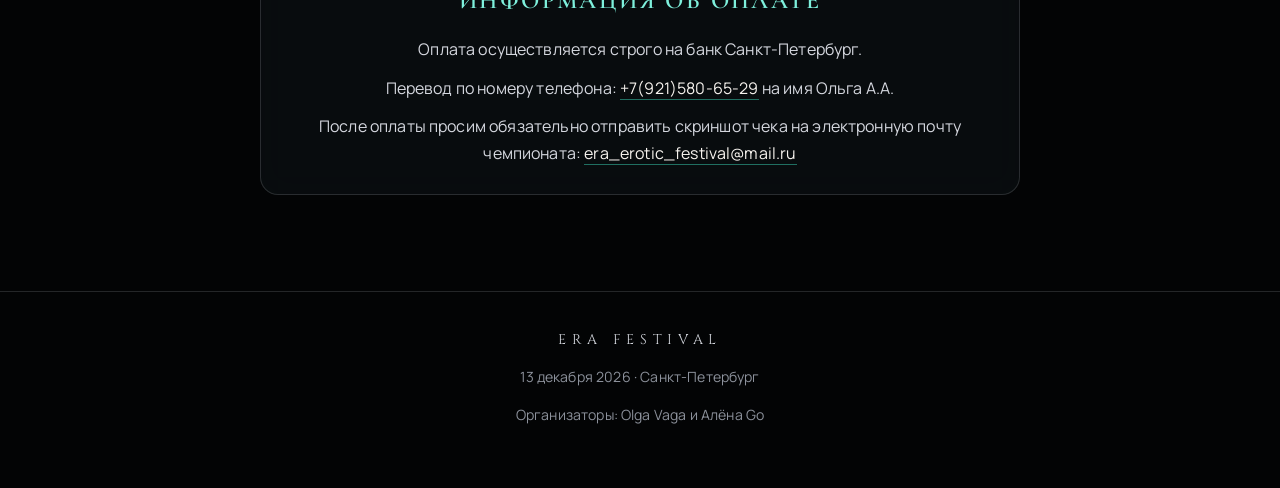
<file: video.html>
<!DOCTYPE html>
<html lang="ru">
<head>
  <meta charset="UTF-8">
  <meta http-equiv="refresh" content="0; url=index.html#video">
  <title>Видеоотбор — ERA Festival</title>
  <script>location.replace("index.html#video");</script>
</head>
<body></body>
</html>
</file>
<file: css/style.css>
:root {
  --bg: #030405;
  --bg-2: #080a0c;
  --bg-card: rgba(12, 16, 18, 0.72);
  --silver: #d4d7de;
  --silver-dim: #8c919b;
  --white: #f6f3ee;
  --teal: #3ee8c8;
  --teal-soft: #7ef0dc;
  --teal-2: #1aa89a;
  --teal-deep: #052e2c;
  --line: rgba(212, 215, 222, 0.16);
  --glow: 0 0 42px rgba(62, 232, 200, 0.22);
  --font-era: "Cinzel", serif;
  --font-display: "Cormorant Garamond", serif;
  --font-ui: "Manrope", sans-serif;
  --header-h: 84px;
  --radius: 18px;
}

*,
*::before,
*::after {
  box-sizing: border-box;
}

html {
  scroll-behavior: smooth;
  color-scheme: dark;
  scroll-padding-top: var(--header-h);
  overflow-x: clip;
}

html,
body {
  margin: 0;
  min-height: 100%;
  background: var(--bg);
  color: var(--white);
  font-family: var(--font-ui);
  font-size: 16px;
  line-height: 1.65;
  letter-spacing: 0.01em;
}

body {
  overflow-x: clip;
}

img,
video {
  max-width: 100%;
  display: block;
}

a {
  color: inherit;
  text-decoration: none;
}

button,
.btn {
  font-family: inherit;
}

.skip-link {
  position: absolute;
  left: 12px;
  top: -40px;
  z-index: 100;
  background: var(--teal);
  color: #041210;
  padding: 8px 14px;
  border-radius: 8px;
}

.skip-link:focus {
  top: 12px;
}

.grain,
.glow-orbs {
  pointer-events: none;
  position: fixed;
  inset: 0;
  z-index: 0;
}

.grain {
  opacity: 0.09;
  background-image: url("data:image/svg+xml,%3Csvg xmlns='http://www.w3.org/2000/svg' width='180' height='180'%3E%3Cfilter id='n'%3E%3CfeTurbulence type='fractalNoise' baseFrequency='.85' numOctaves='4' stitchTiles='stitch'/%3E%3C/filter%3E%3Crect width='180' height='180' filter='url(%23n)' opacity='.9'/%3E%3C/svg%3E");
}

.glow-orbs::before,
.glow-orbs::after {
  content: "";
  position: absolute;
  border-radius: 50%;
  filter: blur(80px);
}

.glow-orbs::before {
  width: 42vw;
  height: 42vw;
  top: -10%;
  left: -8%;
  background: rgba(26, 168, 154, 0.16);
}

.glow-orbs::after {
  width: 36vw;
  height: 36vw;
  right: -6%;
  bottom: 8%;
  background: rgba(62, 232, 200, 0.1);
}

.site-header,
main,
.site-footer {
  position: relative;
  z-index: 1;
}

.site-header {
  position: fixed;
  top: 0;
  left: 0;
  right: 0;
  height: var(--header-h);
  display: flex;
  align-items: center;
  justify-content: space-between;
  gap: 24px;
  padding: 0 32px;
  z-index: 20;
  transition: background 0.35s ease, border-color 0.35s ease, backdrop-filter 0.35s ease;
  border-bottom: 1px solid transparent;
  background: linear-gradient(180deg, rgba(3, 4, 5, 0.72), rgba(3, 4, 5, 0));
}

.site-header.is-scrolled {
  background: rgba(3, 4, 5, 0.78);
  backdrop-filter: blur(18px);
  border-bottom-color: var(--line);
}

.logo {
  display: flex;
  flex-direction: column;
  justify-content: center;
  gap: 2px;
  flex-shrink: 0;
  line-height: 1;
}

.logo-era {
  font-family: var(--font-era);
  font-size: 1.35rem;
  letter-spacing: 0.32em;
  background: linear-gradient(180deg, #f5f6f8 18%, #b7bcc4 52%, #3ee8c8 100%);
  -webkit-background-clip: text;
  background-clip: text;
  color: transparent;
}

.logo-fest {
  font-size: 0.58rem;
  letter-spacing: 0.48em;
  text-transform: uppercase;
  color: var(--silver-dim);
}

:focus-visible {
  outline: 1px solid var(--teal);
  outline-offset: 3px;
}

.nav {
  display: flex;
  align-items: center;
  gap: 8px 20px;
}

.nav a {
  position: relative;
  font-size: 0.78rem;
  letter-spacing: 0.16em;
  text-transform: uppercase;
  color: var(--silver);
  padding: 8px 0;
  transition: color 0.2s ease;
}

.nav a::after {
  content: "";
  position: absolute;
  left: 0;
  bottom: 0;
  width: 100%;
  height: 1px;
  background: linear-gradient(90deg, transparent, var(--teal), transparent);
  transform: scaleX(0);
  transition: transform 0.25s ease;
}

.nav a:hover,
.nav a.is-active {
  color: var(--white);
}

.nav a:hover::after,
.nav a.is-active::after {
  transform: scaleX(1);
}

.nav-toggle {
  display: none;
  width: 44px;
  height: 44px;
  border: 1px solid var(--line);
  background: transparent;
  color: var(--white);
  border-radius: 10px;
  cursor: pointer;
}

.nav-toggle span,
.nav-toggle span::before,
.nav-toggle span::after {
  display: block;
  width: 18px;
  height: 1.5px;
  background: var(--silver);
  position: relative;
  margin: 0 auto;
}

.nav-toggle span::before,
.nav-toggle span::after {
  content: "";
  position: absolute;
  left: 0;
}

.nav-toggle span::before {
  top: -6px;
}

.nav-toggle span::after {
  top: 6px;
}

.hero {
  min-height: 100vh;
  display: grid;
  align-items: end;
  justify-items: center;
  padding: calc(var(--header-h) + 32px) 24px 72px;
  position: relative;
  overflow: hidden;
}

.hero-media,
.hero-media video,
.hero-media img {
  position: absolute;
  inset: 0;
  width: 100%;
  height: 100%;
  object-fit: cover;
}

.hero-media video {
  transform: scale(1.06);
}

.hero-shade {
  position: absolute;
  inset: 0;
  background:
    radial-gradient(ellipse at center, rgba(3, 4, 5, 0.12) 0%, rgba(3, 4, 5, 0.45) 58%, rgba(3, 4, 5, 0.88) 100%),
    linear-gradient(180deg, rgba(3, 4, 5, 0.4) 0%, rgba(3, 4, 5, 0.12) 42%, rgba(3, 4, 5, 0.9) 100%);
}

.hero-content {
  position: relative;
  text-align: center;
  max-width: 920px;
}

.kicker {
  font-size: 0.78rem;
  letter-spacing: 0.46em;
  text-transform: uppercase;
  color: var(--teal);
  margin-bottom: 18px;
}

.era-title {
  font-family: var(--font-era);
  font-weight: 700;
  font-size: clamp(4.6rem, 14vw, 9.5rem);
  line-height: 0.86;
  letter-spacing: 0.12em;
  margin: 0;
  background: linear-gradient(180deg, #f7f8fa 10%, #b7bcc4 48%, #3ee8c8 100%);
  -webkit-background-clip: text;
  background-clip: text;
  color: transparent;
  filter: drop-shadow(0 10px 28px rgba(62, 232, 200, 0.2));
}

.era-sub {
  font-family: var(--font-era);
  letter-spacing: 0.72em;
  font-size: clamp(0.85rem, 2vw, 1.15rem);
  margin: 10px 0 28px;
  color: var(--silver);
}

.hero-lead {
  font-family: var(--font-display);
  font-size: clamp(1.35rem, 3vw, 2rem);
  color: var(--white);
  margin: 0 0 18px;
}

.hero-meta {
  color: var(--silver);
  letter-spacing: 0.18em;
  text-transform: uppercase;
  font-size: 0.82rem;
  margin-bottom: 36px;
}

.hero-actions {
  display: flex;
  justify-content: center;
  gap: 16px;
  flex-wrap: wrap;
}

.btn {
  display: inline-flex;
  align-items: center;
  justify-content: center;
  min-height: 52px;
  padding: 0 28px;
  border-radius: 999px;
  border: 1px solid rgba(62, 232, 200, 0.55);
  background: linear-gradient(180deg, rgba(62, 232, 200, 0.16), rgba(62, 232, 200, 0.04));
  color: var(--white);
  letter-spacing: 0.2em;
  text-transform: uppercase;
  font-size: 0.72rem;
  cursor: pointer;
  transition: transform 0.2s ease, box-shadow 0.2s ease, background 0.2s ease;
  box-shadow: var(--glow);
}

.btn:hover {
  transform: translateY(-2px);
  background: linear-gradient(180deg, rgba(62, 232, 200, 0.28), rgba(62, 232, 200, 0.08));
  box-shadow: 0 0 56px rgba(62, 232, 200, 0.35);
}

.btn-ghost {
  background: transparent;
  box-shadow: none;
  border-color: var(--line);
}

.btn-ghost:hover {
  border-color: rgba(62, 232, 200, 0.45);
}

.btn[disabled],
.btn.is-disabled {
  opacity: 0.85;
}

.section {
  padding: 96px 24px;
}

.section.tight {
  padding-top: 0;
}

.wrap {
  width: min(1120px, 100%);
  margin: 0 auto;
}

.section-head {
  text-align: center;
  max-width: 760px;
  margin: 0 auto 56px;
}

.section-head.is-left {
  text-align: left;
  margin: 0 0 28px;
  max-width: none;
}

.section-head.is-left .ornament {
  margin: 18px 0 0;
  justify-content: flex-start;
}

.section-head.is-left .section-title {
  letter-spacing: 0.14em;
}

.section-title {
  font-family: var(--font-display);
  font-weight: 500;
  font-size: clamp(2.2rem, 5vw, 3.6rem);
  letter-spacing: 0.22em;
  text-transform: uppercase;
  margin: 0 0 18px;
  text-shadow: 0 0 28px rgba(255, 255, 255, 0.18), 0 0 48px rgba(62, 232, 200, 0.16);
}

.lede {
  font-family: var(--font-display);
  font-size: 1.35rem;
  color: var(--silver);
  margin: 0;
}

.ornament {
  display: flex;
  align-items: center;
  justify-content: center;
  gap: 14px;
  margin: 28px auto 0;
  width: min(280px, 70%);
}

.ornament::before,
.ornament::after {
  content: "";
  flex: 1;
  height: 1px;
  background: linear-gradient(90deg, transparent, var(--teal), transparent);
  opacity: 0.7;
}

.ornament i {
  width: 7px;
  height: 7px;
  border: 1px solid var(--teal);
  transform: rotate(45deg);
  display: block;
  box-shadow: 0 0 12px var(--teal);
}

.prose {
  font-size: 1.05rem;
  color: var(--silver);
  max-width: 68ch;
}

.prose p {
  margin: 0 0 1.1em;
}

.prose strong {
  color: var(--white);
  font-weight: 600;
}

.split {
  display: grid;
  grid-template-columns: 1.05fr 0.95fr;
  gap: 56px;
  align-items: center;
}

.split img {
  width: 100%;
  border-radius: 24px;
  border: 1px solid var(--line);
  box-shadow: var(--glow), 0 20px 60px rgba(0, 0, 0, 0.45);
}

.principles {
  display: grid;
  grid-template-columns: repeat(3, 1fr);
  gap: 22px;
}

.card {
  background: var(--bg-card);
  border: 1px solid var(--line);
  border-radius: var(--radius);
  padding: 28px 24px;
  backdrop-filter: blur(16px);
  box-shadow: inset 0 1px 0 rgba(255, 255, 255, 0.04);
}

.card h3 {
  font-family: var(--font-display);
  font-size: 1.55rem;
  font-weight: 600;
  letter-spacing: 0.04em;
  margin: 0 0 12px;
}

.card p {
  margin: 0;
  color: var(--silver);
}

.quote {
  margin: 72px auto 0;
  max-width: 820px;
  text-align: center;
  font-family: var(--font-display);
  font-size: clamp(1.5rem, 3vw, 2.15rem);
  line-height: 1.45;
  color: var(--white);
}

.quote span {
  display: block;
  margin-top: 18px;
  font-family: var(--font-ui);
  font-size: 0.75rem;
  letter-spacing: 0.28em;
  text-transform: uppercase;
  color: var(--teal);
}

.prose.centered {
  margin-inline: auto;
}

.directions {
  display: grid;
  grid-template-columns: 1fr 1fr;
  gap: 28px;
}

.dir-col--genres {
  grid-column: 1 / -1;
}

.dir-col {
  padding: 32px 28px 28px;
  border-radius: 22px;
  border: 1px solid var(--line);
  background:
    radial-gradient(circle at top left, rgba(62, 232, 200, 0.1), transparent 42%),
    rgba(8, 10, 12, 0.75);
}

.dir-col h3 {
  font-family: var(--font-display);
  font-size: 1.8rem;
  letter-spacing: 0.12em;
  text-transform: uppercase;
  margin: 0 0 8px;
}

.dir-col .hint {
  color: var(--silver-dim);
  font-size: 0.9rem;
  margin: 0 0 22px;
}

.chips {
  display: flex;
  flex-wrap: wrap;
  gap: 10px;
}

.chip {
  border: 1px solid rgba(62, 232, 200, 0.28);
  color: var(--silver);
  border-radius: 999px;
  padding: 10px 16px;
  font-size: 0.88rem;
  letter-spacing: 0.04em;
  background: rgba(62, 232, 200, 0.05);
}

.rules-card {
  display: block;
  max-width: 720px;
  margin: 0 auto;
  padding: 36px 32px 32px;
  border-radius: 22px;
  border: 1px solid var(--line);
  background:
    radial-gradient(circle at top right, rgba(62, 232, 200, 0.14), transparent 46%),
    rgba(8, 10, 12, 0.75);
  text-decoration: none;
  color: inherit;
  text-align: center;
  transition: transform 0.25s ease, border-color 0.25s ease, box-shadow 0.25s ease;
}

.rules-card:hover {
  transform: translateY(-4px);
  border-color: rgba(62, 232, 200, 0.45);
  box-shadow: 0 18px 48px rgba(0, 0, 0, 0.35), 0 0 32px rgba(62, 232, 200, 0.12);
}

.rules-card .kicker {
  margin-bottom: 10px;
}

.rules-card h3 {
  font-family: var(--font-display);
  font-size: 1.8rem;
  letter-spacing: 0.12em;
  text-transform: uppercase;
  margin: 0 0 12px;
}

.rules-card p {
  margin: 0 0 22px;
  color: var(--silver);
}

.rules-card__action {
  display: inline-flex;
  align-items: center;
  justify-content: center;
  min-height: 48px;
  padding: 0 24px;
  border-radius: 999px;
  border: 1px solid rgba(62, 232, 200, 0.55);
  color: var(--white);
  letter-spacing: 0.18em;
  text-transform: uppercase;
  font-size: 0.72rem;
}

.portals {
  display: grid;
  grid-template-columns: repeat(4, 1fr);
  gap: 18px;
}

.portal {
  display: block;
  border-radius: 16px;
  overflow: hidden;
  border: 1px solid var(--line);
  position: relative;
  transform: translateY(0);
  transition: transform 0.25s ease, box-shadow 0.25s ease, border-color 0.25s ease;
}

.portal img {
  width: 100%;
  height: 180px;
  object-fit: cover;
}

.portal:hover {
  transform: translateY(-6px);
  border-color: rgba(62, 232, 200, 0.5);
  box-shadow: var(--glow);
}

.inner-hero {
  min-height: 36vh;
  display: grid;
  place-items: center;
  text-align: center;
  padding: calc(var(--header-h) + 36px) 24px 40px;
  position: relative;
  overflow: hidden;
  background: #030405 url("../images/head.jpg") center top / cover no-repeat;
}

.inner-hero::before {
  content: "";
  position: absolute;
  inset: 0;
  background:
    radial-gradient(ellipse at 50% 0%, rgba(62, 232, 200, 0.16), transparent 46%),
    linear-gradient(180deg, rgba(3, 4, 5, 0.7) 0%, rgba(3, 4, 5, 0.55) 45%, var(--bg));
}

.inner-hero.is-empty {
  min-height: 88vh;
}

.inner-hero h1 {
  position: relative;
  z-index: 1;
  font-family: var(--font-display);
  font-size: clamp(2.4rem, 6vw, 4.4rem);
  letter-spacing: 0.28em;
  text-transform: uppercase;
  margin: 0;
  text-shadow: 0 0 32px rgba(255, 255, 255, 0.28), 0 0 60px rgba(62, 232, 200, 0.18);
}

.event-date.spaced {
  margin-bottom: 48px;
}

.stack-gap {
  margin-top: 16px;
}

.banner-frame {
  width: min(1080px, 100%);
  margin: 0 auto 48px;
  border-radius: 20px;
  overflow: hidden;
  border: 1px solid var(--line);
  box-shadow: var(--glow);
}

.banner-frame img {
  width: 100%;
  height: auto;
  max-height: 420px;
  object-fit: cover;
}

.info-thumb {
  width: 100%;
  height: 140px;
  object-fit: cover;
  border-radius: 12px;
  margin-bottom: 18px;
}

.apply-card {
  max-width: 640px;
  margin: 0 auto;
  text-align: center;
}

.apply-card h3 {
  font-family: var(--font-display);
  font-size: 1.7rem;
  letter-spacing: 0.12em;
  text-transform: uppercase;
  margin: 0 0 12px;
}

.apply-card p {
  margin: 0;
  color: var(--silver);
}

.event-date .period {
  font-size: clamp(2rem, 5vw, 3.4rem);
}

.fee-period {
  margin-bottom: 40px;
}

.fee-period h3 {
  font-family: var(--font-display);
  font-size: clamp(1.4rem, 3vw, 2rem);
  letter-spacing: 0.08em;
  text-transform: uppercase;
  text-align: center;
  margin: 0 0 22px;
  color: var(--teal-soft);
}

.fees-grid {
  display: grid;
  grid-template-columns: 1fr 1fr;
  gap: 20px;
}

.fees-grid h4 {
  font-family: var(--font-display);
  font-size: 1.35rem;
  letter-spacing: 0.08em;
  text-transform: uppercase;
  margin: 0 0 16px;
}

.pay-line b span {
  display: block;
  font-weight: 400;
  font-size: 0.75rem;
  color: var(--silver-dim);
  margin-top: 2px;
}

.pay-info {
  max-width: 760px;
  margin: 8px auto 0;
  text-align: center;
}

.pay-info h3 {
  font-family: var(--font-display);
  font-size: 1.5rem;
  letter-spacing: 0.1em;
  text-transform: uppercase;
  margin: 0 0 16px;
  color: var(--teal-soft);
}

.pay-info p {
  margin: 0 0 12px;
}

.pay-info p:last-child {
  margin-bottom: 0;
}

.pay-info a {
  color: var(--white);
  border-bottom: 1px solid rgba(62, 232, 200, 0.45);
}

.info-grid {
  display: grid;
  grid-template-columns: repeat(3, 1fr);
  gap: 20px;
}

.info-card h3 {
  font-family: var(--font-display);
  font-size: 1.45rem;
  letter-spacing: 0.08em;
  text-transform: uppercase;
  margin: 0 0 16px;
  color: var(--teal-soft);
}

.info-card ul,
.info-card p {
  margin: 0;
  color: var(--silver);
}

.info-card ul {
  padding-left: 18px;
}

.info-card li + li {
  margin-top: 8px;
}

.pay-line {
  display: grid;
  grid-template-columns: 1fr auto;
  align-items: start;
  gap: 16px;
  padding: 10px 0;
  border-bottom: 1px solid var(--line);
  color: var(--silver);
}

.pay-line:last-child {
  border-bottom: 0;
}

.pay-line b {
  color: var(--white);
  font-weight: 600;
  text-align: right;
  min-width: 8.5em;
  font-variant-numeric: tabular-nums;
}

.alert {
  margin-top: 36px;
  padding: 22px 24px;
  border-radius: 16px;
  border: 1px solid rgba(62, 232, 200, 0.35);
  background: linear-gradient(180deg, rgba(62, 232, 200, 0.1), rgba(5, 46, 44, 0.35));
  color: var(--white);
}

.alert strong {
  letter-spacing: 0.12em;
  text-transform: uppercase;
  color: var(--teal);
}

.cta-row {
  margin-top: 40px;
  display: flex;
  justify-content: center;
}

.tickets-screen {
  position: relative;
  min-height: 100vh;
  display: grid;
  align-items: end;
  justify-items: center;
  overflow: hidden;
  padding: calc(var(--header-h) + 24px) 24px 64px;
}

.tickets-screen__media,
.tickets-screen__media img {
  position: absolute;
  inset: 0;
  width: 100%;
  height: 100%;
  object-fit: cover;
}

.tickets-screen__shade {
  position: absolute;
  inset: 0;
  background:
    linear-gradient(180deg, rgba(3, 4, 5, 0.55) 0%, rgba(3, 4, 5, 0.12) 38%, rgba(3, 4, 5, 0.72) 100%);
}

.tickets-screen__content {
  position: relative;
  z-index: 1;
  text-align: center;
  max-width: 720px;
}

.tickets-screen__content .section-title {
  margin-bottom: 12px;
}

.tickets-screen__content p {
  margin: 0;
  color: var(--silver);
}

.empty-state {
  min-height: 28vh;
  display: grid;
  place-items: center;
  text-align: center;
  color: var(--silver-dim);
  border: 1px dashed var(--line);
  border-radius: 22px;
  padding: 64px 24px;
}

.event-date {
  text-align: center;
  margin-bottom: 40px;
}

.event-date .day {
  font-family: var(--font-display);
  font-size: clamp(3rem, 8vw, 5.4rem);
  line-height: 0.9;
  letter-spacing: 0.08em;
  margin: 0;
  background: linear-gradient(180deg, #fff, #b8bdc6 55%, var(--teal));
  -webkit-background-clip: text;
  background-clip: text;
  color: transparent;
}

.event-date .place {
  margin-top: 12px;
  letter-spacing: 0.28em;
  text-transform: uppercase;
  color: var(--silver);
}

.site-footer {
  border-top: 1px solid var(--line);
  padding: 36px 24px 48px;
  text-align: center;
  color: var(--silver-dim);
  font-size: 0.88rem;
}

.site-footer .brand {
  font-family: var(--font-era);
  letter-spacing: 0.4em;
  color: var(--silver);
  margin-bottom: 8px;
}

dialog.modal {
  border: 1px solid rgba(62, 232, 200, 0.35);
  border-radius: 22px;
  padding: 0;
  background: #0b0e10;
  color: var(--white);
  width: min(440px, calc(100% - 32px));
  box-shadow: var(--glow);
}

dialog.apply-modal {
  width: min(560px, calc(100% - 24px));
  max-height: min(92vh, 900px);
  overflow: auto;
}

dialog.modal::backdrop {
  background: rgba(0, 0, 0, 0.72);
}

.modal-inner {
  padding: 36px 28px 28px;
  text-align: center;
}

.modal-inner h2 {
  font-family: var(--font-display);
  letter-spacing: 0.18em;
  text-transform: uppercase;
  margin: 0 0 10px;
}

.modal-inner p {
  color: var(--silver);
  margin: 0 0 24px;
}

.apply-form {
  padding: 28px 24px 24px;
  text-align: left;
}

.apply-form h2 {
  font-family: var(--font-display);
  letter-spacing: 0.16em;
  text-transform: uppercase;
  text-align: center;
  margin: 0 0 10px;
}

.form-lead,
.form-hint {
  color: var(--silver-dim);
  font-size: 0.9rem;
  margin: 0 0 20px;
}

.form-hint {
  margin: -8px 0 18px;
}

.form-legal {
  margin: 16px 0 0;
  font-size: 0.72rem;
  line-height: 1.45;
  color: var(--silver-dim);
  text-align: center;
  letter-spacing: 0.01em;
}

.apply-form label {
  display: block;
  margin-bottom: 14px;
}

.apply-form label span {
  display: block;
  margin-bottom: 6px;
  font-size: 0.78rem;
  letter-spacing: 0.08em;
  text-transform: uppercase;
  color: var(--silver);
}

.apply-form input:not([type="checkbox"]),
.apply-form select {
  width: 100%;
  min-height: 46px;
  padding: 10px 12px;
  border-radius: 12px;
  border: 1px solid var(--line);
  background: rgba(8, 10, 12, 0.9);
  color: var(--white);
  font-family: inherit;
  font-size: 1rem;
}

.apply-form input:not([type="checkbox"]):focus,
.apply-form select:focus {
  outline: 1px solid var(--teal);
  border-color: rgba(62, 232, 200, 0.55);
}

.apply-form label.check-field {
  display: flex;
  align-items: flex-start;
  gap: 10px;
  margin: 4px 0 18px;
  font-size: 0.95rem;
  line-height: 1.4;
  cursor: pointer;
}

.apply-form .check-field input[type="checkbox"] {
  appearance: none;
  -webkit-appearance: none;
  box-sizing: border-box;
  width: 1.05em;
  min-width: 1.05em;
  max-width: 1.05em;
  height: 1.05em;
  min-height: 1.05em;
  margin: calc((1.4em - 1.05em) / 2) 0 0;
  padding: 0;
  border: 1.5px solid rgba(62, 232, 200, 0.55);
  border-radius: 3px;
  background: rgba(8, 10, 12, 0.9);
  box-shadow: none;
  flex: 0 0 1.05em;
  display: grid;
  place-items: center;
  cursor: pointer;
}

.apply-form .check-field input[type="checkbox"]:checked {
  background: var(--teal);
  border-color: var(--teal);
}

.apply-form .check-field input[type="checkbox"]:checked::after {
  content: "";
  width: 0.42em;
  height: 0.22em;
  border: 0.12em solid #041210;
  border-top: 0;
  border-right: 0;
  transform: translateY(-0.05em) rotate(-45deg);
}

.apply-form .check-field input[type="checkbox"]:focus {
  outline: 1px solid var(--teal);
  border-color: var(--teal);
}

.apply-form label.check-field span {
  display: inline;
  flex: 1 1 auto;
  margin: 0;
  padding: 0;
  font-size: inherit;
  line-height: inherit;
  letter-spacing: 0;
  text-transform: none;
  color: var(--silver);
}

.apply-form .check-field a {
  color: var(--teal-soft);
  text-decoration: underline;
  text-underline-offset: 3px;
}

.form-row {
  display: grid;
  grid-template-columns: 1fr 1fr;
  gap: 12px;
}

.file-field {
  position: relative;
}

.file-field input[type="file"] {
  position: absolute;
  inset: 0;
  opacity: 0;
  cursor: pointer;
}

.file-drop {
  display: grid;
  place-items: center;
  min-height: 72px;
  padding: 12px;
  border: 1px dashed rgba(62, 232, 200, 0.35);
  border-radius: 12px;
  color: var(--silver);
  text-align: center;
  text-transform: none;
  letter-spacing: 0;
  font-size: 0.92rem !important;
}

.file-progress {
  display: flex;
  align-items: center;
  gap: 12px;
  margin: -6px 0 18px;
}

.file-progress[hidden] {
  display: none;
}

.file-spinner {
  width: 18px;
  height: 18px;
  flex-shrink: 0;
  border: 2px solid rgba(62, 232, 200, 0.2);
  border-top-color: var(--teal);
  border-radius: 50%;
  animation: spin 0.8s linear infinite;
}

.file-progress.is-ready .file-spinner {
  animation: none;
  border-color: var(--teal);
  background: var(--teal);
}

.file-progress.is-error .file-spinner {
  animation: none;
  border-color: #ffb4b4;
}

.file-progress__track {
  flex: 1;
  height: 6px;
  border-radius: 99px;
  background: rgba(255, 255, 255, 0.08);
  overflow: hidden;
}

.file-progress__bar {
  width: 0;
  height: 100%;
  border-radius: 99px;
  background: linear-gradient(90deg, var(--teal-2), var(--teal));
  transition: width 0.2s ease;
}

.file-progress__label {
  margin: 0;
  min-width: 3.2em;
  font-size: 0.82rem;
  color: var(--silver);
  text-align: right;
}

@keyframes spin {
  to { transform: rotate(360deg); }
}

.form-error {
  color: #ffb4b4;
  margin: 0 0 12px;
}

.form-ok {
  color: var(--teal-soft);
  margin: 0 0 12px;
}

.form-actions {
  display: flex;
  flex-wrap: wrap;
  gap: 12px;
  justify-content: center;
  margin-top: 8px;
}

.form-actions .btn[disabled] {
  opacity: 0.55;
  pointer-events: none;
}

.form-actions .btn[hidden] {
  display: none !important;
}

.reveal {
  opacity: 0;
  transform: translateY(18px);
  animation: rise 0.9s ease forwards;
}

.delay-1 { animation-delay: 0.12s; }
.delay-2 { animation-delay: 0.24s; }
.delay-3 { animation-delay: 0.36s; }

@keyframes rise {
  to {
    opacity: 1;
    transform: none;
  }
}

@media (max-width: 980px) {
  .principles,
  .directions,
  .portals,
  .info-grid,
  .fees-grid,
  .split {
    grid-template-columns: 1fr;
  }

  .portals {
    grid-template-columns: 1fr 1fr;
  }

  .nav-toggle {
    display: grid;
    place-items: center;
  }

  .nav {
    position: fixed;
    inset: var(--header-h) 16px auto;
    display: none;
    flex-direction: column;
    align-items: stretch;
    padding: 16px;
    background: rgba(6, 8, 10, 0.96);
    border: 1px solid var(--line);
    border-radius: 16px;
    gap: 4px;
  }

  .nav.is-open {
    display: flex;
  }

  .nav a {
    padding: 12px 8px;
  }

  .site-header {
    padding: 0 16px;
  }

  .logo-era {
    font-size: 1.15rem;
  }

  .hero {
    min-height: 0;
    display: flex;
    flex-direction: column;
    align-items: stretch;
    justify-content: flex-start;
    padding: calc(var(--header-h) + 8px) 0 36px;
    overflow: visible;
  }

  .hero-media,
  .hero-media video,
  .hero-media img {
    position: relative;
    inset: auto;
    width: 100%;
    height: auto;
    max-height: none;
    object-fit: contain;
  }

  .hero-shade {
    display: none;
  }

  .hero-content {
    padding: 4px 20px 0;
  }

  .kicker {
    letter-spacing: 0.12em;
  }

  .hero-meta {
    letter-spacing: 0.08em;
  }

  .tickets-screen {
    min-height: 0;
    display: flex;
    flex-direction: column;
    align-items: stretch;
    justify-content: flex-start;
    padding: calc(var(--header-h) + 8px) 0 40px;
    overflow: visible;
  }

  .tickets-screen__media,
  .tickets-screen__media img {
    position: relative;
    inset: auto;
    width: 100%;
    height: auto;
    object-fit: contain;
  }

  .tickets-screen__shade {
    display: none;
  }

  .tickets-screen__content {
    padding: 16px 20px 0;
  }

  .tickets-screen__content .section-title {
    letter-spacing: 0.12em;
  }
}

@media (max-width: 640px) {
  .portals {
    grid-template-columns: 1fr;
  }

  .era-sub {
    letter-spacing: 0.4em;
  }

  .section {
    padding: 72px 16px;
  }

  .inner-hero h1 {
    letter-spacing: 0.14em;
  }

  .form-row {
    grid-template-columns: 1fr;
  }

  .rules-card {
    padding: 28px 18px 24px;
  }

  .apply-form {
    padding: 22px 16px 18px;
  }
}

@media (prefers-reduced-motion: reduce) {
  html { scroll-behavior: auto; }
  .reveal,
  .hero-media video {
    animation: none;
    transform: none;
    opacity: 1;
  }
}
</file>
